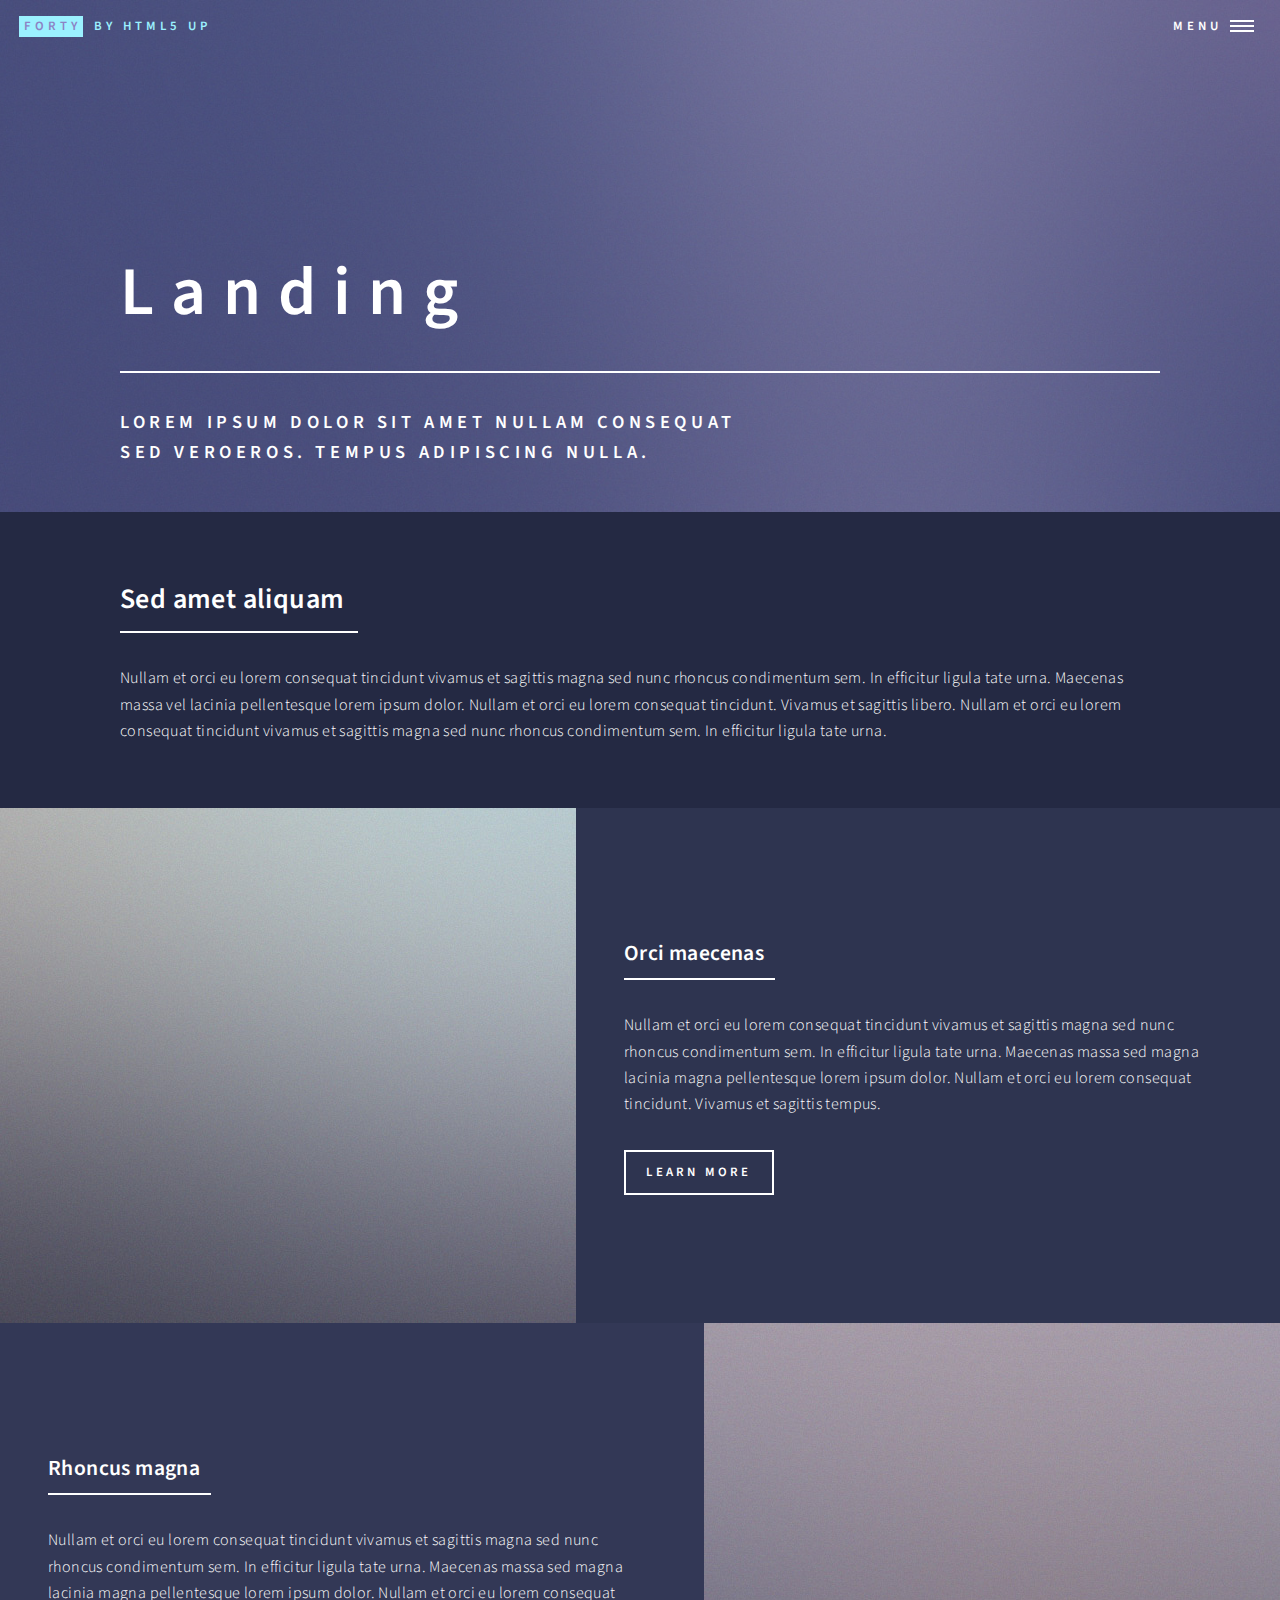
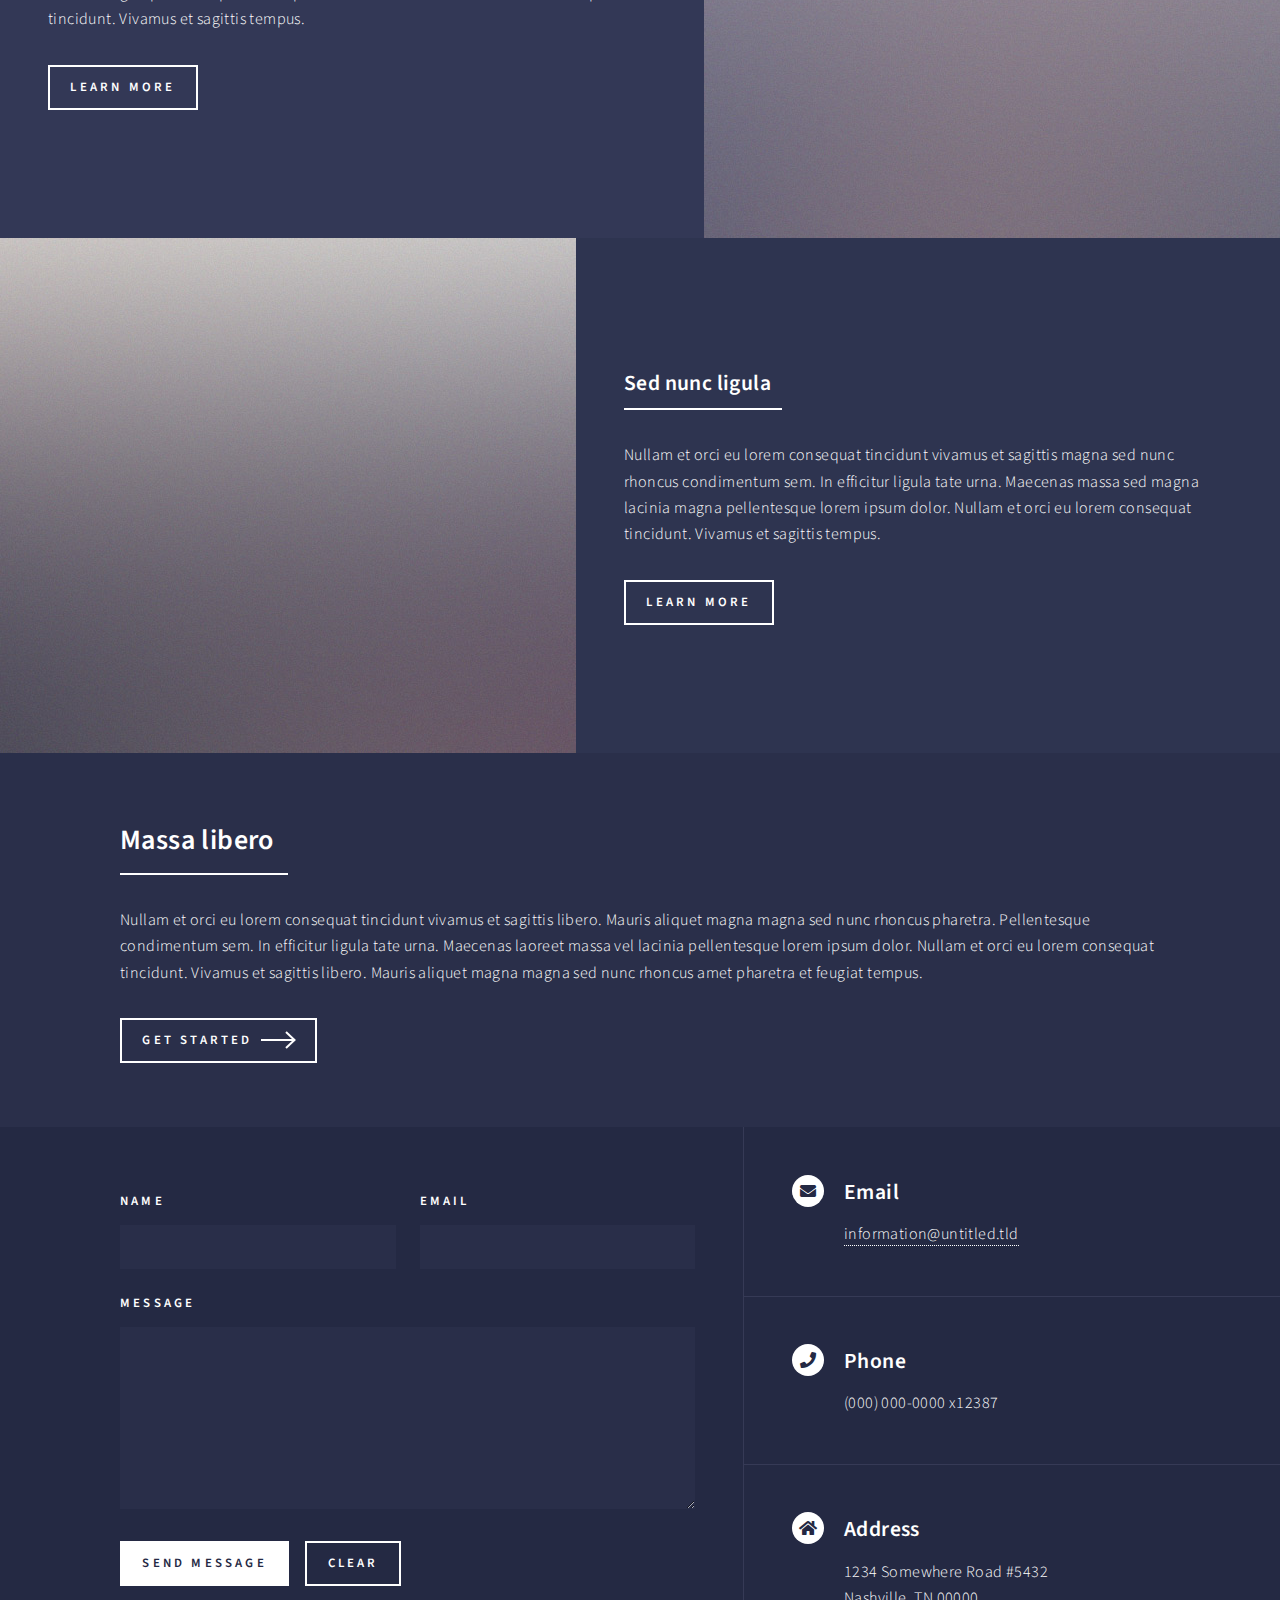
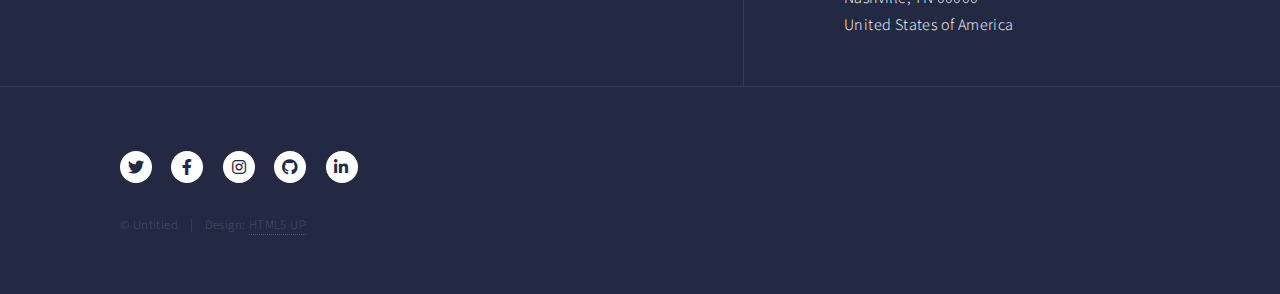
<file: cause copy.html>
<!DOCTYPE HTML>
<!--
	Forty by HTML5 UP
	html5up.net | @ajlkn
	Free for personal and commercial use under the CCA 3.0 license (html5up.net/license)
-->
<html>
	<head>
		<title>Landing - Forty by HTML5 UP</title>
		<meta charset="utf-8" />
		<meta name="viewport" content="width=device-width, initial-scale=1, user-scalable=no" />
		<link rel="stylesheet" href="assets/css/main.css" />
		<noscript><link rel="stylesheet" href="assets/css/noscript.css" /></noscript>
	</head>
	<body class="is-preload">

		<!-- Wrapper -->
			<div id="wrapper">

				<!-- Header -->
				<!-- Note: The "styleN" class below should match that of the banner element. -->
					<header id="header" class="alt style2">
						<a href="index.html" class="logo"><strong>Forty</strong> <span>by HTML5 UP</span></a>
						<nav>
							<a href="#menu">Menu</a>
						</nav>
					</header>

				<!-- Menu -->
					<nav id="menu">
						<ul class="links">
							<li><a href="index.html">Home</a></li>
							<li><a href="landing.html">Landing</a></li>
							<li><a href="generic.html">Generic</a></li>
							<li><a href="elements.html">Elements</a></li>
						</ul>
						<ul class="actions stacked">
							<li><a href="#" class="button primary fit">Get Started</a></li>
							<li><a href="#" class="button fit">Log In</a></li>
						</ul>
					</nav>

				<!-- Banner -->
				<!-- Note: The "styleN" class below should match that of the header element. -->
					<section id="banner" class="style2">
						<div class="inner">
							<span class="image">
								<img src="images/pic07.jpg" alt="" />
							</span>
							<header class="major">
								<h1>Landing</h1>
							</header>
							<div class="content">
								<p>Lorem ipsum dolor sit amet nullam consequat<br />
								sed veroeros. tempus adipiscing nulla.</p>
							</div>
						</div>
					</section>

				<!-- Main -->
					<div id="main">

						<!-- One -->
							<section id="one">
								<div class="inner">
									<header class="major">
										<h2>Sed amet aliquam</h2>
									</header>
									<p>Nullam et orci eu lorem consequat tincidunt vivamus et sagittis magna sed nunc rhoncus condimentum sem. In efficitur ligula tate urna. Maecenas massa vel lacinia pellentesque lorem ipsum dolor. Nullam et orci eu lorem consequat tincidunt. Vivamus et sagittis libero. Nullam et orci eu lorem consequat tincidunt vivamus et sagittis magna sed nunc rhoncus condimentum sem. In efficitur ligula tate urna.</p>
								</div>
							</section>

						<!-- Two -->
							<section id="two" class="spotlights">
								<section>
									<a href="generic.html" class="image">
										<img src="images/pic08.jpg" alt="" data-position="center center" />
									</a>
									<div class="content">
										<div class="inner">
											<header class="major">
												<h3>Orci maecenas</h3>
											</header>
											<p>Nullam et orci eu lorem consequat tincidunt vivamus et sagittis magna sed nunc rhoncus condimentum sem. In efficitur ligula tate urna. Maecenas massa sed magna lacinia magna pellentesque lorem ipsum dolor. Nullam et orci eu lorem consequat tincidunt. Vivamus et sagittis tempus.</p>
											<ul class="actions">
												<li><a href="generic.html" class="button">Learn more</a></li>
											</ul>
										</div>
									</div>
								</section>
								<section>
									<a href="generic.html" class="image">
										<img src="images/pic09.jpg" alt="" data-position="top center" />
									</a>
									<div class="content">
										<div class="inner">
											<header class="major">
												<h3>Rhoncus magna</h3>
											</header>
											<p>Nullam et orci eu lorem consequat tincidunt vivamus et sagittis magna sed nunc rhoncus condimentum sem. In efficitur ligula tate urna. Maecenas massa sed magna lacinia magna pellentesque lorem ipsum dolor. Nullam et orci eu lorem consequat tincidunt. Vivamus et sagittis tempus.</p>
											<ul class="actions">
												<li><a href="generic.html" class="button">Learn more</a></li>
											</ul>
										</div>
									</div>
								</section>
								<section>
									<a href="generic.html" class="image">
										<img src="images/pic10.jpg" alt="" data-position="25% 25%" />
									</a>
									<div class="content">
										<div class="inner">
											<header class="major">
												<h3>Sed nunc ligula</h3>
											</header>
											<p>Nullam et orci eu lorem consequat tincidunt vivamus et sagittis magna sed nunc rhoncus condimentum sem. In efficitur ligula tate urna. Maecenas massa sed magna lacinia magna pellentesque lorem ipsum dolor. Nullam et orci eu lorem consequat tincidunt. Vivamus et sagittis tempus.</p>
											<ul class="actions">
												<li><a href="generic.html" class="button">Learn more</a></li>
											</ul>
										</div>
									</div>
								</section>
							</section>

						<!-- Three -->
							<section id="three">
								<div class="inner">
									<header class="major">
										<h2>Massa libero</h2>
									</header>
									<p>Nullam et orci eu lorem consequat tincidunt vivamus et sagittis libero. Mauris aliquet magna magna sed nunc rhoncus pharetra. Pellentesque condimentum sem. In efficitur ligula tate urna. Maecenas laoreet massa vel lacinia pellentesque lorem ipsum dolor. Nullam et orci eu lorem consequat tincidunt. Vivamus et sagittis libero. Mauris aliquet magna magna sed nunc rhoncus amet pharetra et feugiat tempus.</p>
									<ul class="actions">
										<li><a href="generic.html" class="button next">Get Started</a></li>
									</ul>
								</div>
							</section>

					</div>

				<!-- Contact -->
					<section id="contact">
						<div class="inner">
							<section>
								<form method="post" action="#">
									<div class="fields">
										<div class="field half">
											<label for="name">Name</label>
											<input type="text" name="name" id="name" />
										</div>
										<div class="field half">
											<label for="email">Email</label>
											<input type="text" name="email" id="email" />
										</div>
										<div class="field">
											<label for="message">Message</label>
											<textarea name="message" id="message" rows="6"></textarea>
										</div>
									</div>
									<ul class="actions">
										<li><input type="submit" value="Send Message" class="primary" /></li>
										<li><input type="reset" value="Clear" /></li>
									</ul>
								</form>
							</section>
							<section class="split">
								<section>
									<div class="contact-method">
										<span class="icon solid alt fa-envelope"></span>
										<h3>Email</h3>
										<a href="#">information@untitled.tld</a>
									</div>
								</section>
								<section>
									<div class="contact-method">
										<span class="icon solid alt fa-phone"></span>
										<h3>Phone</h3>
										<span>(000) 000-0000 x12387</span>
									</div>
								</section>
								<section>
									<div class="contact-method">
										<span class="icon solid alt fa-home"></span>
										<h3>Address</h3>
										<span>1234 Somewhere Road #5432<br />
										Nashville, TN 00000<br />
										United States of America</span>
									</div>
								</section>
							</section>
						</div>
					</section>

				<!-- Footer -->
					<footer id="footer">
						<div class="inner">
							<ul class="icons">
								<li><a href="#" class="icon brands alt fa-twitter"><span class="label">Twitter</span></a></li>
								<li><a href="#" class="icon brands alt fa-facebook-f"><span class="label">Facebook</span></a></li>
								<li><a href="#" class="icon brands alt fa-instagram"><span class="label">Instagram</span></a></li>
								<li><a href="#" class="icon brands alt fa-github"><span class="label">GitHub</span></a></li>
								<li><a href="#" class="icon brands alt fa-linkedin-in"><span class="label">LinkedIn</span></a></li>
							</ul>
							<ul class="copyright">
								<li>&copy; Untitled</li><li>Design: <a href="https://html5up.net">HTML5 UP</a></li>
							</ul>
						</div>
					</footer>

			</div>

		<!-- Scripts -->
			<script src="assets/js/jquery.min.js"></script>
			<script src="assets/js/jquery.scrolly.min.js"></script>
			<script src="assets/js/jquery.scrollex.min.js"></script>
			<script src="assets/js/browser.min.js"></script>
			<script src="assets/js/breakpoints.min.js"></script>
			<script src="assets/js/util.js"></script>
			<script src="assets/js/main.js"></script>

	</body>
</html>
</file>
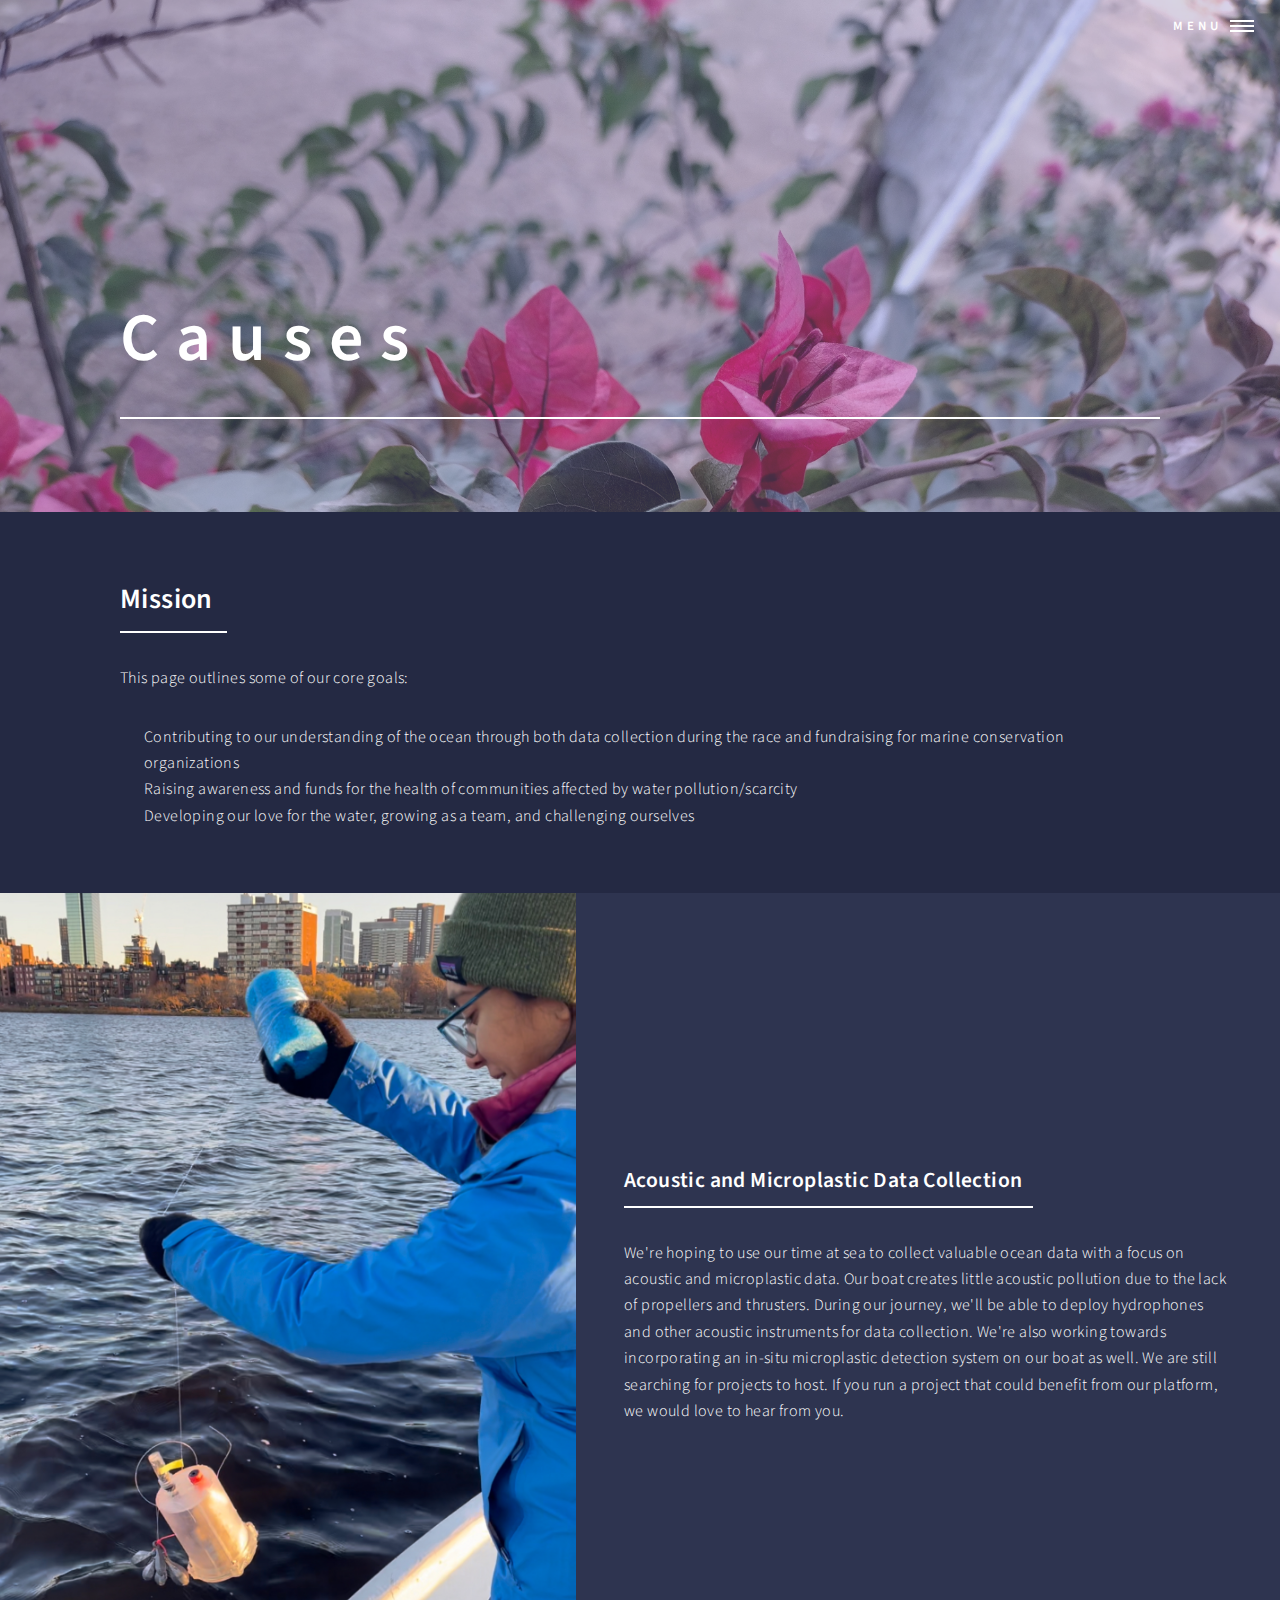
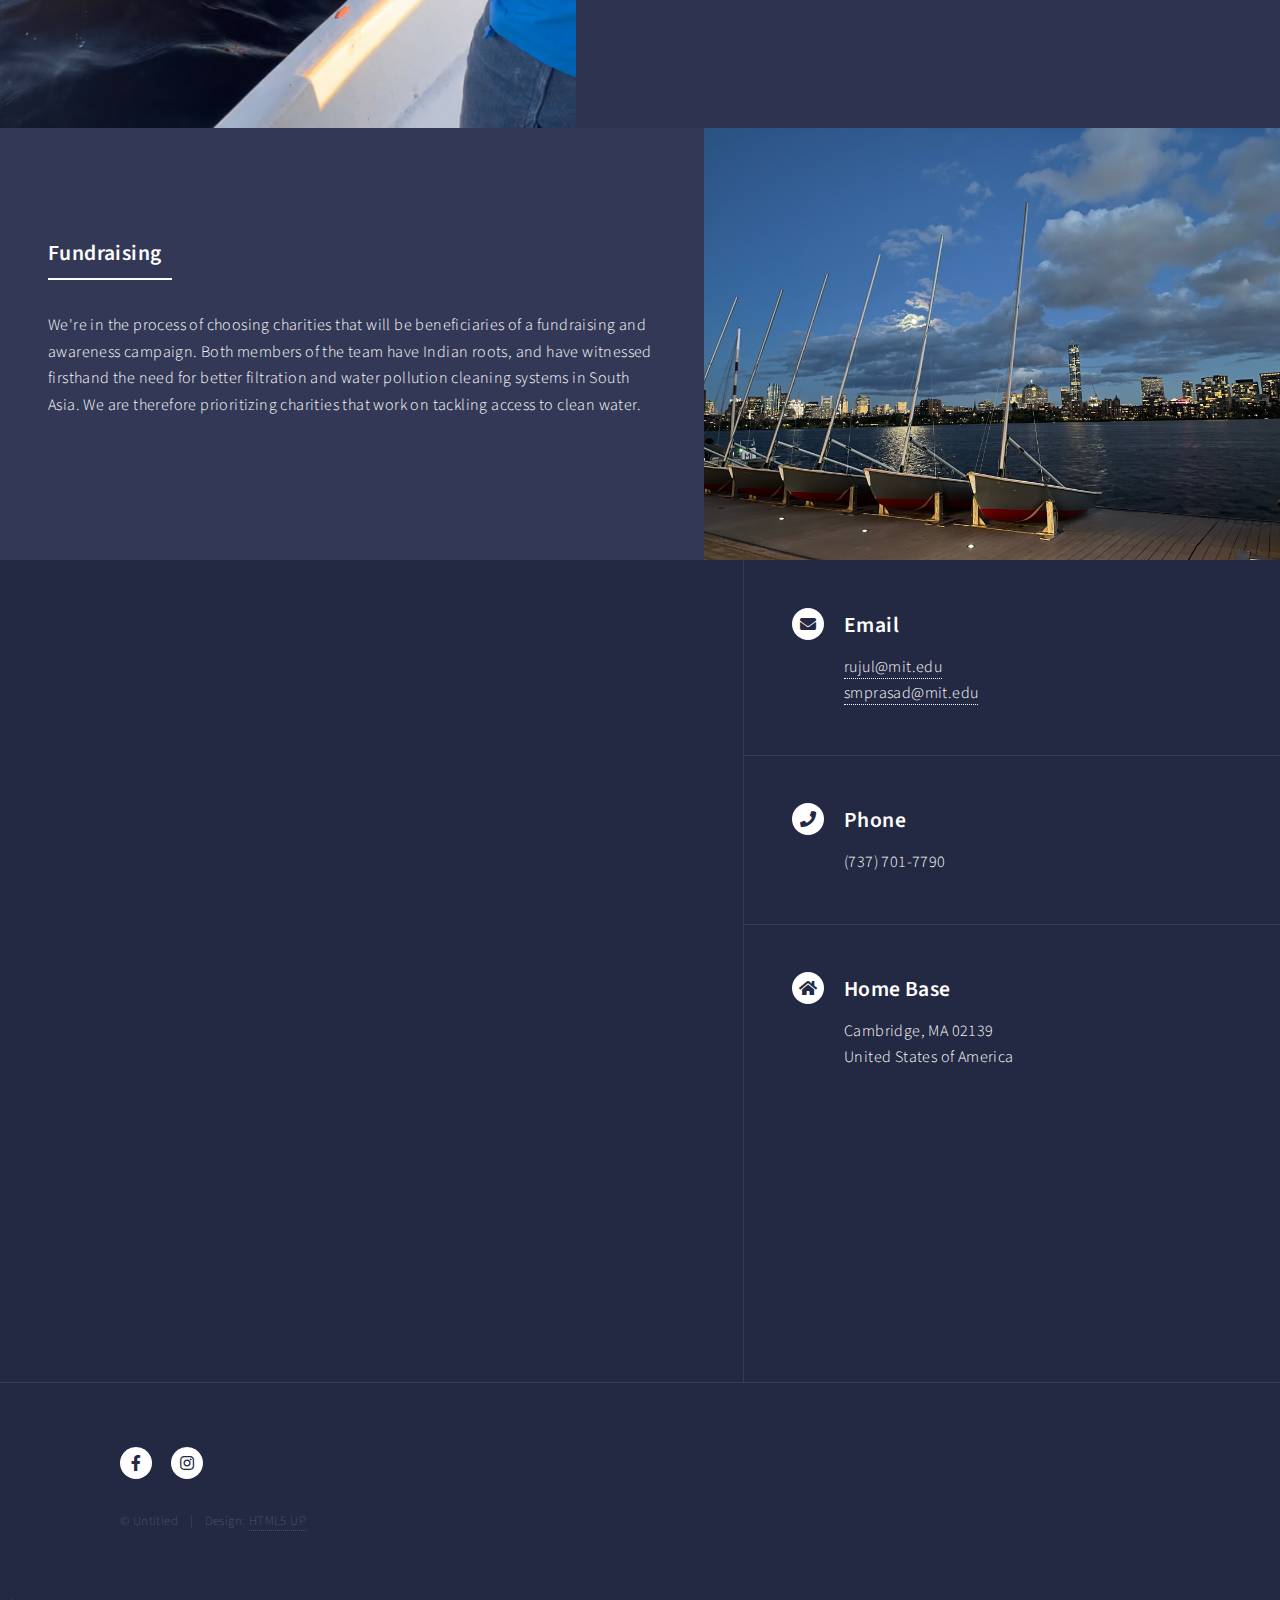
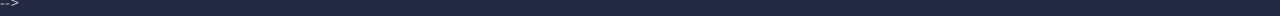
<file: cause.html>
<!DOCTYPE HTML>
<!--
	Forty by HTML5 UP
	html5up.net | @ajlkn
	Free for personal and commercial use under the CCA 3.0 license (html5up.net/license)
-->
<html>
	<head>
		<title>Maaya and Rujul</title>
		<meta charset="utf-8" />
		<meta name="viewport" content="width=device-width, initial-scale=1, user-scalable=no" />
		<link rel="stylesheet" href="assets/css/main.css" />
		<noscript><link rel="stylesheet" href="assets/css/noscript.css" /></noscript>
	</head>
	<body class="is-preload">

		<!-- Wrapper -->
			<div id="wrapper">

				<!-- Header -->
					<header id="header" class="alt">
						<!-- <a href="index.html" class="logo"><strong>Forty</strong> <span>by Rujul and Maya</span></a> -->
						 <nav>
							<a href="#menu">Menu</a>
						</nav>
					</header>

				<!-- Menu-->
					<nav id="menu">
						<ul class="links">
							<li><a href="index.html">Home</a></li>
							<li><a href="route.html">Route</a></li>
							<li><a href="cause.html">Causes</a></li>
							<li><a href="sponsor.html">Sponsor</a></li>
							<li><a href="team.html">Team</a></li>
						</ul>
						<!--<ul class="actions stacked">
							<li><a href="#" class="button primary fit">Get Started</a></li>
							<li><a href="#" class="button fit">Log In</a></li>
						</ul>-->
					</nav>

				<!-- Banner -->
				<!-- Note: The "styleN" class below should match that of the header element. -->
					<section id="banner" class="style2">
						<div class="inner">
							<span class="image">
								<img src="images/header_background4.jpg" alt="" />
							</span>
							<header class="major">
								<h1>Causes</h1>
							</header>
							<!--<div class="content">
								<p>Page under construction.</p>
							</div>-->
						</div>
					</section>

				<!-- Main -->
					<div id="main">

						<!-- One -->
							<section id="one">
								<div class="inner">
									<header class="major">
										<h2>Mission</h2>
									</header>
									<p>This page outlines some of our core goals:
									<ul><li>Contributing to our understanding of the ocean through both data collection during the race and fundraising for marine conservation organizations</li>
										<li>Raising awareness and funds for the health of communities affected by water pollution/scarcity</li>
										<!--<li>Advocating for increased representation and inclusivity in water and adventure sports</li>-->
									<li>Developing our love for the water, growing as a team, and challenging ourselves</li></ul></p>
								</div>
							</section>

						<!-- Two -->
							<section id="two" class="spotlights">
								<section>
									<div class="image">
										<img src="images/deploy.jpg" alt="" data-position="center center" />
									</div>
									<div class="content">
										<div class="inner">
											<header class="major">
												<h3>Acoustic and Microplastic Data Collection</h3>
											</header>
											<p>We're hoping to use our time at sea to collect valuable ocean data with a focus on acoustic and microplastic data. Our boat creates little acoustic pollution due to the
												lack of propellers and thrusters. During our journey, we'll be able to deploy hydrophones and other acoustic instruments for data collection. We're also working towards incorporating an
												in-situ microplastic detection system on our boat as well. We are still searching for projects to host. If you run a project that could benefit from our platform, we would love to hear from you.</p>
											<ul class="actions">
												<!--<li><a href="generic.html" class="button">Learn more</a></li>-->
											</ul>
										</div>
									</div>
								</section>
								<section>
									<div class="image">
										<img src="images/boats.jpeg" alt="" data-position="top center" />
									</div>
									<div class="content">
										<div class="inner">
											<header class="major">
												<h3>Fundraising</h3>
											</header>
											<p>We're in the process of choosing charities that will be beneficiaries of a fundraising and awareness campaign. Both members of the
												team have Indian roots, and have witnessed firsthand the need for better filtration and water pollution cleaning systems in South Asia.
											We are therefore prioritizing charities that work on tackling access to clean water.</p><ul class="actions">
												<!--<li><a href="generic.html" class="button">Learn more</a></li>-->
											</ul>
										</div>
									</div>
								</section>
								<!--<section>
									<div class="image">
										<img src="images/sailing.JPG" alt="" data-position="25% 25%" />
									</div>
									<div class="content">
										<div class="inner">
											<header class="major">
												<h3>Representation</h3>
											</header>
											<p>Our crossing may be the first recorded one by a pair of women of color, and we are on track to be one of the youngest pairs to attempt the crossing.
												Representation is close to our hearts as we hope to assure others like us that the water is a place for them.</p>
											<ul class="actions">
												<!--<li><a href="generic.html" class="button">Learn more</a></li>-->
											<!--</ul>
										</div>
									</div>
								</section>-->
							</section>

						<!-- Three
							<section id="three">
								<div class="inner">
									<header class="major">
										<h2>Massa libero</h2>
									</header>
									<p>Nullam et orci eu lorem consequat tincidunt vivamus et sagittis libero. Mauris aliquet magna magna sed nunc rhoncus pharetra. Pellentesque condimentum sem. In efficitur ligula tate urna. Maecenas laoreet massa vel lacinia pellentesque lorem ipsum dolor. Nullam et orci eu lorem consequat tincidunt. Vivamus et sagittis libero. Mauris aliquet magna magna sed nunc rhoncus amet pharetra et feugiat tempus.</p>
									<ul class="actions">
										<li><a href="generic.html" class="button next">Get Started</a></li>
									</ul>
								</div>
							</section>-->

					</div>

				<!-- Contact -->
				<section id="contact">
					<div class="inner">
						<!--<section>
							<form method="post" action="#">
								<div class="fields">
									<div class="field half">
										<label for="name">Name</label>
										<input type="text" name="name" id="name" />
									</div>
									<div class="field half">
										<label for="email">Email</label>
										<input type="text" name="email" id="email" />
									</div>
									<div class="field">
										<label for="message">Message</label>
										<textarea name="message" id="message" rows="6"></textarea>
									</div>
								</div>
								<ul class="actions">
									<li><input type="submit" value="Send Message" class="primary" /></li>
									<li><input type="reset" value="Clear" /></li>
								</ul>
							</form>
						</section>-->
						<section>
							<iframe src="https://docs.google.com/forms/d/e/1FAIpQLSdHopCLi3pMcyLUY8ANQ5mBGExEsRxUScJ2NeoQ3KgHGTP9DA/viewform?embedded=true" width="640" height="718" frameborder="0" marginheight="0" marginwidth="0">Loading…</iframe>
					</section>
						<section class="split">
							<section>
								<div class="contact-method">
									<span class="icon solid alt fa-envelope"></span>
									<h3>Email</h3>
									<a href="mailto:rujul@mit.edu">rujul@mit.edu</a><br />
									<a href="mailto:smprasad@mit.edu">smprasad@mit.edu</a>
								</div>
							</section>
							<section>
								<div class="contact-method">
									<span class="icon solid alt fa-phone"></span>
									<h3>Phone</h3>
									<span>(737) 701-7790 </span>
								</div>
							</section>
							<section>
								<div class="contact-method">
									<span class="icon solid alt fa-home"></span>
									<h3>Home Base</h3>
									Cambridge, MA 02139<br />
									United States of America</span>
								</div>
							</section>
						</section>
					</div>
				</section>

				<!-- Footer-->
					<footer id="footer">
						<div class="inner">
							<ul class="icons">
								<!--<li><a href="#" class="icon brands alt fa-twitter"><span class="label">Twitter</span></a></li>-->
								<li><a href="#" class="icon brands alt fa-facebook-f"><span class="label">Facebook</span></a></li>
								<li><a href="#" class="icon brands alt fa-instagram"><span class="label">Instagram</span></a></li>
								<!--<li><a href="#" class="icon brands alt fa-github"><span class="label">GitHub</span></a></li>-->
								<!--<li><a href="#" class="icon brands alt fa-linkedin-in"><span class="label">LinkedIn</span></a></li>-->
							</ul>
							<ul class="copyright">
								<li>&copy; Untitled</li><li>Design: <a href="https://html5up.net">HTML5 UP</a></li>
							</ul>
						</div>
					</footer>-->

			</div>

		<!-- Scripts -->
			<script src="assets/js/jquery.min.js"></script>
			<script src="assets/js/jquery.scrolly.min.js"></script>
			<script src="assets/js/jquery.scrollex.min.js"></script>
			<script src="assets/js/browser.min.js"></script>
			<script src="assets/js/breakpoints.min.js"></script>
			<script src="assets/js/util.js"></script>
			<script src="assets/js/main.js"></script>

	</body>
</html>
</file>
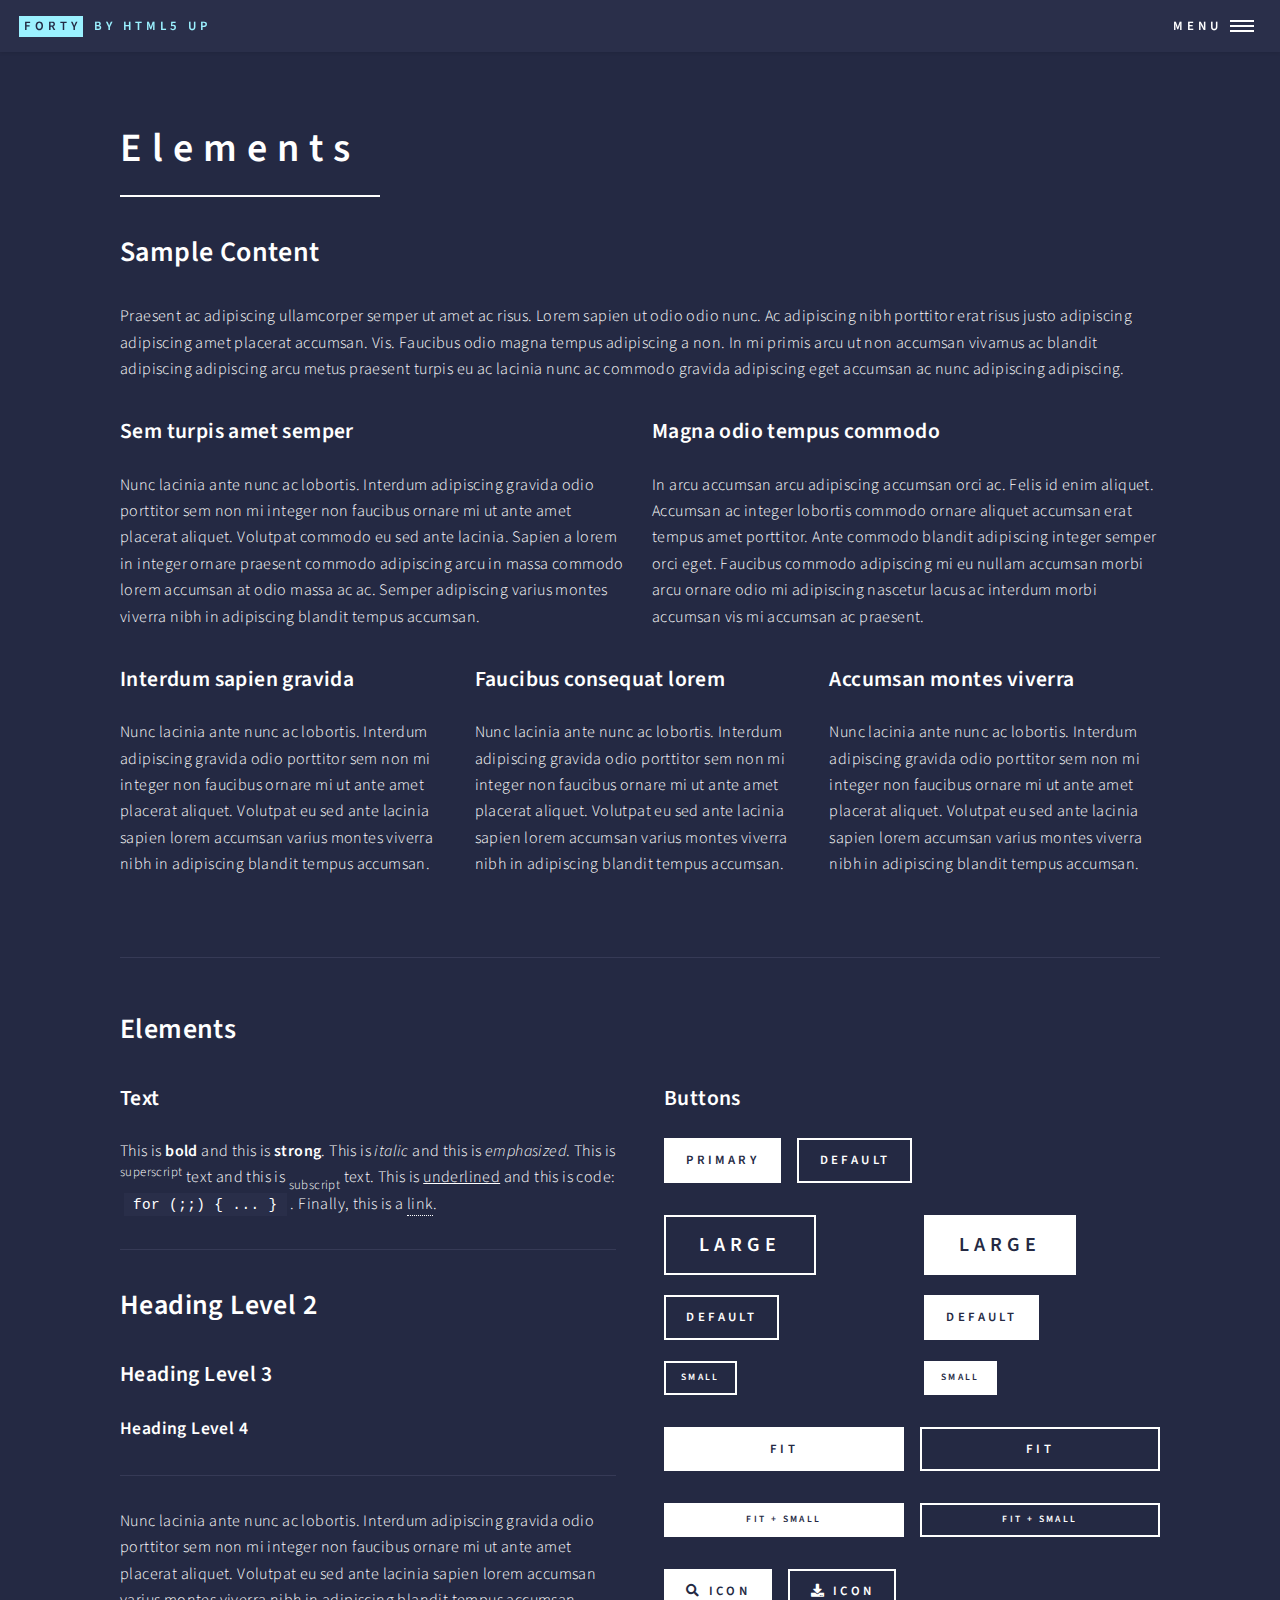
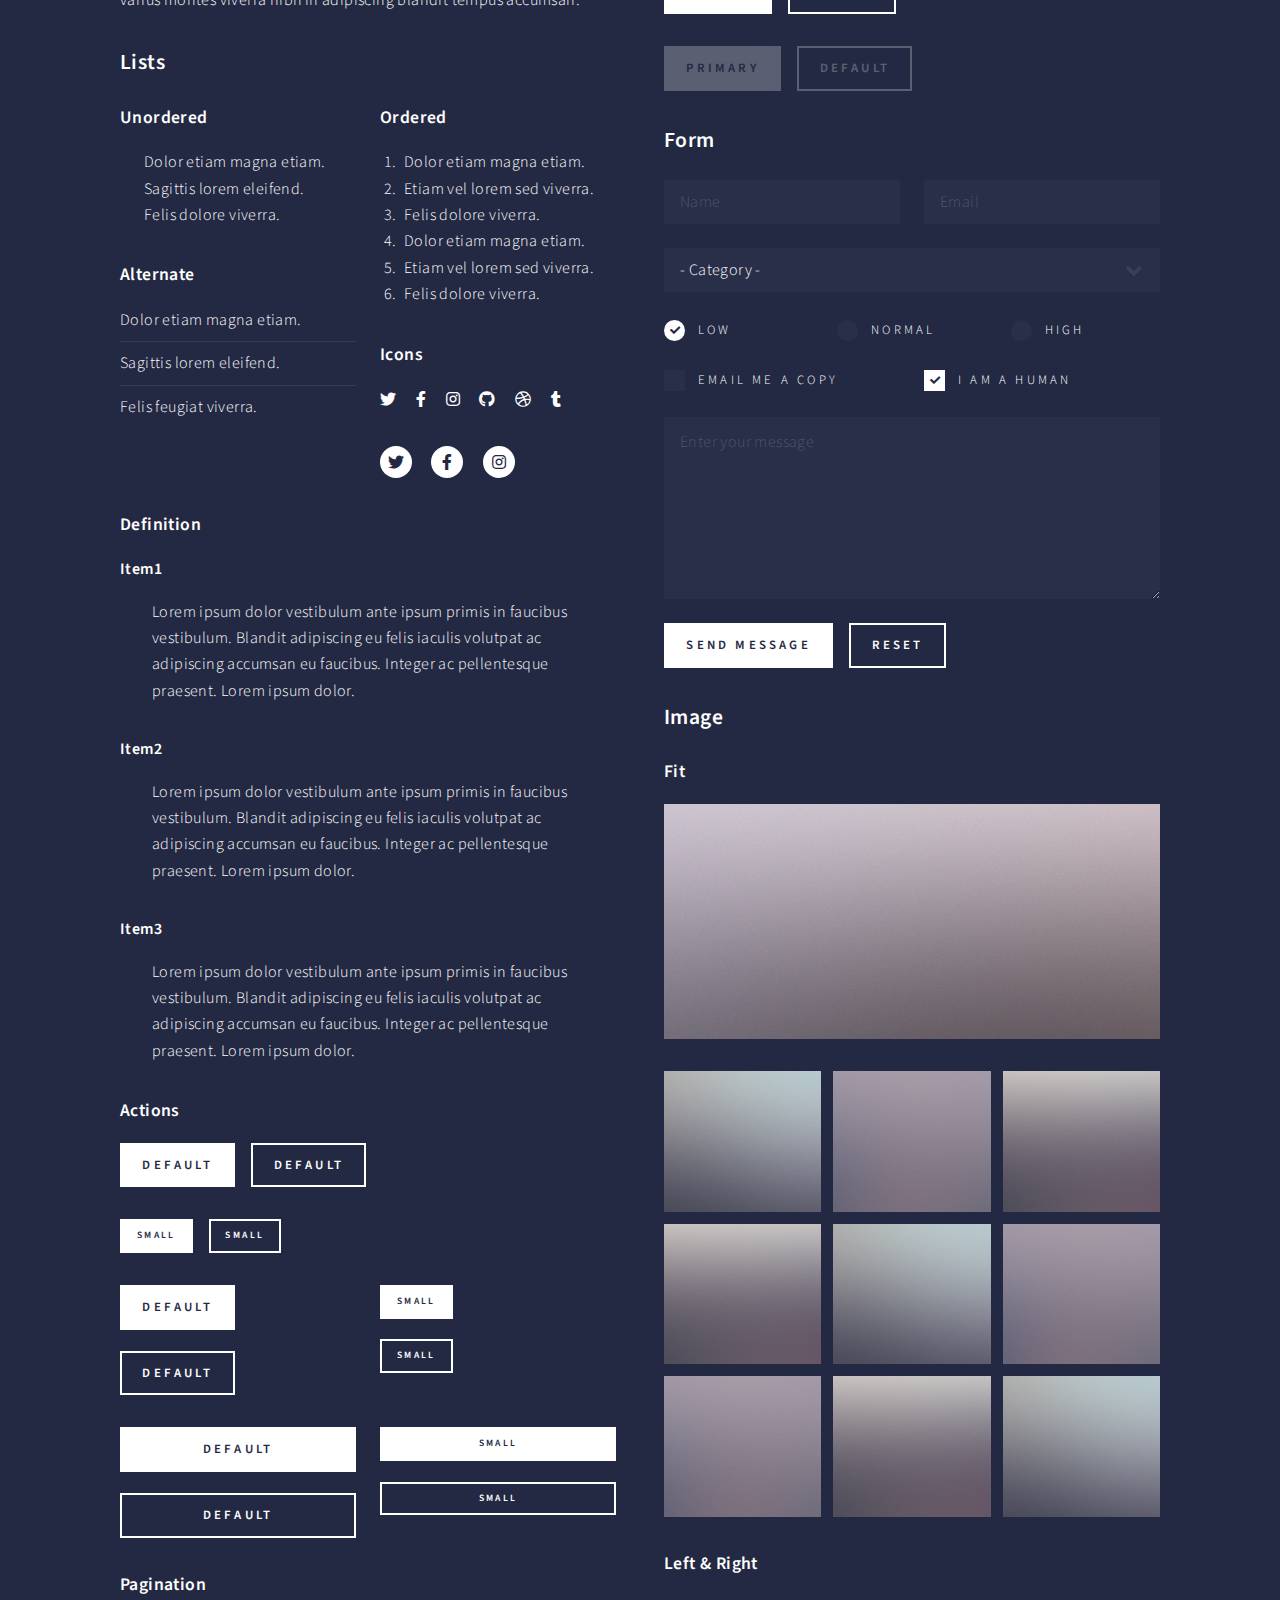
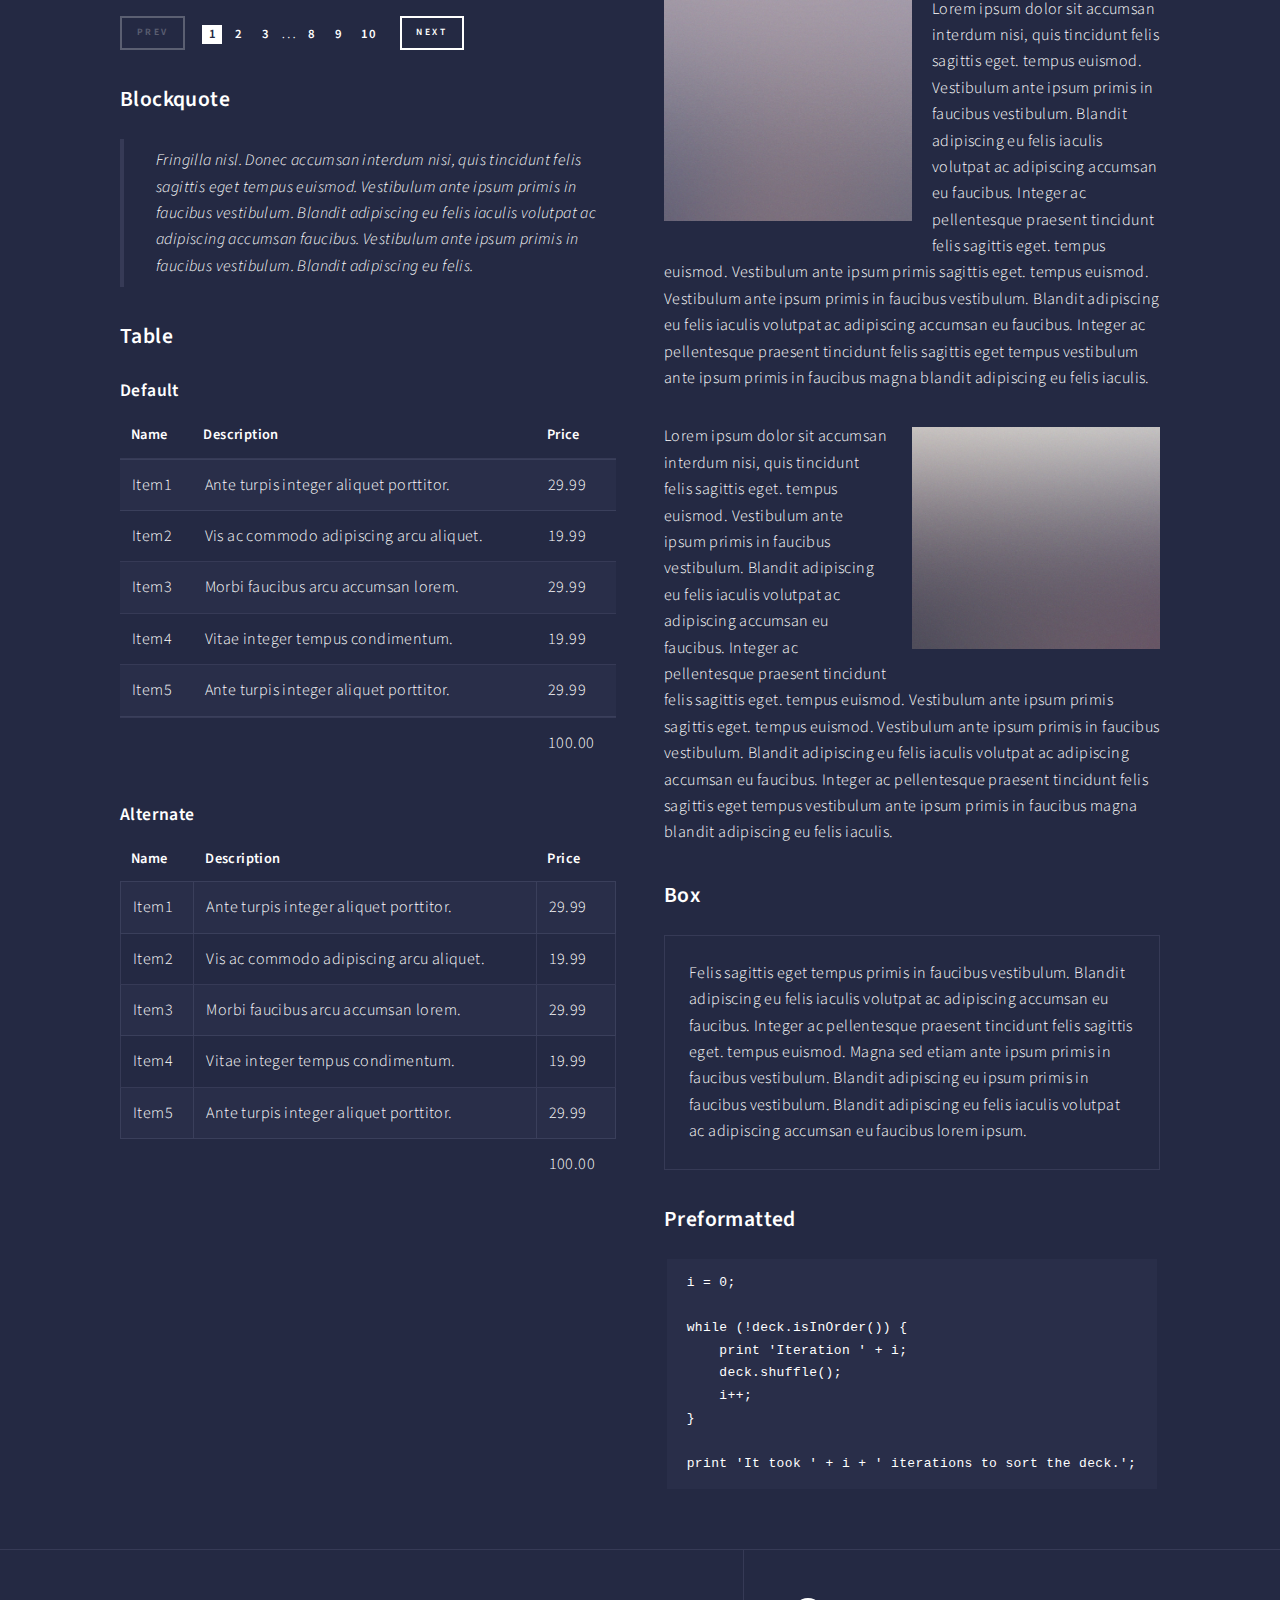
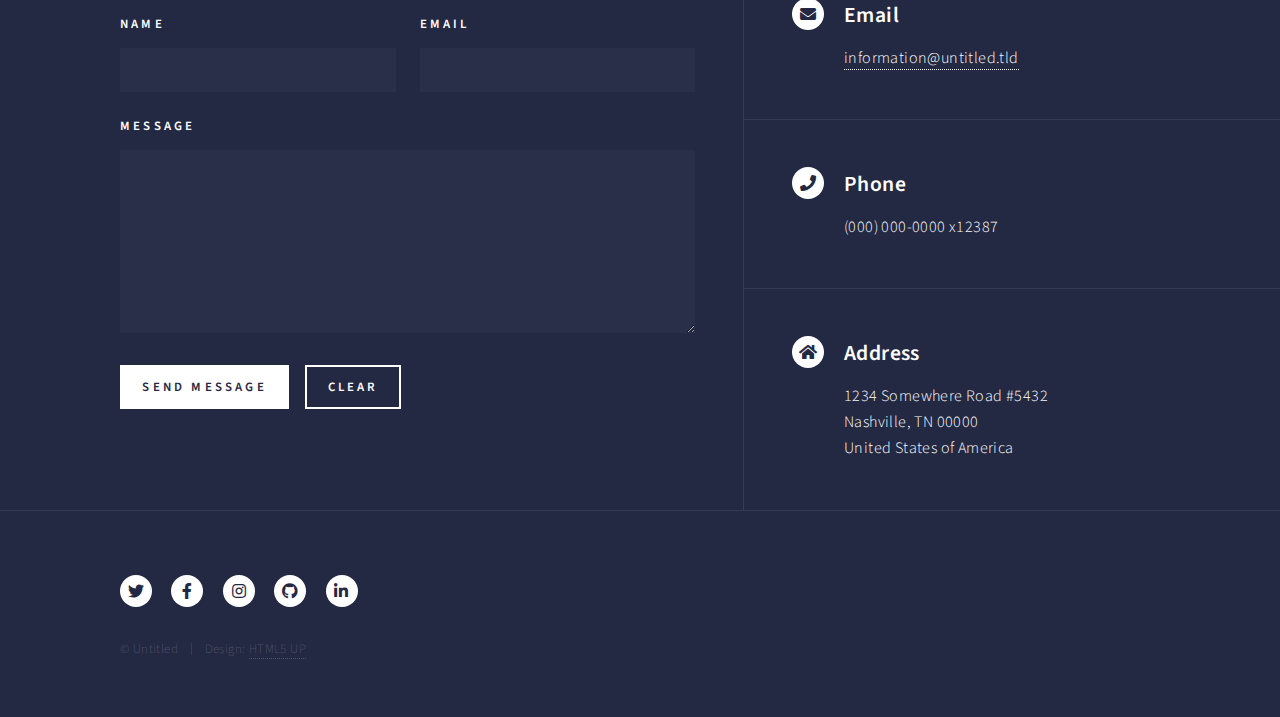
<file: elements.html>
<!DOCTYPE HTML>
<!--
	Forty by HTML5 UP
	html5up.net | @ajlkn
	Free for personal and commercial use under the CCA 3.0 license (html5up.net/license)
-->
<html>
	<head>
		<title>Elements - Forty by HTML5 UP</title>
		<meta charset="utf-8" />
		<meta name="viewport" content="width=device-width, initial-scale=1, user-scalable=no" />
		<link rel="stylesheet" href="assets/css/main.css" />
		<noscript><link rel="stylesheet" href="assets/css/noscript.css" /></noscript>
	</head>
	<body class="is-preload">

		<!-- Wrapper -->
			<div id="wrapper">

				<!-- Header -->
					<header id="header">
						<a href="index.html" class="logo"><strong>Forty</strong> <span>by HTML5 UP</span></a>
						<nav>
							<a href="#menu">Menu</a>
						</nav>
					</header>

				<!-- Menu -->
					<nav id="menu">
						<ul class="links">
							<li><a href="index.html">Home</a></li>
							<li><a href="landing.html">Landing</a></li>
							<li><a href="generic.html">Generic</a></li>
							<li><a href="elements.html">Elements</a></li>
						</ul>
						<ul class="actions stacked">
							<li><a href="#" class="button primary fit">Get Started</a></li>
							<li><a href="#" class="button fit">Log In</a></li>
						</ul>
					</nav>

				<!-- Main -->
					<div id="main" class="alt">

						<!-- One -->
							<section id="one">
								<div class="inner">
									<header class="major">
										<h1>Elements</h1>
									</header>

									<!-- Content -->
										<h2 id="content">Sample Content</h2>
										<p>Praesent ac adipiscing ullamcorper semper ut amet ac risus. Lorem sapien ut odio odio nunc. Ac adipiscing nibh porttitor erat risus justo adipiscing adipiscing amet placerat accumsan. Vis. Faucibus odio magna tempus adipiscing a non. In mi primis arcu ut non accumsan vivamus ac blandit adipiscing adipiscing arcu metus praesent turpis eu ac lacinia nunc ac commodo gravida adipiscing eget accumsan ac nunc adipiscing adipiscing.</p>
										<div class="row">
											<div class="col-6 col-12-small">
												<h3>Sem turpis amet semper</h3>
												<p>Nunc lacinia ante nunc ac lobortis. Interdum adipiscing gravida odio porttitor sem non mi integer non faucibus ornare mi ut ante amet placerat aliquet. Volutpat commodo eu sed ante lacinia. Sapien a lorem in integer ornare praesent commodo adipiscing arcu in massa commodo lorem accumsan at odio massa ac ac. Semper adipiscing varius montes viverra nibh in adipiscing blandit tempus accumsan.</p>
											</div>
											<div class="col-6 col-12-small">
												<h3>Magna odio tempus commodo</h3>
												<p>In arcu accumsan arcu adipiscing accumsan orci ac. Felis id enim aliquet. Accumsan ac integer lobortis commodo ornare aliquet accumsan erat tempus amet porttitor. Ante commodo blandit adipiscing integer semper orci eget. Faucibus commodo adipiscing mi eu nullam accumsan morbi arcu ornare odio mi adipiscing nascetur lacus ac interdum morbi accumsan vis mi accumsan ac praesent.</p>
											</div>
											<!-- Break -->
											<div class="col-4 col-12-medium">
												<h3>Interdum sapien gravida</h3>
												<p>Nunc lacinia ante nunc ac lobortis. Interdum adipiscing gravida odio porttitor sem non mi integer non faucibus ornare mi ut ante amet placerat aliquet. Volutpat eu sed ante lacinia sapien lorem accumsan varius montes viverra nibh in adipiscing blandit tempus accumsan.</p>
											</div>
											<div class="col-4 col-12-medium">
												<h3>Faucibus consequat lorem</h3>
												<p>Nunc lacinia ante nunc ac lobortis. Interdum adipiscing gravida odio porttitor sem non mi integer non faucibus ornare mi ut ante amet placerat aliquet. Volutpat eu sed ante lacinia sapien lorem accumsan varius montes viverra nibh in adipiscing blandit tempus accumsan.</p>
											</div>
											<div class="col-4 col-12-medium">
												<h3>Accumsan montes viverra</h3>
												<p>Nunc lacinia ante nunc ac lobortis. Interdum adipiscing gravida odio porttitor sem non mi integer non faucibus ornare mi ut ante amet placerat aliquet. Volutpat eu sed ante lacinia sapien lorem accumsan varius montes viverra nibh in adipiscing blandit tempus accumsan.</p>
											</div>
										</div>

									<hr class="major" />

									<!-- Elements -->
										<h2 id="elements">Elements</h2>
										<div class="row gtr-200">
											<div class="col-6 col-12-medium">

												<!-- Text stuff -->
													<h3>Text</h3>
													<p>This is <b>bold</b> and this is <strong>strong</strong>. This is <i>italic</i> and this is <em>emphasized</em>.
													This is <sup>superscript</sup> text and this is <sub>subscript</sub> text.
													This is <u>underlined</u> and this is code: <code>for (;;) { ... }</code>.
													Finally, this is a <a href="#">link</a>.</p>
													<hr />
													<h2>Heading Level 2</h2>
													<h3>Heading Level 3</h3>
													<h4>Heading Level 4</h4>
													<hr />
													<p>Nunc lacinia ante nunc ac lobortis. Interdum adipiscing gravida odio porttitor sem non mi integer non faucibus ornare mi ut ante amet placerat aliquet. Volutpat eu sed ante lacinia sapien lorem accumsan varius montes viverra nibh in adipiscing blandit tempus accumsan.</p>

												<!-- Lists -->
													<h3>Lists</h3>
													<div class="row">
														<div class="col-6 col-12-small">

															<h4>Unordered</h4>
															<ul>
																<li>Dolor etiam magna etiam.</li>
																<li>Sagittis lorem eleifend.</li>
																<li>Felis dolore viverra.</li>
															</ul>

															<h4>Alternate</h4>
															<ul class="alt">
																<li>Dolor etiam magna etiam.</li>
																<li>Sagittis lorem eleifend.</li>
																<li>Felis feugiat viverra.</li>
															</ul>

														</div>
														<div class="col-6 col-12-small">

															<h4>Ordered</h4>
															<ol>
																<li>Dolor etiam magna etiam.</li>
																<li>Etiam vel lorem sed viverra.</li>
																<li>Felis dolore viverra.</li>
																<li>Dolor etiam magna etiam.</li>
																<li>Etiam vel lorem sed viverra.</li>
																<li>Felis dolore viverra.</li>
															</ol>

															<h4>Icons</h4>
															<ul class="icons">
																<li><a href="#" class="icon brands fa-twitter"><span class="label">Twitter</span></a></li>
																<li><a href="#" class="icon brands fa-facebook-f"><span class="label">Facebook</span></a></li>
																<li><a href="#" class="icon brands fa-instagram"><span class="label">Instagram</span></a></li>
																<li><a href="#" class="icon brands fa-github"><span class="label">Github</span></a></li>
																<li><a href="#" class="icon brands fa-dribbble"><span class="label">Dribbble</span></a></li>
																<li><a href="#" class="icon brands fa-tumblr"><span class="label">Tumblr</span></a></li>
															</ul>
															<ul class="icons">
																<li><a href="#" class="icon brands alt fa-twitter"><span class="label">Twitter</span></a></li>
																<li><a href="#" class="icon brands alt fa-facebook-f"><span class="label">Facebook</span></a></li>
																<li><a href="#" class="icon brands alt fa-instagram"><span class="label">Instagram</span></a></li>
															</ul>

														</div>
													</div>
													<h4>Definition</h4>
													<dl>
														<dt>Item1</dt>
														<dd>
															<p>Lorem ipsum dolor vestibulum ante ipsum primis in faucibus vestibulum. Blandit adipiscing eu felis iaculis volutpat ac adipiscing accumsan eu faucibus. Integer ac pellentesque praesent. Lorem ipsum dolor.</p>
														</dd>
														<dt>Item2</dt>
														<dd>
															<p>Lorem ipsum dolor vestibulum ante ipsum primis in faucibus vestibulum. Blandit adipiscing eu felis iaculis volutpat ac adipiscing accumsan eu faucibus. Integer ac pellentesque praesent. Lorem ipsum dolor.</p>
														</dd>
														<dt>Item3</dt>
														<dd>
															<p>Lorem ipsum dolor vestibulum ante ipsum primis in faucibus vestibulum. Blandit adipiscing eu felis iaculis volutpat ac adipiscing accumsan eu faucibus. Integer ac pellentesque praesent. Lorem ipsum dolor.</p>
														</dd>
													</dl>

													<h4>Actions</h4>
													<ul class="actions">
														<li><a href="#" class="button primary">Default</a></li>
														<li><a href="#" class="button">Default</a></li>
													</ul>
													<ul class="actions small">
														<li><a href="#" class="button primary small">Small</a></li>
														<li><a href="#" class="button small">Small</a></li>
													</ul>
													<div class="row">
														<div class="col-6 col-12-small">
															<ul class="actions stacked">
																<li><a href="#" class="button primary">Default</a></li>
																<li><a href="#" class="button">Default</a></li>
															</ul>
														</div>
														<div class="col-6 col-12-small">
															<ul class="actions stacked">
																<li><a href="#" class="button primary small">Small</a></li>
																<li><a href="#" class="button small">Small</a></li>
															</ul>
														</div>
														<div class="col-6 col-12-small">
															<ul class="actions stacked">
																<li><a href="#" class="button primary fit">Default</a></li>
																<li><a href="#" class="button fit">Default</a></li>
															</ul>
														</div>
														<div class="col-6 col-12-small">
															<ul class="actions stacked">
																<li><a href="#" class="button primary small fit">Small</a></li>
																<li><a href="#" class="button small fit">Small</a></li>
															</ul>
														</div>
													</div>

													<h4>Pagination</h4>
													<ul class="pagination">
														<li><span class="button small disabled">Prev</span></li>
														<li><a href="#" class="page active">1</a></li>
														<li><a href="#" class="page">2</a></li>
														<li><a href="#" class="page">3</a></li>
														<li><span>&hellip;</span></li>
														<li><a href="#" class="page">8</a></li>
														<li><a href="#" class="page">9</a></li>
														<li><a href="#" class="page">10</a></li>
														<li><a href="#" class="button small">Next</a></li>
													</ul>

												<!-- Blockquote -->
													<h3>Blockquote</h3>
													<blockquote>Fringilla nisl. Donec accumsan interdum nisi, quis tincidunt felis sagittis eget tempus euismod. Vestibulum ante ipsum primis in faucibus vestibulum. Blandit adipiscing eu felis iaculis volutpat ac adipiscing accumsan faucibus. Vestibulum ante ipsum primis in faucibus vestibulum. Blandit adipiscing eu felis.</blockquote>

												<!-- Table -->
													<h3>Table</h3>

													<h4>Default</h4>
													<div class="table-wrapper">
														<table>
															<thead>
																<tr>
																	<th>Name</th>
																	<th>Description</th>
																	<th>Price</th>
																</tr>
															</thead>
															<tbody>
																<tr>
																	<td>Item1</td>
																	<td>Ante turpis integer aliquet porttitor.</td>
																	<td>29.99</td>
																</tr>
																<tr>
																	<td>Item2</td>
																	<td>Vis ac commodo adipiscing arcu aliquet.</td>
																	<td>19.99</td>
																</tr>
																<tr>
																	<td>Item3</td>
																	<td> Morbi faucibus arcu accumsan lorem.</td>
																	<td>29.99</td>
																</tr>
																<tr>
																	<td>Item4</td>
																	<td>Vitae integer tempus condimentum.</td>
																	<td>19.99</td>
																</tr>
																<tr>
																	<td>Item5</td>
																	<td>Ante turpis integer aliquet porttitor.</td>
																	<td>29.99</td>
																</tr>
															</tbody>
															<tfoot>
																<tr>
																	<td colspan="2"></td>
																	<td>100.00</td>
																</tr>
															</tfoot>
														</table>
													</div>

													<h4>Alternate</h4>
													<div class="table-wrapper">
														<table class="alt">
															<thead>
																<tr>
																	<th>Name</th>
																	<th>Description</th>
																	<th>Price</th>
																</tr>
															</thead>
															<tbody>
																<tr>
																	<td>Item1</td>
																	<td>Ante turpis integer aliquet porttitor.</td>
																	<td>29.99</td>
																</tr>
																<tr>
																	<td>Item2</td>
																	<td>Vis ac commodo adipiscing arcu aliquet.</td>
																	<td>19.99</td>
																</tr>
																<tr>
																	<td>Item3</td>
																	<td> Morbi faucibus arcu accumsan lorem.</td>
																	<td>29.99</td>
																</tr>
																<tr>
																	<td>Item4</td>
																	<td>Vitae integer tempus condimentum.</td>
																	<td>19.99</td>
																</tr>
																<tr>
																	<td>Item5</td>
																	<td>Ante turpis integer aliquet porttitor.</td>
																	<td>29.99</td>
																</tr>
															</tbody>
															<tfoot>
																<tr>
																	<td colspan="2"></td>
																	<td>100.00</td>
																</tr>
															</tfoot>
														</table>
													</div>

											</div>
											<div class="col-6 col-12-medium">

												<!-- Buttons -->
													<h3>Buttons</h3>
													<ul class="actions">
														<li><a href="#" class="button primary">Primary</a></li>
														<li><a href="#" class="button">Default</a></li>
													</ul>
													<div class="row">
														<div class="col-6 col-12-xsmall">
															<ul class="actions stacked">
																<li><a href="#" class="button large">Large</a></li>
																<li><a href="#" class="button">Default</a></li>
																<li><a href="#" class="button small">Small</a></li>
															</ul>
														</div>
														<div class="col-6 col-12-xsmall">
															<ul class="actions stacked">
																<li><a href="#" class="button primary large">Large</a></li>
																<li><a href="#" class="button primary">Default</a></li>
																<li><a href="#" class="button primary small">Small</a></li>
															</ul>
														</div>
													</div>
													<ul class="actions fit">
														<li><a href="#" class="button primary fit">Fit</a></li>
														<li><a href="#" class="button fit">Fit</a></li>
													</ul>
													<ul class="actions fit small">
														<li><a href="#" class="button primary fit small">Fit + Small</a></li>
														<li><a href="#" class="button fit small">Fit + Small</a></li>
													</ul>
													<ul class="actions">
														<li><a href="#" class="button primary icon solid fa-search">Icon</a></li>
														<li><a href="#" class="button icon solid fa-download">Icon</a></li>
													</ul>
													<ul class="actions">
														<li><span class="button primary disabled">Primary</span></li>
														<li><span class="button disabled">Default</span></li>
													</ul>

												<!-- Form -->
													<h3>Form</h3>

													<form method="post" action="#">
														<div class="row gtr-uniform">
															<div class="col-6 col-12-xsmall">
																<input type="text" name="demo-name" id="demo-name" value="" placeholder="Name" />
															</div>
															<div class="col-6 col-12-xsmall">
																<input type="email" name="demo-email" id="demo-email" value="" placeholder="Email" />
															</div>
															<!-- Break -->
															<div class="col-12">
																<select name="demo-category" id="demo-category">
																	<option value="">- Category -</option>
																	<option value="1">Manufacturing</option>
																	<option value="1">Shipping</option>
																	<option value="1">Administration</option>
																	<option value="1">Human Resources</option>
																</select>
															</div>
															<!-- Break -->
															<div class="col-4 col-12-small">
																<input type="radio" id="demo-priority-low" name="demo-priority" checked>
																<label for="demo-priority-low">Low</label>
															</div>
															<div class="col-4 col-12-small">
																<input type="radio" id="demo-priority-normal" name="demo-priority">
																<label for="demo-priority-normal">Normal</label>
															</div>
															<div class="col-4 col-12-small">
																<input type="radio" id="demo-priority-high" name="demo-priority">
																<label for="demo-priority-high">High</label>
															</div>
															<!-- Break -->
															<div class="col-6 col-12-small">
																<input type="checkbox" id="demo-copy" name="demo-copy">
																<label for="demo-copy">Email me a copy</label>
															</div>
															<div class="col-6 col-12-small">
																<input type="checkbox" id="demo-human" name="demo-human" checked>
																<label for="demo-human">I am a human</label>
															</div>
															<!-- Break -->
															<div class="col-12">
																<textarea name="demo-message" id="demo-message" placeholder="Enter your message" rows="6"></textarea>
															</div>
															<!-- Break -->
															<div class="col-12">
																<ul class="actions">
																	<li><input type="submit" value="Send Message" class="primary" /></li>
																	<li><input type="reset" value="Reset" /></li>
																</ul>
															</div>
														</div>
													</form>

												<!-- Image -->
													<h3>Image</h3>

													<h4>Fit</h4>
													<span class="image fit"><img src="images/pic03.jpg" alt="" /></span>
													<div class="box alt">
														<div class="row gtr-50 gtr-uniform">
															<div class="col-4"><span class="image fit"><img src="images/pic08.jpg" alt="" /></span></div>
															<div class="col-4"><span class="image fit"><img src="images/pic09.jpg" alt="" /></span></div>
															<div class="col-4"><span class="image fit"><img src="images/pic10.jpg" alt="" /></span></div>
															<!-- Break -->
															<div class="col-4"><span class="image fit"><img src="images/pic10.jpg" alt="" /></span></div>
															<div class="col-4"><span class="image fit"><img src="images/pic08.jpg" alt="" /></span></div>
															<div class="col-4"><span class="image fit"><img src="images/pic09.jpg" alt="" /></span></div>
															<!-- Break -->
															<div class="col-4"><span class="image fit"><img src="images/pic09.jpg" alt="" /></span></div>
															<div class="col-4"><span class="image fit"><img src="images/pic10.jpg" alt="" /></span></div>
															<div class="col-4"><span class="image fit"><img src="images/pic08.jpg" alt="" /></span></div>
														</div>
													</div>

													<h4>Left &amp; Right</h4>
													<p><span class="image left"><img src="images/pic09.jpg" alt="" /></span>Lorem ipsum dolor sit accumsan interdum nisi, quis tincidunt felis sagittis eget. tempus euismod. Vestibulum ante ipsum primis in faucibus vestibulum. Blandit adipiscing eu felis iaculis volutpat ac adipiscing accumsan eu faucibus. Integer ac pellentesque praesent tincidunt felis sagittis eget. tempus euismod. Vestibulum ante ipsum primis sagittis eget. tempus euismod. Vestibulum ante ipsum primis in faucibus vestibulum. Blandit adipiscing eu felis iaculis volutpat ac adipiscing accumsan eu faucibus. Integer ac pellentesque praesent tincidunt felis sagittis eget tempus vestibulum ante ipsum primis in faucibus magna blandit adipiscing eu felis iaculis.</p>
													<p><span class="image right"><img src="images/pic10.jpg" alt="" /></span>Lorem ipsum dolor sit accumsan interdum nisi, quis tincidunt felis sagittis eget. tempus euismod. Vestibulum ante ipsum primis in faucibus vestibulum. Blandit adipiscing eu felis iaculis volutpat ac adipiscing accumsan eu faucibus. Integer ac pellentesque praesent tincidunt felis sagittis eget. tempus euismod. Vestibulum ante ipsum primis sagittis eget. tempus euismod. Vestibulum ante ipsum primis in faucibus vestibulum. Blandit adipiscing eu felis iaculis volutpat ac adipiscing accumsan eu faucibus. Integer ac pellentesque praesent tincidunt felis sagittis eget tempus vestibulum ante ipsum primis in faucibus magna blandit adipiscing eu felis iaculis.</p>

												<!-- Box -->
													<h3>Box</h3>
													<div class="box">
														<p>Felis sagittis eget tempus primis in faucibus vestibulum. Blandit adipiscing eu felis iaculis volutpat ac adipiscing accumsan eu faucibus. Integer ac pellentesque praesent tincidunt felis sagittis eget. tempus euismod. Magna sed etiam ante ipsum primis in faucibus vestibulum. Blandit adipiscing eu ipsum primis in faucibus vestibulum. Blandit adipiscing eu felis iaculis volutpat ac adipiscing accumsan eu faucibus lorem ipsum.</p>
													</div>

												<!-- Preformatted Code -->
													<h3>Preformatted</h3>
													<pre><code>i = 0;

while (!deck.isInOrder()) {
    print 'Iteration ' + i;
    deck.shuffle();
    i++;
}

print 'It took ' + i + ' iterations to sort the deck.';
</code></pre>

											</div>
										</div>

								</div>
							</section>

					</div>

				<!-- Contact -->
					<section id="contact">
						<div class="inner">
							<section>
								<form method="post" action="#">
									<div class="fields">
										<div class="field half">
											<label for="name">Name</label>
											<input type="text" name="name" id="name" />
										</div>
										<div class="field half">
											<label for="email">Email</label>
											<input type="text" name="email" id="email" />
										</div>
										<div class="field">
											<label for="message">Message</label>
											<textarea name="message" id="message" rows="6"></textarea>
										</div>
									</div>
									<ul class="actions">
										<li><input type="submit" value="Send Message" class="primary" /></li>
										<li><input type="reset" value="Clear" /></li>
									</ul>
								</form>
							</section>
							<section class="split">
								<section>
									<div class="contact-method">
										<span class="icon solid alt fa-envelope"></span>
										<h3>Email</h3>
										<a href="#">information@untitled.tld</a>
									</div>
								</section>
								<section>
									<div class="contact-method">
										<span class="icon solid alt fa-phone"></span>
										<h3>Phone</h3>
										<span>(000) 000-0000 x12387</span>
									</div>
								</section>
								<section>
									<div class="contact-method">
										<span class="icon solid alt fa-home"></span>
										<h3>Address</h3>
										<span>1234 Somewhere Road #5432<br />
										Nashville, TN 00000<br />
										United States of America</span>
									</div>
								</section>
							</section>
						</div>
					</section>

				<!-- Footer -->
					<footer id="footer">
						<div class="inner">
							<ul class="icons">
								<li><a href="#" class="icon brands alt fa-twitter"><span class="label">Twitter</span></a></li>
								<li><a href="#" class="icon brands alt fa-facebook-f"><span class="label">Facebook</span></a></li>
								<li><a href="#" class="icon brands alt fa-instagram"><span class="label">Instagram</span></a></li>
								<li><a href="#" class="icon brands alt fa-github"><span class="label">GitHub</span></a></li>
								<li><a href="#" class="icon brands alt fa-linkedin-in"><span class="label">LinkedIn</span></a></li>
							</ul>
							<ul class="copyright">
								<li>&copy; Untitled</li><li>Design: <a href="https://html5up.net">HTML5 UP</a></li>
							</ul>
						</div>
					</footer>

			</div>

		<!-- Scripts -->
			<script src="assets/js/jquery.min.js"></script>
			<script src="assets/js/jquery.scrolly.min.js"></script>
			<script src="assets/js/jquery.scrollex.min.js"></script>
			<script src="assets/js/browser.min.js"></script>
			<script src="assets/js/breakpoints.min.js"></script>
			<script src="assets/js/util.js"></script>
			<script src="assets/js/main.js"></script>

	</body>
</html>
</file>
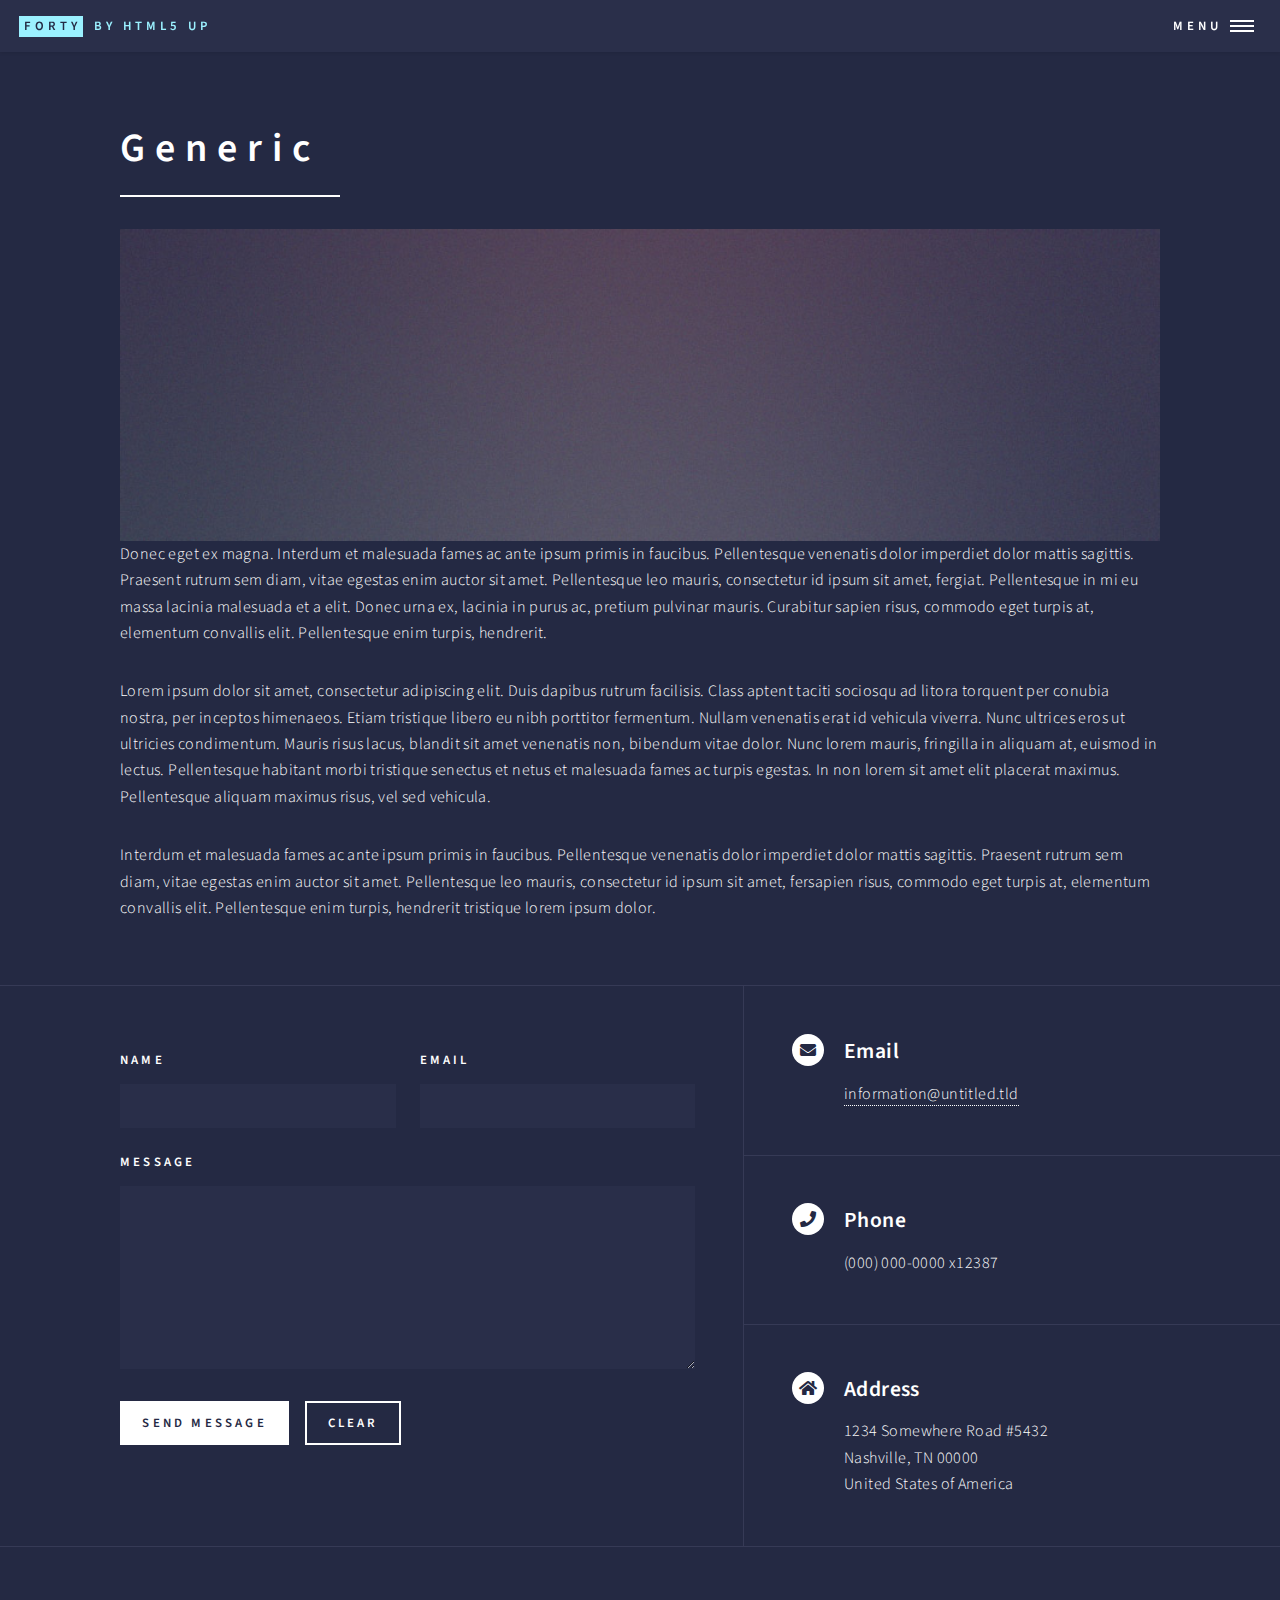
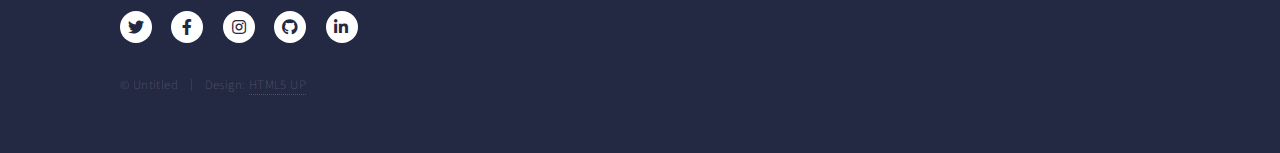
<file: generic.html>
<!DOCTYPE HTML>
<!--
	Forty by HTML5 UP
	html5up.net | @ajlkn
	Free for personal and commercial use under the CCA 3.0 license (html5up.net/license)
-->
<html>
	<head>
		<title>Generic - Forty by HTML5 UP</title>
		<meta charset="utf-8" />
		<meta name="viewport" content="width=device-width, initial-scale=1, user-scalable=no" />
		<link rel="stylesheet" href="assets/css/main.css" />
		<noscript><link rel="stylesheet" href="assets/css/noscript.css" /></noscript>
	</head>
	<body class="is-preload">

		<!-- Wrapper -->
			<div id="wrapper">

				<!-- Header -->
					<header id="header">
						<a href="index.html" class="logo"><strong>Forty</strong> <span>by HTML5 UP</span></a>
						<nav>
							<a href="#menu">Menu</a>
						</nav>
					</header>

				<!-- Menu -->
					<nav id="menu">
						<ul class="links">
							<li><a href="index.html">Home</a></li>
							<li><a href="landing.html">Landing</a></li>
							<li><a href="generic.html">Generic</a></li>
							<li><a href="elements.html">Elements</a></li>
						</ul>
						<ul class="actions stacked">
							<li><a href="#" class="button primary fit">Get Started</a></li>
							<li><a href="#" class="button fit">Log In</a></li>
						</ul>
					</nav>

				<!-- Main -->
					<div id="main" class="alt">

						<!-- One -->
							<section id="one">
								<div class="inner">
									<header class="major">
										<h1>Generic</h1>
									</header>
									<span class="image main"><img src="images/pic11.jpg" alt="" /></span>
									<p>Donec eget ex magna. Interdum et malesuada fames ac ante ipsum primis in faucibus. Pellentesque venenatis dolor imperdiet dolor mattis sagittis. Praesent rutrum sem diam, vitae egestas enim auctor sit amet. Pellentesque leo mauris, consectetur id ipsum sit amet, fergiat. Pellentesque in mi eu massa lacinia malesuada et a elit. Donec urna ex, lacinia in purus ac, pretium pulvinar mauris. Curabitur sapien risus, commodo eget turpis at, elementum convallis elit. Pellentesque enim turpis, hendrerit.</p>
									<p>Lorem ipsum dolor sit amet, consectetur adipiscing elit. Duis dapibus rutrum facilisis. Class aptent taciti sociosqu ad litora torquent per conubia nostra, per inceptos himenaeos. Etiam tristique libero eu nibh porttitor fermentum. Nullam venenatis erat id vehicula viverra. Nunc ultrices eros ut ultricies condimentum. Mauris risus lacus, blandit sit amet venenatis non, bibendum vitae dolor. Nunc lorem mauris, fringilla in aliquam at, euismod in lectus. Pellentesque habitant morbi tristique senectus et netus et malesuada fames ac turpis egestas. In non lorem sit amet elit placerat maximus. Pellentesque aliquam maximus risus, vel sed vehicula.</p>
									<p>Interdum et malesuada fames ac ante ipsum primis in faucibus. Pellentesque venenatis dolor imperdiet dolor mattis sagittis. Praesent rutrum sem diam, vitae egestas enim auctor sit amet. Pellentesque leo mauris, consectetur id ipsum sit amet, fersapien risus, commodo eget turpis at, elementum convallis elit. Pellentesque enim turpis, hendrerit tristique lorem ipsum dolor.</p>
								</div>
							</section>

					</div>

				<!-- Contact -->
					<section id="contact">
						<div class="inner">
							<section>
								<form method="post" action="#">
									<div class="fields">
										<div class="field half">
											<label for="name">Name</label>
											<input type="text" name="name" id="name" />
										</div>
										<div class="field half">
											<label for="email">Email</label>
											<input type="text" name="email" id="email" />
										</div>
										<div class="field">
											<label for="message">Message</label>
											<textarea name="message" id="message" rows="6"></textarea>
										</div>
									</div>
									<ul class="actions">
										<li><input type="submit" value="Send Message" class="primary" /></li>
										<li><input type="reset" value="Clear" /></li>
									</ul>
								</form>
							</section>
							<section class="split">
								<section>
									<div class="contact-method">
										<span class="icon solid alt fa-envelope"></span>
										<h3>Email</h3>
										<a href="#">information@untitled.tld</a>
									</div>
								</section>
								<section>
									<div class="contact-method">
										<span class="icon solid alt fa-phone"></span>
										<h3>Phone</h3>
										<span>(000) 000-0000 x12387</span>
									</div>
								</section>
								<section>
									<div class="contact-method">
										<span class="icon solid alt fa-home"></span>
										<h3>Address</h3>
										<span>1234 Somewhere Road #5432<br />
										Nashville, TN 00000<br />
										United States of America</span>
									</div>
								</section>
							</section>
						</div>
					</section>

				<!-- Footer -->
					<footer id="footer">
						<div class="inner">
							<ul class="icons">
								<li><a href="#" class="icon brands alt fa-twitter"><span class="label">Twitter</span></a></li>
								<li><a href="#" class="icon brands alt fa-facebook-f"><span class="label">Facebook</span></a></li>
								<li><a href="#" class="icon brands alt fa-instagram"><span class="label">Instagram</span></a></li>
								<li><a href="#" class="icon brands alt fa-github"><span class="label">GitHub</span></a></li>
								<li><a href="#" class="icon brands alt fa-linkedin-in"><span class="label">LinkedIn</span></a></li>
							</ul>
							<ul class="copyright">
								<li>&copy; Untitled</li><li>Design: <a href="https://html5up.net">HTML5 UP</a></li>
							</ul>
						</div>
					</footer>

			</div>

		<!-- Scripts -->
			<script src="assets/js/jquery.min.js"></script>
			<script src="assets/js/jquery.scrolly.min.js"></script>
			<script src="assets/js/jquery.scrollex.min.js"></script>
			<script src="assets/js/browser.min.js"></script>
			<script src="assets/js/breakpoints.min.js"></script>
			<script src="assets/js/util.js"></script>
			<script src="assets/js/main.js"></script>

	</body>
</html>
</file>
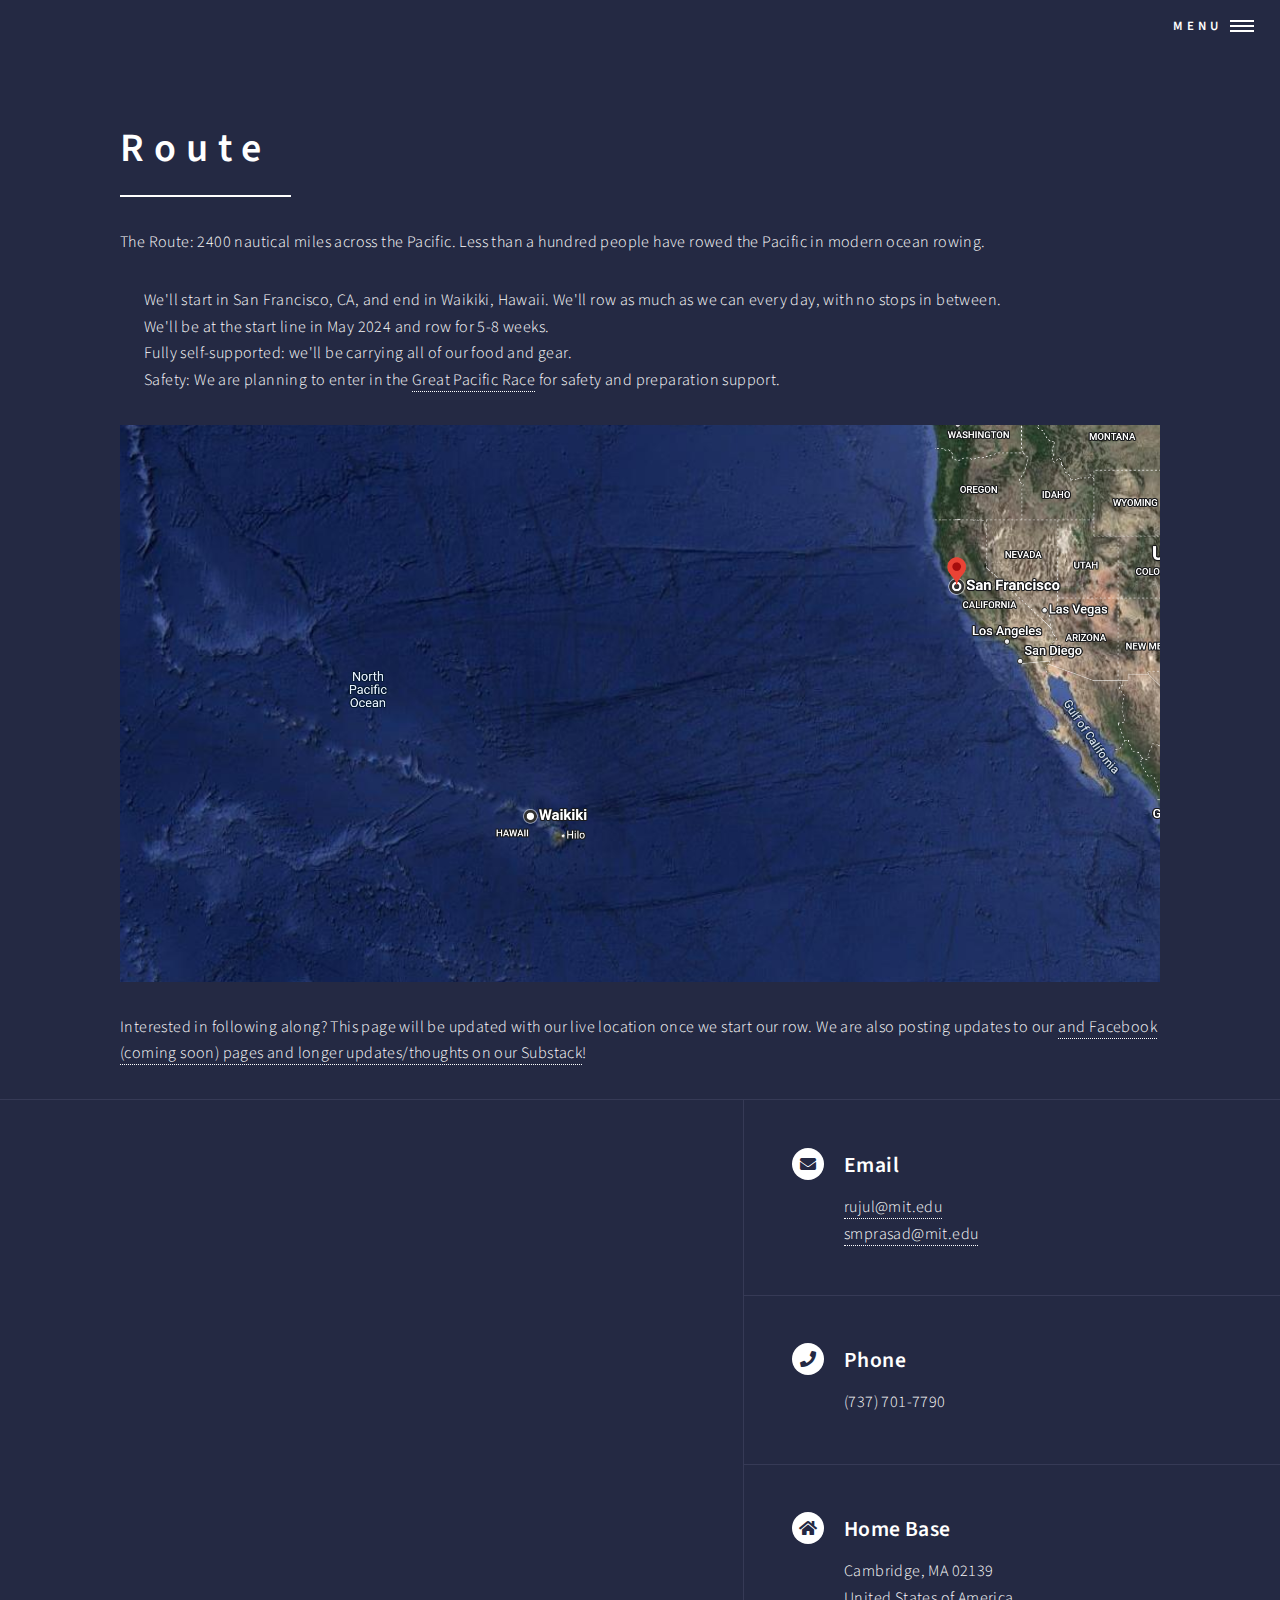
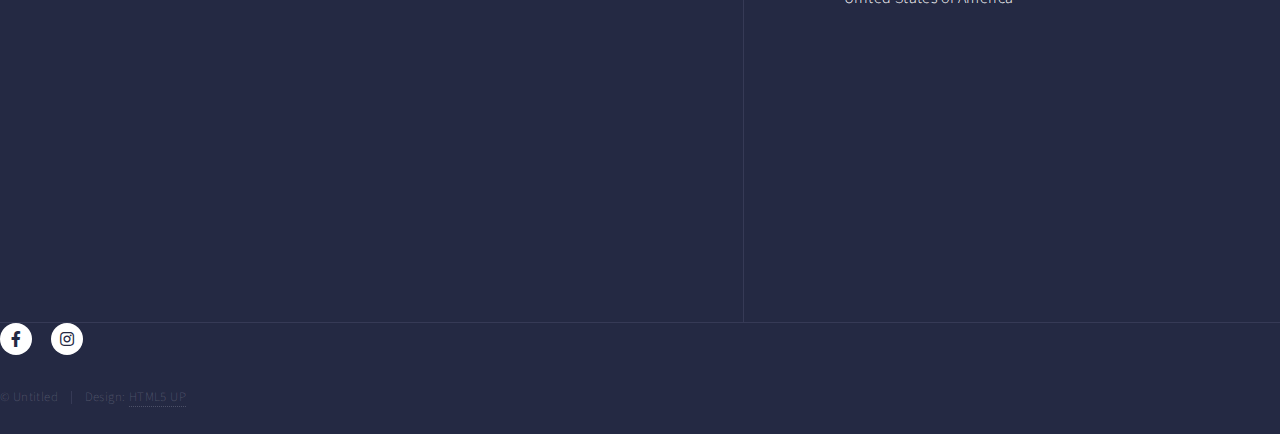
<file: route.html>
<!DOCTYPE HTML>
<!--
	Forty by HTML5 UP
	html5up.net | @ajlkn
	Free for personal and commercial use under the CCA 3.0 license (html5up.net/license)
-->
<html>
	<head>
		<title>Maaya and Rujul</title>
		<meta charset="utf-8" />
		<meta name="viewport" content="width=device-width, initial-scale=1, user-scalable=no" />
		<link rel="stylesheet" href="assets/css/main.css" />
		<noscript><link rel="stylesheet" href="assets/css/noscript.css" /></noscript>
	</head>
	<body class="is-preload">

		<!-- Wrapper -->
			<div id="wrapper">

				<!-- Header -->
					<header id="header" class="alt">
						<!-- <a href="index.html" class="logo"><strong>Forty</strong> <span>by Rujul and Maya</span></a> -->
						 <nav>
							<a href="#menu">Menu</a>
						</nav>
					</header>

				<!-- Menu-->
					<nav id="menu">
						<ul class="links">
							<li><a href="index.html">Home</a></li>
							<li><a href="route.html">Route</a></li>
							<li><a href="cause.html">Causes</a></li>
							<li><a href="sponsor.html">Sponsor</a></li>
							<li><a href="team.html">Team</a></li>
						</ul>
						<!--<ul class="actions stacked">
							<li><a href="#" class="button primary fit">Get Started</a></li>
							<li><a href="#" class="button fit">Log In</a></li>
						</ul>-->
					</nav>


				<!-- Main -->
					<div id="main" class="alt">

						<!-- One -->
							<section id="one">
								<div class="inner">
									<header class="major">
										<h1>Route</h1>
										<h2></h2>
									</header>
									<!--<span class="image main"><img src="images/header_background3.jpg" alt="" /></span>-->
									<p>The Route: 2400 nautical miles across the Pacific. Less than a hundred people have rowed the Pacific in modern ocean rowing.</p>
									<ul>
									<li>We'll start in San Francisco, CA, and end in Waikiki, Hawaii. We'll row as much as we can every day, with no stops in between.</li>
									<li>We'll be at the start line in May 2024 and row for 5-8 weeks.</li>
									<li>Fully self-supported: we'll be carrying all of our food and gear.</li>
									<li>Safety: We are planning to enter in the <a href="https://greatpacificrace.com/">Great Pacific Race</a> for safety and preparation support.</li>
									</ul>

									<span class="image fit"><img src="images/route.png" alt="A map showing markers for San Francisco and Waikiki." /></span>

									Interested in following along? This page will be updated with our live location once we start our row.
									We are also posting updates to our <a href="https://www.instagram.com/projectleela/"<Instagram</a> and Facebook (coming soon) pages and longer updates/thoughts on our <a href="https://projectleela.substack.com/">Substack</a>!
								</div>
							</section>

					</div>

				<!-- Contact -->
				<section id="contact">
					<div class="inner">
						<!--<section>
							<form method="post" action="#">
								<div class="fields">
									<div class="field half">
										<label for="name">Name</label>
										<input type="text" name="name" id="name" />
									</div>
									<div class="field half">
										<label for="email">Email</label>
										<input type="text" name="email" id="email" />
									</div>
									<div class="field">
										<label for="message">Message</label>
										<textarea name="message" id="message" rows="6"></textarea>
									</div>
								</div>
								<ul class="actions">
									<li><input type="submit" value="Send Message" class="primary" /></li>
									<li><input type="reset" value="Clear" /></li>
								</ul>
							</form>
						</section>-->
						<section>
							<iframe src="https://docs.google.com/forms/d/e/1FAIpQLSdHopCLi3pMcyLUY8ANQ5mBGExEsRxUScJ2NeoQ3KgHGTP9DA/viewform?embedded=true" width="640" height="718" frameborder="0" marginheight="0" marginwidth="0">Loading…</iframe>
					</section>
						<section class="split">
							<section>
								<div class="contact-method">
									<span class="icon solid alt fa-envelope"></span>
									<h3>Email</h3>
									<a href="mailto:rujul@mit.edu">rujul@mit.edu</a><br />
									<a href="mailto:smprasad@mit.edu">smprasad@mit.edu</a>
								</div>
							</section>
							<section>
								<div class="contact-method">
									<span class="icon solid alt fa-phone"></span>
									<h3>Phone</h3>
									<span>(737) 701-7790 </span>
								</div>
							</section>
							<section>
								<div class="contact-method">
									<span class="icon solid alt fa-home"></span>
									<h3>Home Base</h3>
									Cambridge, MA 02139<br />
									United States of America</span>
								</div>
							</section>
						</section>
					</div>
				</section>
								</section>
							</section>
						</div>
					</section>

				<!-- Footer -->
					<footer id="footer">
						<div class="inner">
							<ul class="icons">
								<!--<li><a href="#" class="icon brands alt fa-twitter"><span class="label">Twitter</span></a></li>-->
								<li><a href="#" class="icon brands alt fa-facebook-f"><span class="label">Facebook</span></a></li>
								<li><a href="#" class="icon brands alt fa-instagram"><span class="label">Instagram</span></a></li>
								<!--<li><a href="#" class="icon brands alt fa-github"><span class="label">GitHub</span></a></li>-->
								<!--<li><a href="#" class="icon brands alt fa-linkedin-in"><span class="label">LinkedIn</span></a></li>-->
							</ul>
							<ul class="copyright">
								<li>&copy; Untitled</li><li>Design: <a href="https://html5up.net">HTML5 UP</a></li>
							</ul>
						</div>
					</footer>

			</div>

		<!-- Scripts -->
			<script src="assets/js/jquery.min.js"></script>
			<script src="assets/js/jquery.scrolly.min.js"></script>
			<script src="assets/js/jquery.scrollex.min.js"></script>
			<script src="assets/js/browser.min.js"></script>
			<script src="assets/js/breakpoints.min.js"></script>
			<script src="assets/js/util.js"></script>
			<script src="assets/js/main.js"></script>

	</body>
</html>
</file>
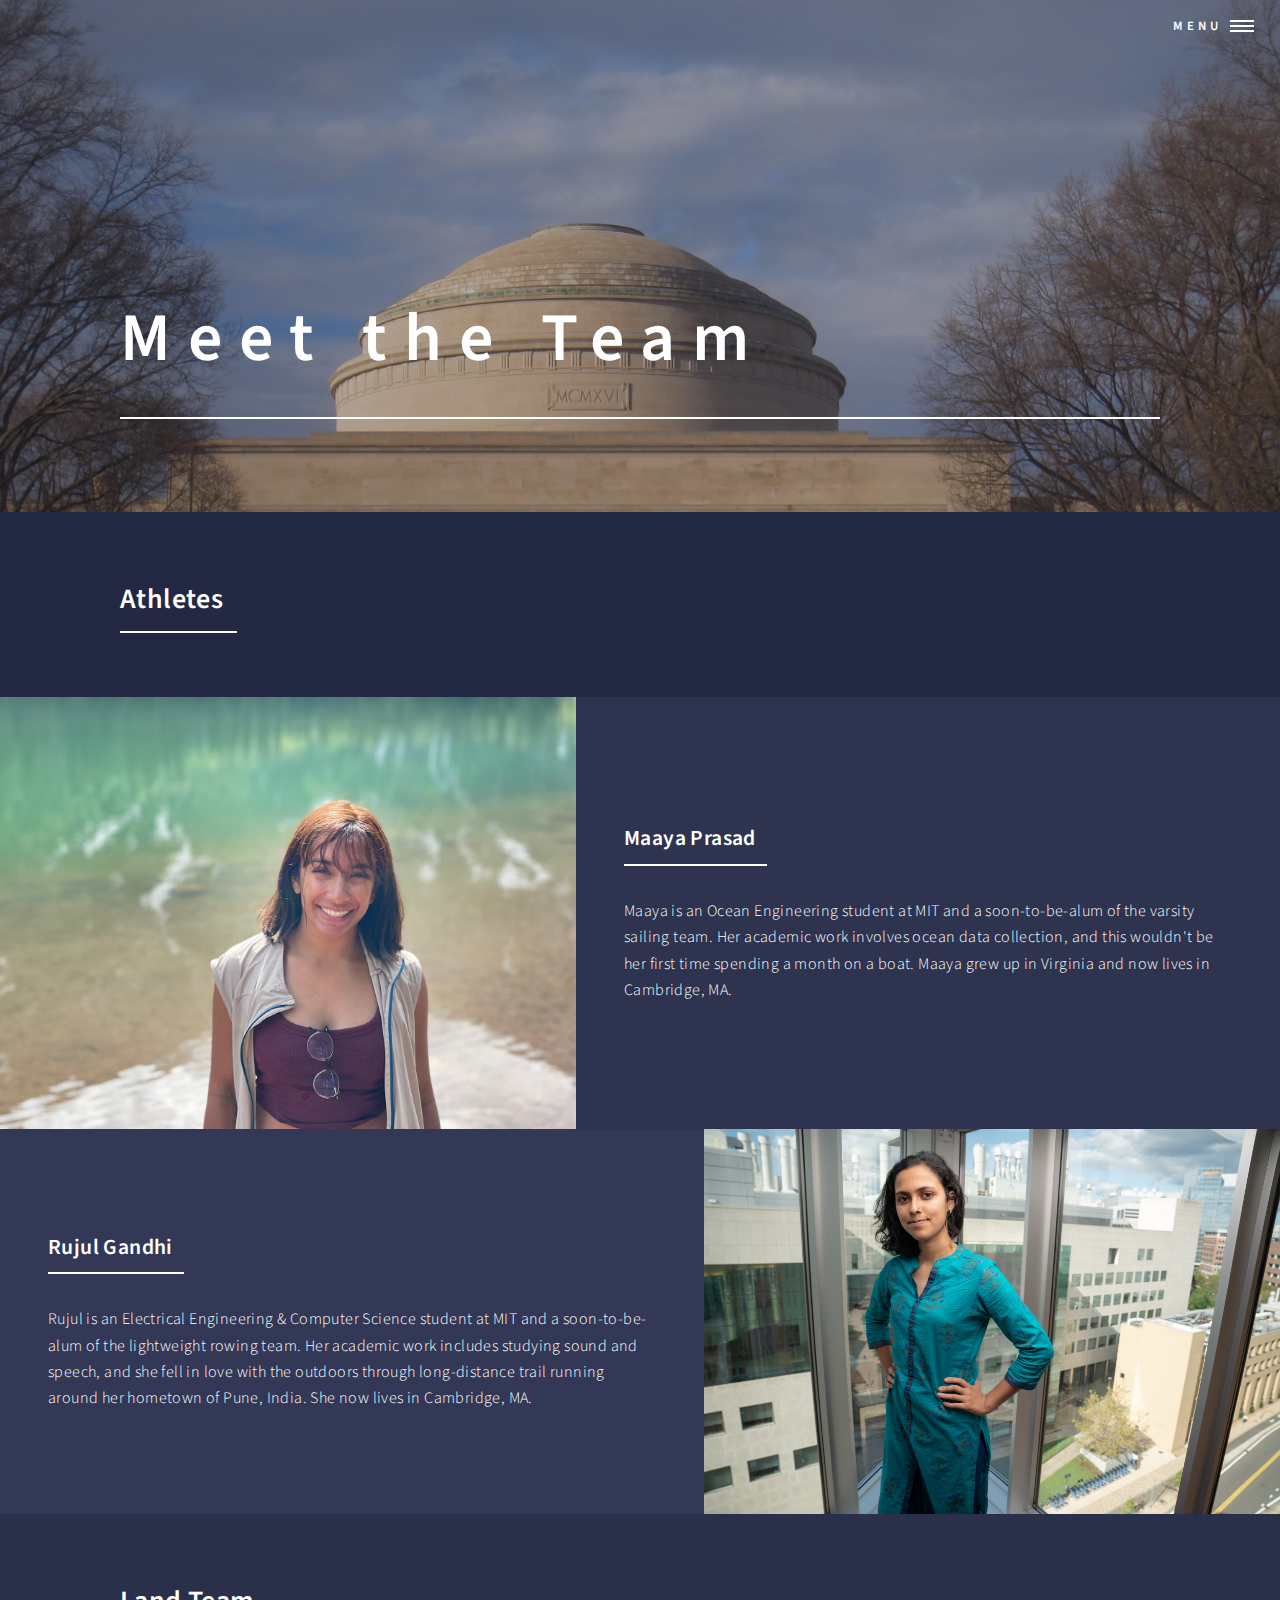
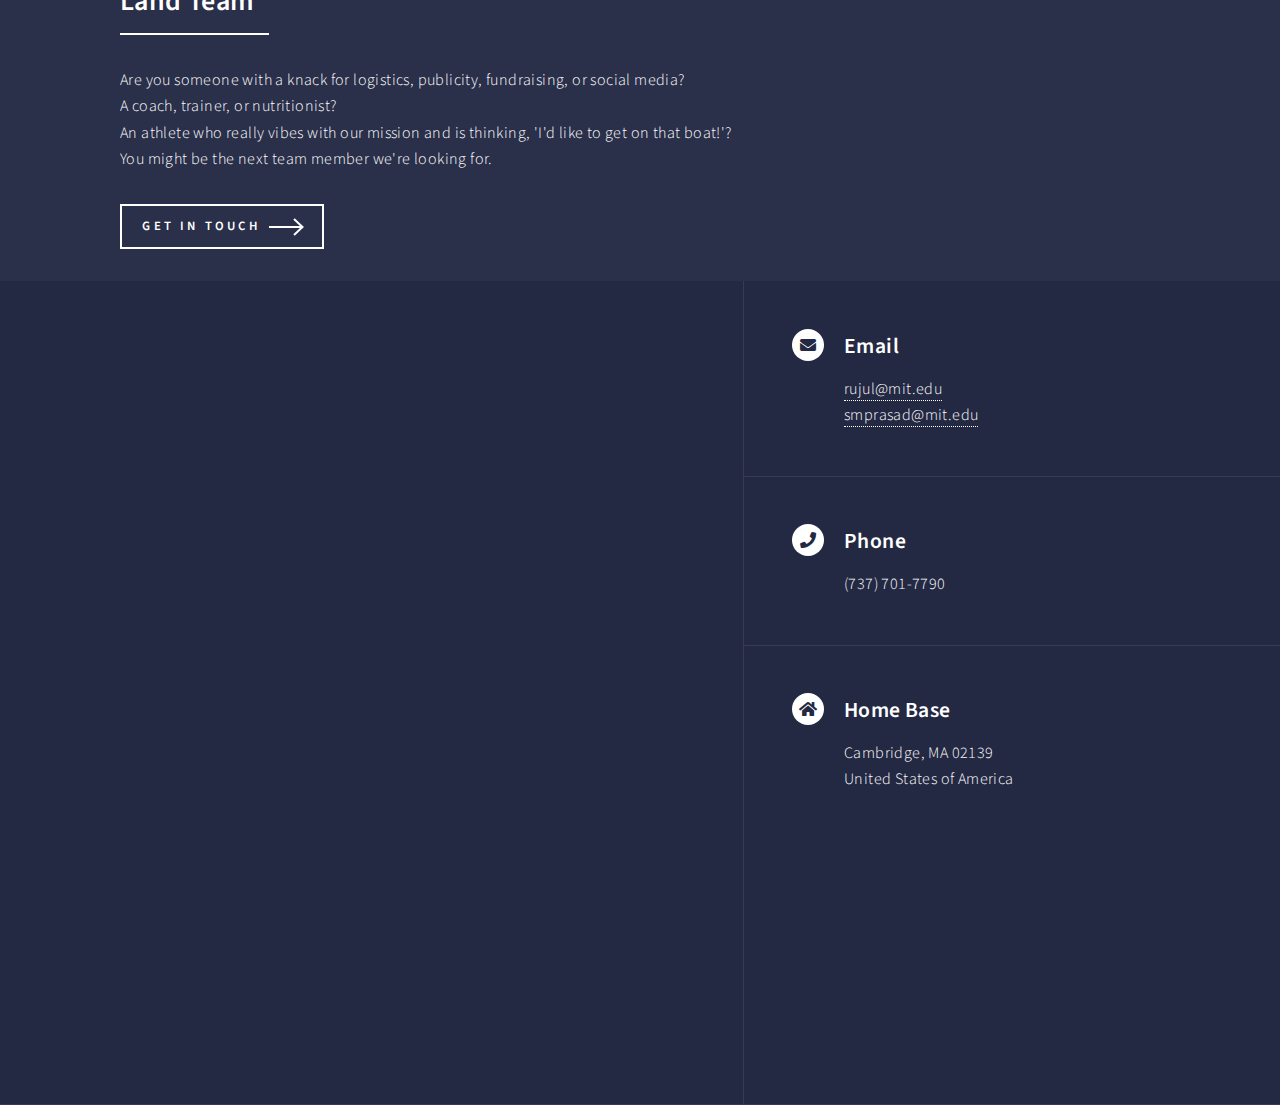
<file: team.html>
<!DOCTYPE HTML>
<!--
	Forty by HTML5 UP
	html5up.net | @ajlkn
	Free for personal and commercial use under the CCA 3.0 license (html5up.net/license)
-->
<html>
	<head>
		<title>Maaya and Rujul</title>
		<meta charset="utf-8" />
		<meta name="viewport" content="width=device-width, initial-scale=1, user-scalable=no" />
		<link rel="stylesheet" href="assets/css/main.css" />
		<noscript><link rel="stylesheet" href="assets/css/noscript.css" /></noscript>
	</head>
	<body class="is-preload">

		<!-- Wrapper -->
			<div id="wrapper">

				<!-- Header -->
					<header id="header" class="alt">
						<!-- <a href="index.html" class="logo"><strong>Forty</strong> <span>by Rujul and Maya</span></a> -->
						 <nav>
							<a href="#menu">Menu</a>
						</nav>
					</header>

				<!-- Menu-->
					<nav id="menu">
						<ul class="links">
							<li><a href="index.html">Home</a></li>
							<li><a href="route.html">Route</a></li>
							<li><a href="cause.html">Causes</a></li>
							<li><a href="sponsor.html">Sponsor</a></li>
							<li><a href="team.html">Team</a></li>
						</ul>
						<!--<ul class="actions stacked">
							<li><a href="#" class="button primary fit">Get Started</a></li>
							<li><a href="#" class="button fit">Log In</a></li>
						</ul>-->
					</nav>
				<!-- Banner -->
				<!-- Note: The "styleN" class below should match that of the header element. -->
					<section id="banner" class="style1">
						<div class="inner">
							<span class="image">
								<img src="images/dome.JPG" alt=""/>
							</span>
							<header class="major">
								<h1>Meet the Team</h1>
							</header>
							<!--<div class="content">
								<p>Lorem ipsum dolor sit amet nullam consequat<br />
								sed veroeros. tempus adipiscing nulla.</p>
							</div>-->
						</div>
					</section>

				<!-- Main -->
					<div id="main">

						<!-- One -->
							<section id="one">
								<div class="inner">
									<header class="major">
										<h2>Athletes</h2>
									</header>
									<!--<p>Nullam et orci eu lorem consequat tincidunt vivamus et sagittis magna sed nunc rhoncus condimentum sem. In efficitur ligula tate urna. Maecenas massa vel lacinia pellentesque lorem ipsum dolor. Nullam et orci eu lorem consequat tincidunt. Vivamus et sagittis libero. Nullam et orci eu lorem consequat tincidunt vivamus et sagittis magna sed nunc rhoncus condimentum sem. In efficitur ligula tate urna.</p>-->
								</div>
							</section>

						<!-- Two -->
							<section id="two" class="spotlights">
								<section>
									<a href="generic.html" class="image">
										<img src="images/maaya2.jpeg" alt="" data-position="center center" />
									</a>
									<div class="content">
										<div class="inner">
											<header class="major">
												<h3>Maaya Prasad</h3>
											</header>
											<p>Maaya is an Ocean Engineering student at MIT and a soon-to-be-alum of the varsity sailing team. Her academic work involves ocean data collection, and this wouldn't be her first time spending a month on a boat. Maaya grew up in Virginia and now lives in Cambridge, MA.</p>
											<!--<ul class="actions">
												<li><a href="generic.html" class="button">Learn more</a></li>
											</ul>-->
										</div>
									</div>
								</section>
								<section>
									<a href="generic.html" class="image">
										<img src="images/rujul_03.jpg" alt="" data-position="top center" />
									</a>
									<div class="content">
										<div class="inner">
											<header class="major">
												<h3>Rujul Gandhi</h3>
											</header>
											<p>Rujul is an Electrical Engineering & Computer Science student at MIT and a soon-to-be-alum of the lightweight rowing team. Her academic work includes studying sound and speech, and she fell in love with the outdoors through long-distance trail running around her hometown of Pune, India. She now lives in Cambridge, MA.</p>
											<!--<ul class="actions">
												<li><a href="generic.html" class="button">Learn more</a></li>
											</ul>-->
										</div>
									</div>
								</section>
								<!--<section>
									<a href="generic.html" class="image">
										<img src="images/pic10.jpg" alt="" data-position="25% 25%" />
									</a>
									<div class="content">
										<div class="inner">
											<header class="major">
												<h3>Sed nunc ligula</h3>
											</header>
											<p>Nullam et orci eu lorem consequat tincidunt vivamus et sagittis magna sed nunc rhoncus condimentum sem. In efficitur ligula tate urna. Maecenas massa sed magna lacinia magna pellentesque lorem ipsum dolor. Nullam et orci eu lorem consequat tincidunt. Vivamus et sagittis tempus.</p>
											<ul class="actions">
												<li><a href="generic.html" class="button">Learn more</a></li>
											</ul>
										</div>
									</div>
								</section>-->
							</section>

						<!-- Three -->
							<section id="three">
								<div class="inner">
									<header class="major">
										<h2>Land Team</h2>
									</header>
									<p>Are you someone with a knack for logistics, publicity, fundraising, or social media? <br />
										A coach, trainer, or nutritionist?<br />
										An athlete who really vibes with our mission and is thinking, 'I'd like to get on that boat!'?<br />
										You might be the next team member we're looking for.</p>
									<a href="#contact" class="button next">Get in Touch</a>
									</ul>
								</div>
							</section>

					</div>

				<!-- Contact -->
				<section id="contact">
					<div class="inner">
						<!--<section>
							<form method="post" action="#">
								<div class="fields">
									<div class="field half">
										<label for="name">Name</label>
										<input type="text" name="name" id="name" />
									</div>
									<div class="field half">
										<label for="email">Email</label>
										<input type="text" name="email" id="email" />
									</div>
									<div class="field">
										<label for="message">Message</label>
										<textarea name="message" id="message" rows="6"></textarea>
									</div>
								</div>
								<ul class="actions">
									<li><input type="submit" value="Send Message" class="primary" /></li>
									<li><input type="reset" value="Clear" /></li>
								</ul>
							</form>
						</section>-->
						<section>
							<iframe src="https://docs.google.com/forms/d/e/1FAIpQLSdHopCLi3pMcyLUY8ANQ5mBGExEsRxUScJ2NeoQ3KgHGTP9DA/viewform?embedded=true" width="640" height="718" frameborder="0" marginheight="0" marginwidth="0">Loading…</iframe>
					</section>
						<section class="split">
							<section>
								<div class="contact-method">
									<span class="icon solid alt fa-envelope"></span>
									<h3>Email</h3>
									<a href="mailto:rujul@mit.edu">rujul@mit.edu</a><br />
									<a href="mailto:smprasad@mit.edu">smprasad@mit.edu</a>
								</div>
							</section>
							<section>
								<div class="contact-method">
									<span class="icon solid alt fa-phone"></span>
									<h3>Phone</h3>
									<span>(737) 701-7790 </span>
								</div>
							</section>
							<section>
								<div class="contact-method">
									<span class="icon solid alt fa-home"></span>
									<h3>Home Base</h3>
									Cambridge, MA 02139<br />
									United States of America</span>
								</div>
							</section>
						</section>
					</div>
				</section>

				<!-- Footer
					<footer id="footer">
						<div class="inner">
							<ul class="icons">
								<li><a href="#" class="icon brands alt fa-twitter"><span class="label">Twitter</span></a></li>
								<li><a href="#" class="icon brands alt fa-facebook-f"><span class="label">Facebook</span></a></li>
								<li><a href="#" class="icon brands alt fa-instagram"><span class="label">Instagram</span></a></li>
								<li><a href="#" class="icon brands alt fa-github"><span class="label">GitHub</span></a></li>
								<li><a href="#" class="icon brands alt fa-linkedin-in"><span class="label">LinkedIn</span></a></li>
							</ul>
							<ul class="copyright">
								<li>&copy; Untitled</li><li>Design: <a href="https://html5up.net">HTML5 UP</a></li>
							</ul>
						</div>
					</footer>

			</div>-->

		<!-- Scripts -->
			<script src="assets/js/jquery.min.js"></script>
			<script src="assets/js/jquery.scrolly.min.js"></script>
			<script src="assets/js/jquery.scrollex.min.js"></script>
			<script src="assets/js/browser.min.js"></script>
			<script src="assets/js/breakpoints.min.js"></script>
			<script src="assets/js/util.js"></script>
			<script src="assets/js/main.js"></script>

	</body>
</html>
</file>
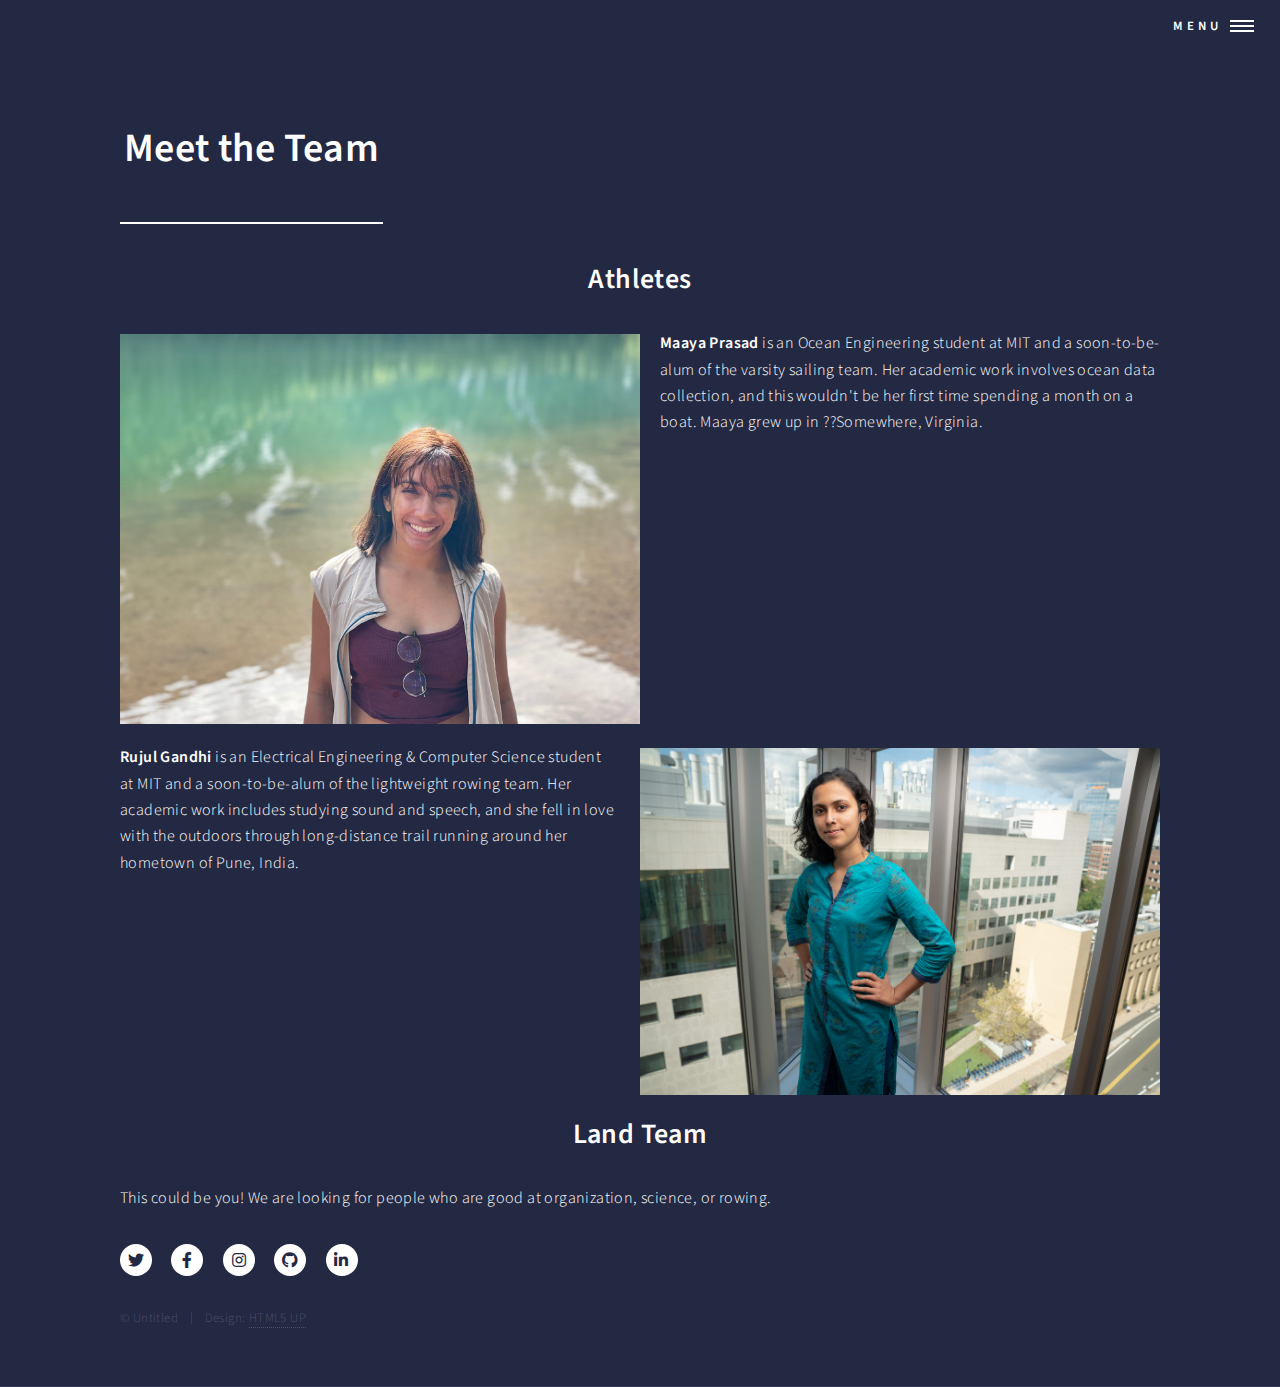
<file: team_old.html>
<!DOCTYPE HTML>
<!--
	Forty by HTML5 UP
	html5up.net | @ajlkn
	Free for personal and commercial use under the CCA 3.0 license (html5up.net/license)
-->
<html>
	<head>
		<title>Maaya and Rujul</title>
		<meta charset="utf-8" />
		<meta name="viewport" content="width=device-width, initial-scale=1, user-scalable=no" />
		<link rel="stylesheet" href="assets/css/main.css" />
		<noscript><link rel="stylesheet" href="assets/css/noscript.css" /></noscript>
	</head>
	<body class="is-preload">

		<!-- Wrapper -->
			<div id="wrapper">

				<!-- Header -->
					<header id="header" class="alt">
						<!-- <a href="index.html" class="logo"><strong>Forty</strong> <span>by Rujul and Maya</span></a> -->
						 <nav>
							<a href="#menu">Menu</a>
						</nav>
					</header>

				<!-- Menu-->
					<nav id="menu">
						<ul class="links">
							<li><a href="rowingproject.html">Home</a></li>
							<li><a href="route.html">Route</a></li>
							<li><a href="cause.html">Causes</a></li>
							<li><a href="sponsor.html">Sponsor</a></li>
							<li><a href="team.html">Team</a></li>
						</ul>
						<!--<ul class="actions stacked">
							<li><a href="#" class="button primary fit">Get Started</a></li>
							<li><a href="#" class="button fit">Log In</a></li>
						</ul>-->
					</nav>

				<!-- Main -->
					<div id="main" class="alt">

						<!-- One -->
							<section id="one">
								<div class="inner">
									<header class="major">
										<center><h1>Meet the Team</h1></center>
									</header>

									<!-- Content -->

										<center><h2 id="content">Athletes</h2></center>
										<div class=image>
										<span class="image left"><img src="images/maaya2.jpeg" alt="" /></span><b>Maaya Prasad</b> is an Ocean Engineering student at MIT and a soon-to-be-alum of the varsity sailing team. Her academic work involves ocean data collection, and this wouldn't be her first time spending a month on a boat. Maaya grew up in ??Somewhere, Virginia.</p></div>
											<br />
										<div class=image>
											<p><span class="image right"><img src="images/rujul_03.jpg" alt="" /></span><b>Rujul Gandhi</b> is an Electrical Engineering & Computer Science student at MIT and a soon-to-be-alum of the lightweight rowing team. Her academic work includes studying sound and speech, and she fell in love with the outdoors through long-distance trail running around her hometown of Pune, India. </p>
										</div>

										<center><h2 id="content">Land Team</h2></center>
										<p> This could be you! We are looking for people who are good at organization, science, or rowing.</p>

				<!-- Footer -->
					<footer id="footer">
						<div class="inner">
							<ul class="icons">
								<li><a href="#" class="icon brands alt fa-twitter"><span class="label">Twitter</span></a></li>
								<li><a href="#" class="icon brands alt fa-facebook-f"><span class="label">Facebook</span></a></li>
								<li><a href="#" class="icon brands alt fa-instagram"><span class="label">Instagram</span></a></li>
								<li><a href="#" class="icon brands alt fa-github"><span class="label">GitHub</span></a></li>
								<li><a href="#" class="icon brands alt fa-linkedin-in"><span class="label">LinkedIn</span></a></li>
							</ul>
							<ul class="copyright">
								<li>&copy; Untitled</li><li>Design: <a href="https://html5up.net">HTML5 UP</a></li>
							</ul>
						</div>
					</footer>

			</div>

		<!-- Scripts -->
			<script src="assets/js/jquery.min.js"></script>
			<script src="assets/js/jquery.scrolly.min.js"></script>
			<script src="assets/js/jquery.scrollex.min.js"></script>
			<script src="assets/js/browser.min.js"></script>
			<script src="assets/js/breakpoints.min.js"></script>
			<script src="assets/js/util.js"></script>
			<script src="assets/js/main.js"></script>

	</body>
</html>
</file>
<file: assets/css/noscript.css>
/*
	Forty by HTML5 UP
	html5up.net | @ajlkn
	Free for personal and commercial use under the CCA 3.0 license (html5up.net/license)
*/

/* Banner */

	body.is-preload #banner:after {
		opacity: 0.85;
	}

	body.is-preload #banner > .inner {
		-moz-filter: none;
		-webkit-filter: none;
		-ms-filter: none;
		filter: none;
		-moz-transform: none;
		-webkit-transform: none;
		-ms-transform: none;
		transform: none;
		opacity: 1;
	}
</file>
<file: assets/css/main.css>
@import url(fontawesome-all.min.css);
@import url("https://fonts.googleapis.com/css?family=Source+Sans+Pro:300,300italic,600,600italic");

/*
	Forty by HTML5 UP
	html5up.net | @ajlkn
	Free for personal and commercial use under the CCA 3.0 license (html5up.net/license)
*/

html, body, div, span, applet, object,
iframe, h1, h2, h3, h4, h5, h6, p, blockquote,
pre, a, abbr, acronym, address, big, cite,
code, del, dfn, em, img, ins, kbd, q, s, samp,
small, strike, strong, sub, sup, tt, var, b,
u, i, center, dl, dt, dd, ol, ul, li, fieldset,
form, label, legend, table, caption, tbody,
tfoot, thead, tr, th, td, article, aside,
canvas, details, embed, figure, figcaption,
footer, header, hgroup, menu, nav, output, ruby,
section, summary, time, mark, audio, video {
	margin: 0;
	padding: 0;
	border: 0;
	font-size: 100%;
	font: inherit;
	vertical-align: baseline;}

article, aside, details, figcaption, figure,
footer, header, hgroup, menu, nav, section {
	display: block;}

body {
	line-height: 1;
}

ol, ul {
	list-style: none;
}

blockquote, q {
	quotes: none;
}

	blockquote:before, blockquote:after, q:before, q:after {
		content: '';
		content: none;
	}

table {
	border-collapse: collapse;
	border-spacing: 0;
}

body {
	-webkit-text-size-adjust: none;
}

mark {
	background-color: transparent;
	color: inherit;
}

input::-moz-focus-inner {
	border: 0;
	padding: 0;
}

input, select, textarea {
	-moz-appearance: none;
	-webkit-appearance: none;
	-ms-appearance: none;
	appearance: none;
}

/* Basic */

	@-ms-viewport {
		width: device-width;
	}

	body {
		-ms-overflow-style: scrollbar;
	}

	@media screen and (max-width: 480px) {

		html, body {
			min-width: 320px;
		}

	}

	html {
		box-sizing: border-box;
	}

	*, *:before, *:after {
		box-sizing: inherit;
	}

	body {
		background: #242943;
	}

		body.is-preload *, body.is-preload *:before, body.is-preload *:after {
			-moz-animation: none !important;
			-webkit-animation: none !important;
			-ms-animation: none !important;
			animation: none !important;
			-moz-transition: none !important;
			-webkit-transition: none !important;
			-ms-transition: none !important;
			transition: none !important;
		}

/* Type */

	body, input, select, textarea {
		color: #ffffff;
		font-family: "Source Sans Pro", Helvetica, sans-serif;
		font-size: 17pt;
		font-weight: 300;
		letter-spacing: 0.025em;
		line-height: 1.65;
	}

		@media screen and (max-width: 1680px) {

			body, input, select, textarea {
				font-size: 14pt;
			}

		}

		@media screen and (max-width: 1280px) {

			body, input, select, textarea {
				font-size: 12pt;
			}

		}

		@media screen and (max-width: 360px) {

			body, input, select, textarea {
				font-size: 11pt;
			}

		}

	a {
		-moz-transition: color 0.2s ease-in-out, border-bottom-color 0.2s ease-in-out;
		-webkit-transition: color 0.2s ease-in-out, border-bottom-color 0.2s ease-in-out;
		-ms-transition: color 0.2s ease-in-out, border-bottom-color 0.2s ease-in-out;
		transition: color 0.2s ease-in-out, border-bottom-color 0.2s ease-in-out;
		border-bottom: dotted 1px;
		color: inherit;
		text-decoration: none;
	}

		a:hover {
			border-bottom-color: transparent;
			color: #9bf1ff !important;
		}

		a:active {
			color: #53e3fb !important;
		}

	strong, b {
		color: #ffffff;
		font-weight: 600;
	}

	em, i {
		font-style: italic;
	}

	p {
		margin: 0 0 2em 0;
	}

	h1, h2, h3, h4, h5, h6 {
		color: #ffffff;
		font-weight: 600;
		line-height: 1.65;
		margin: 0 0 1em 0;
	}

		h1 a, h2 a, h3 a, h4 a, h5 a, h6 a {
			color: inherit;
			border-bottom: 0;
		}

	h1 {
		font-size: 2.5em;
	}

	h2 {
		font-size: 1.75em;
	}

	h3 {
		font-size: 1.35em;
	}

	h4 {
		font-size: 1.1em;
	}

	h5 {
		font-size: 0.9em;
	}

	h6 {
		font-size: 0.7em;
	}

	@media screen and (max-width: 736px) {

		h1 {
			font-size: 2em;
		}

		h2 {
			font-size: 1.5em;
		}

		h3 {
			font-size: 1.25em;
		}

	}

	sub {
		font-size: 0.8em;
		position: relative;
		top: 0.5em;
	}

	sup {
		font-size: 0.8em;
		position: relative;
		top: -0.5em;
	}

	blockquote {
		border-left: solid 4px rgba(212, 212, 255, 0.1);
		font-style: italic;
		margin: 0 0 2em 0;
		padding: 0.5em 0 0.5em 2em;
	}

	code {
		background: rgba(212, 212, 255, 0.035);
		font-family: "Courier New", monospace;
		font-size: 0.9em;
		margin: 0 0.25em;
		padding: 0.25em 0.65em;
	}

	pre {
		-webkit-overflow-scrolling: touch;
		font-family: "Courier New", monospace;
		font-size: 0.9em;
		margin: 0 0 2em 0;
	}

		pre code {
			display: block;
			line-height: 1.75;
			padding: 1em 1.5em;
			overflow-x: auto;
		}

	hr {
		border: 0;
		border-bottom: solid 1px rgba(212, 212, 255, 0.1);
		margin: 2em 0;
	}

		hr.major {
			margin: 3em 0;
		}

	.align-left {
		text-align: left;
	}

	.align-center {
		text-align: center;
	}

	.align-right {
		text-align: right;
	}

/* Row */

	.row {
		display: flex;
		flex-wrap: wrap;
		box-sizing: border-box;
		align-items: stretch;
	}

		.row > * {
			box-sizing: border-box;
		}

		.row.gtr-uniform > * > :last-child {
			margin-bottom: 0;
		}

		.row.aln-left {
			justify-content: flex-start;
		}

		.row.aln-center {
			justify-content: center;
		}

		.row.aln-right {
			justify-content: flex-end;
		}

		.row.aln-top {
			align-items: flex-start;
		}

		.row.aln-middle {
			align-items: center;
		}

		.row.aln-bottom {
			align-items: flex-end;
		}

		.row > .imp {
			order: -1;
		}

		.row > .col-1 {
			width: 8.33333%;
		}

		.row > .off-1 {
			margin-left: 8.33333%;
		}

		.row > .col-2 {
			width: 16.66667%;
		}

		.row > .off-2 {
			margin-left: 16.66667%;
		}

		.row > .col-3 {
			width: 25%;
		}

		.row > .off-3 {
			margin-left: 25%;
		}

		.row > .col-4 {
			width: 33.33333%;
		}

		.row > .off-4 {
			margin-left: 33.33333%;
		}

		.row > .col-5 {
			width: 41.66667%;
		}

		.row > .off-5 {
			margin-left: 41.66667%;
		}

		.row > .col-6 {
			width: 50%;
		}

		.row > .off-6 {
			margin-left: 50%;
		}

		.row > .col-7 {
			width: 58.33333%;
		}

		.row > .off-7 {
			margin-left: 58.33333%;
		}

		.row > .col-8 {
			width: 66.66667%;
		}

		.row > .off-8 {
			margin-left: 66.66667%;
		}

		.row > .col-9 {
			width: 75%;
		}

		.row > .off-9 {
			margin-left: 75%;
		}

		.row > .col-10 {
			width: 83.33333%;
		}

		.row > .off-10 {
			margin-left: 83.33333%;
		}

		.row > .col-11 {
			width: 91.66667%;
		}

		.row > .off-11 {
			margin-left: 91.66667%;
		}

		.row > .col-12 {
			width: 100%;
		}

		.row > .off-12 {
			margin-left: 100%;
		}

		.row.gtr-0 {
			margin-top: 0;
			margin-left: 0em;
		}

			.row.gtr-0 > * {
				padding: 0 0 0 0em;
			}

			.row.gtr-0.gtr-uniform {
				margin-top: 0em;
			}

				.row.gtr-0.gtr-uniform > * {
					padding-top: 0em;
				}

		.row.gtr-25 {
			margin-top: 0;
			margin-left: -0.5em;
		}

			.row.gtr-25 > * {
				padding: 0 0 0 0.5em;
			}

			.row.gtr-25.gtr-uniform {
				margin-top: -0.5em;
			}

				.row.gtr-25.gtr-uniform > * {
					padding-top: 0.5em;
				}

		.row.gtr-50 {
			margin-top: 0;
			margin-left: -1em;
		}

			.row.gtr-50 > * {
				padding: 0 0 0 1em;
			}

			.row.gtr-50.gtr-uniform {
				margin-top: -1em;
			}

				.row.gtr-50.gtr-uniform > * {
					padding-top: 1em;
				}

		.row {
			margin-top: 0;
			margin-left: -2em;
		}

			.row > * {
				padding: 0 0 0 2em;
			}

			.row.gtr-uniform {
				margin-top: -2em;
			}

				.row.gtr-uniform > * {
					padding-top: 2em;
				}

		.row.gtr-150 {
			margin-top: 0;
			margin-left: -3em;
		}

			.row.gtr-150 > * {
				padding: 0 0 0 3em;
			}

			.row.gtr-150.gtr-uniform {
				margin-top: -3em;
			}

				.row.gtr-150.gtr-uniform > * {
					padding-top: 3em;
				}

		.row.gtr-200 {
			margin-top: 0;
			margin-left: -4em;
		}

			.row.gtr-200 > * {
				padding: 0 0 0 4em;
			}

			.row.gtr-200.gtr-uniform {
				margin-top: -4em;
			}

				.row.gtr-200.gtr-uniform > * {
					padding-top: 4em;
				}

		@media screen and (max-width: 1680px) {

			.row {
				display: flex;
				flex-wrap: wrap;
				box-sizing: border-box;
				align-items: stretch;
			}

				.row > * {
					box-sizing: border-box;
				}

				.row.gtr-uniform > * > :last-child {
					margin-bottom: 0;
				}

				.row.aln-left {
					justify-content: flex-start;
				}

				.row.aln-center {
					justify-content: center;
				}

				.row.aln-right {
					justify-content: flex-end;
				}

				.row.aln-top {
					align-items: flex-start;
				}

				.row.aln-middle {
					align-items: center;
				}

				.row.aln-bottom {
					align-items: flex-end;
				}

				.row > .imp-xlarge {
					order: -1;
				}

				.row > .col-1-xlarge {
					width: 8.33333%;
				}

				.row > .off-1-xlarge {
					margin-left: 8.33333%;
				}

				.row > .col-2-xlarge {
					width: 16.66667%;
				}

				.row > .off-2-xlarge {
					margin-left: 16.66667%;
				}

				.row > .col-3-xlarge {
					width: 25%;
				}

				.row > .off-3-xlarge {
					margin-left: 25%;
				}

				.row > .col-4-xlarge {
					width: 33.33333%;
				}

				.row > .off-4-xlarge {
					margin-left: 33.33333%;
				}

				.row > .col-5-xlarge {
					width: 41.66667%;
				}

				.row > .off-5-xlarge {
					margin-left: 41.66667%;
				}

				.row > .col-6-xlarge {
					width: 50%;
				}

				.row > .off-6-xlarge {
					margin-left: 50%;
				}

				.row > .col-7-xlarge {
					width: 58.33333%;
				}

				.row > .off-7-xlarge {
					margin-left: 58.33333%;
				}

				.row > .col-8-xlarge {
					width: 66.66667%;
				}

				.row > .off-8-xlarge {
					margin-left: 66.66667%;
				}

				.row > .col-9-xlarge {
					width: 75%;
				}

				.row > .off-9-xlarge {
					margin-left: 75%;
				}

				.row > .col-10-xlarge {
					width: 83.33333%;
				}

				.row > .off-10-xlarge {
					margin-left: 83.33333%;
				}

				.row > .col-11-xlarge {
					width: 91.66667%;
				}

				.row > .off-11-xlarge {
					margin-left: 91.66667%;
				}

				.row > .col-12-xlarge {
					width: 100%;
				}

				.row > .off-12-xlarge {
					margin-left: 100%;
				}

				.row.gtr-0 {
					margin-top: 0;
					margin-left: 0em;
				}

					.row.gtr-0 > * {
						padding: 0 0 0 0em;
					}

					.row.gtr-0.gtr-uniform {
						margin-top: 0em;
					}

						.row.gtr-0.gtr-uniform > * {
							padding-top: 0em;
						}

				.row.gtr-25 {
					margin-top: 0;
					margin-left: -0.5em;
				}

					.row.gtr-25 > * {
						padding: 0 0 0 0.5em;
					}

					.row.gtr-25.gtr-uniform {
						margin-top: -0.5em;
					}

						.row.gtr-25.gtr-uniform > * {
							padding-top: 0.5em;
						}

				.row.gtr-50 {
					margin-top: 0;
					margin-left: -1em;
				}

					.row.gtr-50 > * {
						padding: 0 0 0 1em;
					}

					.row.gtr-50.gtr-uniform {
						margin-top: -1em;
					}

						.row.gtr-50.gtr-uniform > * {
							padding-top: 1em;
						}

				.row {
					margin-top: 0;
					margin-left: -2em;
				}

					.row > * {
						padding: 0 0 0 2em;
					}

					.row.gtr-uniform {
						margin-top: -2em;
					}

						.row.gtr-uniform > * {
							padding-top: 2em;
						}

				.row.gtr-150 {
					margin-top: 0;
					margin-left: -3em;
				}

					.row.gtr-150 > * {
						padding: 0 0 0 3em;
					}

					.row.gtr-150.gtr-uniform {
						margin-top: -3em;
					}

						.row.gtr-150.gtr-uniform > * {
							padding-top: 3em;
						}

				.row.gtr-200 {
					margin-top: 0;
					margin-left: -4em;
				}

					.row.gtr-200 > * {
						padding: 0 0 0 4em;
					}

					.row.gtr-200.gtr-uniform {
						margin-top: -4em;
					}

						.row.gtr-200.gtr-uniform > * {
							padding-top: 4em;
						}

		}

		@media screen and (max-width: 1280px) {

			.row {
				display: flex;
				flex-wrap: wrap;
				box-sizing: border-box;
				align-items: stretch;
			}

				.row > * {
					box-sizing: border-box;
				}

				.row.gtr-uniform > * > :last-child {
					margin-bottom: 0;
				}

				.row.aln-left {
					justify-content: flex-start;
				}

				.row.aln-center {
					justify-content: center;
				}

				.row.aln-right {
					justify-content: flex-end;
				}

				.row.aln-top {
					align-items: flex-start;
				}

				.row.aln-middle {
					align-items: center;
				}

				.row.aln-bottom {
					align-items: flex-end;
				}

				.row > .imp-large {
					order: -1;
				}

				.row > .col-1-large {
					width: 8.33333%;
				}

				.row > .off-1-large {
					margin-left: 8.33333%;
				}

				.row > .col-2-large {
					width: 16.66667%;
				}

				.row > .off-2-large {
					margin-left: 16.66667%;
				}

				.row > .col-3-large {
					width: 25%;
				}

				.row > .off-3-large {
					margin-left: 25%;
				}

				.row > .col-4-large {
					width: 33.33333%;
				}

				.row > .off-4-large {
					margin-left: 33.33333%;
				}

				.row > .col-5-large {
					width: 41.66667%;
				}

				.row > .off-5-large {
					margin-left: 41.66667%;
				}

				.row > .col-6-large {
					width: 50%;
				}

				.row > .off-6-large {
					margin-left: 50%;
				}

				.row > .col-7-large {
					width: 58.33333%;
				}

				.row > .off-7-large {
					margin-left: 58.33333%;
				}

				.row > .col-8-large {
					width: 66.66667%;
				}

				.row > .off-8-large {
					margin-left: 66.66667%;
				}

				.row > .col-9-large {
					width: 75%;
				}

				.row > .off-9-large {
					margin-left: 75%;
				}

				.row > .col-10-large {
					width: 83.33333%;
				}

				.row > .off-10-large {
					margin-left: 83.33333%;
				}

				.row > .col-11-large {
					width: 91.66667%;
				}

				.row > .off-11-large {
					margin-left: 91.66667%;
				}

				.row > .col-12-large {
					width: 100%;
				}

				.row > .off-12-large {
					margin-left: 100%;
				}

				.row.gtr-0 {
					margin-top: 0;
					margin-left: 0em;
				}

					.row.gtr-0 > * {
						padding: 0 0 0 0em;
					}

					.row.gtr-0.gtr-uniform {
						margin-top: 0em;
					}

						.row.gtr-0.gtr-uniform > * {
							padding-top: 0em;
						}

				.row.gtr-25 {
					margin-top: 0;
					margin-left: -0.375em;
				}

					.row.gtr-25 > * {
						padding: 0 0 0 0.375em;
					}

					.row.gtr-25.gtr-uniform {
						margin-top: -0.375em;
					}

						.row.gtr-25.gtr-uniform > * {
							padding-top: 0.375em;
						}

				.row.gtr-50 {
					margin-top: 0;
					margin-left: -0.75em;
				}

					.row.gtr-50 > * {
						padding: 0 0 0 0.75em;
					}

					.row.gtr-50.gtr-uniform {
						margin-top: -0.75em;
					}

						.row.gtr-50.gtr-uniform > * {
							padding-top: 0.75em;
						}

				.row {
					margin-top: 0;
					margin-left: -1.5em;
				}

					.row > * {
						padding: 0 0 0 1.5em;
					}

					.row.gtr-uniform {
						margin-top: -1.5em;
					}

						.row.gtr-uniform > * {
							padding-top: 1.5em;
						}

				.row.gtr-150 {
					margin-top: 0;
					margin-left: -2.25em;
				}

					.row.gtr-150 > * {
						padding: 0 0 0 2.25em;
					}

					.row.gtr-150.gtr-uniform {
						margin-top: -2.25em;
					}

						.row.gtr-150.gtr-uniform > * {
							padding-top: 2.25em;
						}

				.row.gtr-200 {
					margin-top: 0;
					margin-left: -3em;
				}

					.row.gtr-200 > * {
						padding: 0 0 0 3em;
					}

					.row.gtr-200.gtr-uniform {
						margin-top: -3em;
					}

						.row.gtr-200.gtr-uniform > * {
							padding-top: 3em;
						}

		}

		@media screen and (max-width: 980px) {

			.row {
				display: flex;
				flex-wrap: wrap;
				box-sizing: border-box;
				align-items: stretch;
			}

				.row > * {
					box-sizing: border-box;
				}

				.row.gtr-uniform > * > :last-child {
					margin-bottom: 0;
				}

				.row.aln-left {
					justify-content: flex-start;
				}

				.row.aln-center {
					justify-content: center;
				}

				.row.aln-right {
					justify-content: flex-end;
				}

				.row.aln-top {
					align-items: flex-start;
				}

				.row.aln-middle {
					align-items: center;
				}

				.row.aln-bottom {
					align-items: flex-end;
				}

				.row > .imp-medium {
					order: -1;
				}

				.row > .col-1-medium {
					width: 8.33333%;
				}

				.row > .off-1-medium {
					margin-left: 8.33333%;
				}

				.row > .col-2-medium {
					width: 16.66667%;
				}

				.row > .off-2-medium {
					margin-left: 16.66667%;
				}

				.row > .col-3-medium {
					width: 25%;
				}

				.row > .off-3-medium {
					margin-left: 25%;
				}

				.row > .col-4-medium {
					width: 33.33333%;
				}

				.row > .off-4-medium {
					margin-left: 33.33333%;
				}

				.row > .col-5-medium {
					width: 41.66667%;
				}

				.row > .off-5-medium {
					margin-left: 41.66667%;
				}

				.row > .col-6-medium {
					width: 50%;
				}

				.row > .off-6-medium {
					margin-left: 50%;
				}

				.row > .col-7-medium {
					width: 58.33333%;
				}

				.row > .off-7-medium {
					margin-left: 58.33333%;
				}

				.row > .col-8-medium {
					width: 66.66667%;
				}

				.row > .off-8-medium {
					margin-left: 66.66667%;
				}

				.row > .col-9-medium {
					width: 75%;
				}

				.row > .off-9-medium {
					margin-left: 75%;
				}

				.row > .col-10-medium {
					width: 83.33333%;
				}

				.row > .off-10-medium {
					margin-left: 83.33333%;
				}

				.row > .col-11-medium {
					width: 91.66667%;
				}

				.row > .off-11-medium {
					margin-left: 91.66667%;
				}

				.row > .col-12-medium {
					width: 100%;
				}

				.row > .off-12-medium {
					margin-left: 100%;
				}

				.row.gtr-0 {
					margin-top: 0;
					margin-left: 0em;
				}

					.row.gtr-0 > * {
						padding: 0 0 0 0em;
					}

					.row.gtr-0.gtr-uniform {
						margin-top: 0em;
					}

						.row.gtr-0.gtr-uniform > * {
							padding-top: 0em;
						}

				.row.gtr-25 {
					margin-top: 0;
					margin-left: -0.375em;
				}

					.row.gtr-25 > * {
						padding: 0 0 0 0.375em;
					}

					.row.gtr-25.gtr-uniform {
						margin-top: -0.375em;
					}

						.row.gtr-25.gtr-uniform > * {
							padding-top: 0.375em;
						}

				.row.gtr-50 {
					margin-top: 0;
					margin-left: -0.75em;
				}

					.row.gtr-50 > * {
						padding: 0 0 0 0.75em;
					}

					.row.gtr-50.gtr-uniform {
						margin-top: -0.75em;
					}

						.row.gtr-50.gtr-uniform > * {
							padding-top: 0.75em;
						}

				.row {
					margin-top: 0;
					margin-left: -1.5em;
				}

					.row > * {
						padding: 0 0 0 1.5em;
					}

					.row.gtr-uniform {
						margin-top: -1.5em;
					}

						.row.gtr-uniform > * {
							padding-top: 1.5em;
						}

				.row.gtr-150 {
					margin-top: 0;
					margin-left: -2.25em;
				}

					.row.gtr-150 > * {
						padding: 0 0 0 2.25em;
					}

					.row.gtr-150.gtr-uniform {
						margin-top: -2.25em;
					}

						.row.gtr-150.gtr-uniform > * {
							padding-top: 2.25em;
						}

				.row.gtr-200 {
					margin-top: 0;
					margin-left: -3em;
				}

					.row.gtr-200 > * {
						padding: 0 0 0 3em;
					}

					.row.gtr-200.gtr-uniform {
						margin-top: -3em;
					}

						.row.gtr-200.gtr-uniform > * {
							padding-top: 3em;
						}

		}

		@media screen and (max-width: 736px) {

			.row {
				display: flex;
				flex-wrap: wrap;
				box-sizing: border-box;
				align-items: stretch;
			}

				.row > * {
					box-sizing: border-box;
				}

				.row.gtr-uniform > * > :last-child {
					margin-bottom: 0;
				}

				.row.aln-left {
					justify-content: flex-start;
				}

				.row.aln-center {
					justify-content: center;
				}

				.row.aln-right {
					justify-content: flex-end;
				}

				.row.aln-top {
					align-items: flex-start;
				}

				.row.aln-middle {
					align-items: center;
				}

				.row.aln-bottom {
					align-items: flex-end;
				}

				.row > .imp-small {
					order: -1;
				}

				.row > .col-1-small {
					width: 8.33333%;
				}

				.row > .off-1-small {
					margin-left: 8.33333%;
				}

				.row > .col-2-small {
					width: 16.66667%;
				}

				.row > .off-2-small {
					margin-left: 16.66667%;
				}

				.row > .col-3-small {
					width: 25%;
				}

				.row > .off-3-small {
					margin-left: 25%;
				}

				.row > .col-4-small {
					width: 33.33333%;
				}

				.row > .off-4-small {
					margin-left: 33.33333%;
				}

				.row > .col-5-small {
					width: 41.66667%;
				}

				.row > .off-5-small {
					margin-left: 41.66667%;
				}

				.row > .col-6-small {
					width: 50%;
				}

				.row > .off-6-small {
					margin-left: 50%;
				}

				.row > .col-7-small {
					width: 58.33333%;
				}

				.row > .off-7-small {
					margin-left: 58.33333%;
				}

				.row > .col-8-small {
					width: 66.66667%;
				}

				.row > .off-8-small {
					margin-left: 66.66667%;
				}

				.row > .col-9-small {
					width: 75%;
				}

				.row > .off-9-small {
					margin-left: 75%;
				}

				.row > .col-10-small {
					width: 83.33333%;
				}

				.row > .off-10-small {
					margin-left: 83.33333%;
				}

				.row > .col-11-small {
					width: 91.66667%;
				}

				.row > .off-11-small {
					margin-left: 91.66667%;
				}

				.row > .col-12-small {
					width: 100%;
				}

				.row > .off-12-small {
					margin-left: 100%;
				}

				.row.gtr-0 {
					margin-top: 0;
					margin-left: 0em;
				}

					.row.gtr-0 > * {
						padding: 0 0 0 0em;
					}

					.row.gtr-0.gtr-uniform {
						margin-top: 0em;
					}

						.row.gtr-0.gtr-uniform > * {
							padding-top: 0em;
						}

				.row.gtr-25 {
					margin-top: 0;
					margin-left: -0.3125em;
				}

					.row.gtr-25 > * {
						padding: 0 0 0 0.3125em;
					}

					.row.gtr-25.gtr-uniform {
						margin-top: -0.3125em;
					}

						.row.gtr-25.gtr-uniform > * {
							padding-top: 0.3125em;
						}

				.row.gtr-50 {
					margin-top: 0;
					margin-left: -0.625em;
				}

					.row.gtr-50 > * {
						padding: 0 0 0 0.625em;
					}

					.row.gtr-50.gtr-uniform {
						margin-top: -0.625em;
					}

						.row.gtr-50.gtr-uniform > * {
							padding-top: 0.625em;
						}

				.row {
					margin-top: 0;
					margin-left: -1.25em;
				}

					.row > * {
						padding: 0 0 0 1.25em;
					}

					.row.gtr-uniform {
						margin-top: -1.25em;
					}

						.row.gtr-uniform > * {
							padding-top: 1.25em;
						}

				.row.gtr-150 {
					margin-top: 0;
					margin-left: -1.875em;
				}

					.row.gtr-150 > * {
						padding: 0 0 0 1.875em;
					}

					.row.gtr-150.gtr-uniform {
						margin-top: -1.875em;
					}

						.row.gtr-150.gtr-uniform > * {
							padding-top: 1.875em;
						}

				.row.gtr-200 {
					margin-top: 0;
					margin-left: -2.5em;
				}

					.row.gtr-200 > * {
						padding: 0 0 0 2.5em;
					}

					.row.gtr-200.gtr-uniform {
						margin-top: -2.5em;
					}

						.row.gtr-200.gtr-uniform > * {
							padding-top: 2.5em;
						}

		}

		@media screen and (max-width: 480px) {

			.row {
				display: flex;
				flex-wrap: wrap;
				box-sizing: border-box;
				align-items: stretch;
			}

				.row > * {
					box-sizing: border-box;
				}

				.row.gtr-uniform > * > :last-child {
					margin-bottom: 0;
				}

				.row.aln-left {
					justify-content: flex-start;
				}

				.row.aln-center {
					justify-content: center;
				}

				.row.aln-right {
					justify-content: flex-end;
				}

				.row.aln-top {
					align-items: flex-start;
				}

				.row.aln-middle {
					align-items: center;
				}

				.row.aln-bottom {
					align-items: flex-end;
				}

				.row > .imp-xsmall {
					order: -1;
				}

				.row > .col-1-xsmall {
					width: 8.33333%;
				}

				.row > .off-1-xsmall {
					margin-left: 8.33333%;
				}

				.row > .col-2-xsmall {
					width: 16.66667%;
				}

				.row > .off-2-xsmall {
					margin-left: 16.66667%;
				}

				.row > .col-3-xsmall {
					width: 25%;
				}

				.row > .off-3-xsmall {
					margin-left: 25%;
				}

				.row > .col-4-xsmall {
					width: 33.33333%;
				}

				.row > .off-4-xsmall {
					margin-left: 33.33333%;
				}

				.row > .col-5-xsmall {
					width: 41.66667%;
				}

				.row > .off-5-xsmall {
					margin-left: 41.66667%;
				}

				.row > .col-6-xsmall {
					width: 50%;
				}

				.row > .off-6-xsmall {
					margin-left: 50%;
				}

				.row > .col-7-xsmall {
					width: 58.33333%;
				}

				.row > .off-7-xsmall {
					margin-left: 58.33333%;
				}

				.row > .col-8-xsmall {
					width: 66.66667%;
				}

				.row > .off-8-xsmall {
					margin-left: 66.66667%;
				}

				.row > .col-9-xsmall {
					width: 75%;
				}

				.row > .off-9-xsmall {
					margin-left: 75%;
				}

				.row > .col-10-xsmall {
					width: 83.33333%;
				}

				.row > .off-10-xsmall {
					margin-left: 83.33333%;
				}

				.row > .col-11-xsmall {
					width: 91.66667%;
				}

				.row > .off-11-xsmall {
					margin-left: 91.66667%;
				}

				.row > .col-12-xsmall {
					width: 100%;
				}

				.row > .off-12-xsmall {
					margin-left: 100%;
				}

				.row.gtr-0 {
					margin-top: 0;
					margin-left: 0em;
				}

					.row.gtr-0 > * {
						padding: 0 0 0 0em;
					}

					.row.gtr-0.gtr-uniform {
						margin-top: 0em;
					}

						.row.gtr-0.gtr-uniform > * {
							padding-top: 0em;
						}

				.row.gtr-25 {
					margin-top: 0;
					margin-left: -0.3125em;
				}

					.row.gtr-25 > * {
						padding: 0 0 0 0.3125em;
					}

					.row.gtr-25.gtr-uniform {
						margin-top: -0.3125em;
					}

						.row.gtr-25.gtr-uniform > * {
							padding-top: 0.3125em;
						}

				.row.gtr-50 {
					margin-top: 0;
					margin-left: -0.625em;
				}

					.row.gtr-50 > * {
						padding: 0 0 0 0.625em;
					}

					.row.gtr-50.gtr-uniform {
						margin-top: -0.625em;
					}

						.row.gtr-50.gtr-uniform > * {
							padding-top: 0.625em;
						}

				.row {
					margin-top: 0;
					margin-left: -1.25em;
				}

					.row > * {
						padding: 0 0 0 1.25em;
					}

					.row.gtr-uniform {
						margin-top: -1.25em;
					}

						.row.gtr-uniform > * {
							padding-top: 1.25em;
						}

				.row.gtr-150 {
					margin-top: 0;
					margin-left: -1.875em;
				}

					.row.gtr-150 > * {
						padding: 0 0 0 1.875em;
					}

					.row.gtr-150.gtr-uniform {
						margin-top: -1.875em;
					}

						.row.gtr-150.gtr-uniform > * {
							padding-top: 1.875em;
						}

				.row.gtr-200 {
					margin-top: 0;
					margin-left: -2.5em;
				}

					.row.gtr-200 > * {
						padding: 0 0 0 2.5em;
					}

					.row.gtr-200.gtr-uniform {
						margin-top: -2.5em;
					}

						.row.gtr-200.gtr-uniform > * {
							padding-top: 2.5em;
						}

		}

/* Section/Article */

	section.special, article.special {
		text-align: center;
	}

	section.style1{
		padding: 2.5em 2.5em 2.5em 2.5em;
		/*background-color: #3E73AE;*/
		background-color: #071530;
		/*color: #0D2A59;*/
	}

	/*section.style1 > :first-child{
		color: #0D2A59;
	}*/

	section.style2{
		padding: 2.5em 2.5em 2.5em 2.5em;
		background-color: #283443;
	}

	header.major {
		width: -moz-max-content;
		width: -webkit-max-content;
		width: -ms-max-content;
		width: max-content;
		margin-bottom: 2em;
	}

		header.major > :first-child {
			margin-bottom: 0;
			width: calc(100% + 0.5em);
		}

			header.major > :first-child:after {
				content: '';
				background-color: #ffffff;
				display: block;
				height: 2px;
				margin: 0.325em 0 0.5em 0;
				width: 100%;
			}

		header.major > p {
			font-size: 0.7em;
			font-weight: 600;
			letter-spacing: 0.25em;
			margin-bottom: 0;
			text-transform: uppercase;
		}

		header.major > h1 {
			font-weight: 600;
			letter-spacing: 0.25em;
			margin-bottom: 0;
		}

		body.is-ie header.major > :first-child:after {
			max-width: 9em;
		}

		body.is-ie header.major > h1:after {
			max-width: 100% !important;
		}

	@media screen and (max-width: 736px) {

		header.major > p br {
			display: none;
		}

	}

/* Form */

	form {
		margin: 0 0 2em 0;
	}

		form > :last-child {
			margin-bottom: 0;
		}

		form > .fields {
			display: -moz-flex;
			display: -webkit-flex;
			display: -ms-flex;
			display: flex;
			-moz-flex-wrap: wrap;
			-webkit-flex-wrap: wrap;
			-ms-flex-wrap: wrap;
			flex-wrap: wrap;
			width: calc(100% + 3em);
			margin: -1.5em 0 2em -1.5em;
		}

			form > .fields > .field {
				-moz-flex-grow: 0;
				-webkit-flex-grow: 0;
				-ms-flex-grow: 0;
				flex-grow: 0;
				-moz-flex-shrink: 0;
				-webkit-flex-shrink: 0;
				-ms-flex-shrink: 0;
				flex-shrink: 0;
				padding: 1.5em 0 0 1.5em;
				width: calc(100% - 1.5em);
			}

				form > .fields > .field.half {
					width: calc(50% - 0.75em);
				}

				form > .fields > .field.third {
					width: calc(100%/3 - 0.5em);
				}

				form > .fields > .field.quarter {
					width: calc(25% - 0.375em);
				}

		@media screen and (max-width: 480px) {

			form > .fields {
				width: calc(100% + 3em);
				margin: -1.5em 0 2em -1.5em;
			}

				form > .fields > .field {
					padding: 1.5em 0 0 1.5em;
					width: calc(100% - 1.5em);
				}

					form > .fields > .field.half {
						width: calc(100% - 1.5em);
					}

					form > .fields > .field.third {
						width: calc(100% - 1.5em);
					}

					form > .fields > .field.quarter {
						width: calc(100% - 1.5em);
					}

		}

	label {
		color: #ffffff;
		display: block;
		font-size: 0.8em;
		font-weight: 600;
		letter-spacing: 0.25em;
		margin: 0 0 1em 0;
		text-transform: uppercase;
	}

	input[type="text"],
	input[type="password"],
	input[type="email"],
	input[type="tel"],
	input[type="search"],
	input[type="url"],
	select,
	textarea {
		-moz-appearance: none;
		-webkit-appearance: none;
		-ms-appearance: none;
		appearance: none;
		background: rgba(212, 212, 255, 0.035);
		border: none;
		border-radius: 0;
		color: inherit;
		display: block;
		outline: 0;
		padding: 0 1em;
		text-decoration: none;
		width: 100%;
	}

		input[type="text"]:invalid,
		input[type="password"]:invalid,
		input[type="email"]:invalid,
		input[type="tel"]:invalid,
		input[type="search"]:invalid,
		input[type="url"]:invalid,
		select:invalid,
		textarea:invalid {
			box-shadow: none;
		}

		input[type="text"]:focus,
		input[type="password"]:focus,
		input[type="email"]:focus,
		input[type="tel"]:focus,
		input[type="search"]:focus,
		input[type="url"]:focus,
		select:focus,
		textarea:focus {
			border-color: #9bf1ff;
			box-shadow: 0 0 0 2px #9bf1ff;
		}

	select {
		background-image: url("data:image/svg+xml;charset=utf8,%3Csvg xmlns='http://www.w3.org/2000/svg' width='40' height='40' preserveAspectRatio='none' viewBox='0 0 40 40'%3E%3Cpath d='M9.4,12.3l10.4,10.4l10.4-10.4c0.2-0.2,0.5-0.4,0.9-0.4c0.3,0,0.6,0.1,0.9,0.4l3.3,3.3c0.2,0.2,0.4,0.5,0.4,0.9 c0,0.4-0.1,0.6-0.4,0.9L20.7,31.9c-0.2,0.2-0.5,0.4-0.9,0.4c-0.3,0-0.6-0.1-0.9-0.4L4.3,17.3c-0.2-0.2-0.4-0.5-0.4-0.9 c0-0.4,0.1-0.6,0.4-0.9l3.3-3.3c0.2-0.2,0.5-0.4,0.9-0.4S9.1,12.1,9.4,12.3z' fill='rgba(212, 212, 255, 0.1)' /%3E%3C/svg%3E");
		background-size: 1.25rem;
		background-repeat: no-repeat;
		background-position: calc(100% - 1rem) center;
		height: 2.75em;
		padding-right: 2.75em;
		text-overflow: ellipsis;
	}

		select option {
			color: #ffffff;
			background: #242943;
		}

		select:focus::-ms-value {
			background-color: transparent;
		}

		select::-ms-expand {
			display: none;
		}

	input[type="text"],
	input[type="password"],
	input[type="email"],
	input[type="tel"],
	input[type="search"],
	input[type="url"],
	select {
		height: 2.75em;
	}

	textarea {
		padding: 0.75em 1em;
	}

	input[type="checkbox"],
	input[type="radio"] {
		-moz-appearance: none;
		-webkit-appearance: none;
		-ms-appearance: none;
		appearance: none;
		display: block;
		float: left;
		margin-right: -2em;
		opacity: 0;
		width: 1em;
		z-index: -1;
	}

		input[type="checkbox"] + label,
		input[type="radio"] + label {
			text-decoration: none;
			color: #ffffff;
			cursor: pointer;
			display: inline-block;
			font-weight: 300;
			padding-left: 2.65em;
			padding-right: 0.75em;
			position: relative;
		}

			input[type="checkbox"] + label:before,
			input[type="radio"] + label:before {
				-moz-osx-font-smoothing: grayscale;
				-webkit-font-smoothing: antialiased;
				display: inline-block;
				font-style: normal;
				font-variant: normal;
				text-rendering: auto;
				line-height: 1;
				text-transform: none !important;
				font-family: 'Font Awesome 5 Free';
				font-weight: 900;
			}

			input[type="checkbox"] + label:before,
			input[type="radio"] + label:before {
				background: rgba(212, 212, 255, 0.035);
				content: '';
				display: inline-block;
				font-size: 0.8em;
				height: 2.0625em;
				left: 0;
				letter-spacing: 0;
				line-height: 2.0625em;
				position: absolute;
				text-align: center;
				top: 0;
				width: 2.0625em;
			}

		input[type="checkbox"]:checked + label:before,
		input[type="radio"]:checked + label:before {
			background: #ffffff;
			border-color: #9bf1ff;
			content: '\f00c';
			color: #242943;
		}

		input[type="checkbox"]:focus + label:before,
		input[type="radio"]:focus + label:before {
			box-shadow: 0 0 0 2px #9bf1ff;
		}

	input[type="radio"] + label:before {
		border-radius: 100%;
	}

	::-webkit-input-placeholder {
		color: rgba(244, 244, 255, 0.2) !important;
		opacity: 1.0;
	}

	:-moz-placeholder {
		color: rgba(244, 244, 255, 0.2) !important;
		opacity: 1.0;
	}

	::-moz-placeholder {
		color: rgba(244, 244, 255, 0.2) !important;
		opacity: 1.0;
	}

	:-ms-input-placeholder {
		color: rgba(244, 244, 255, 0.2) !important;
		opacity: 1.0;
	}

/* Box */

	.box {
		border: solid 1px rgba(212, 212, 255, 0.1);
		margin-bottom: 2em;
		padding: 1.5em;
	}

		.box > :last-child,
		.box > :last-child > :last-child,
		.box > :last-child > :last-child > :last-child {
			margin-bottom: 0;
		}

		.box.alt {
			border: 0;
			border-radius: 0;
			padding: 0;
		}

/* Icon */

	.icon {
		text-decoration: none;
		border-bottom: none;
		position: relative;
	}

		.icon:before {
			-moz-osx-font-smoothing: grayscale;
			-webkit-font-smoothing: antialiased;
			display: inline-block;
			font-style: normal;
			font-variant: normal;
			text-rendering: auto;
			line-height: 1;
			text-transform: none !important;
			font-family: 'Font Awesome 5 Free';
			font-weight: 400;
		}

		.icon > .label {
			display: none;
		}

		.icon:before {
			line-height: inherit;
		}

		.icon.solid:before {
			font-weight: 900;
		}

		.icon.brands:before {
			font-family: 'Font Awesome 5 Brands';
		}

		.icon.alt:before {
			background-color: #ffffff;
			border-radius: 100%;
			color: #242943;
			display: inline-block;
			height: 2em;
			line-height: 2em;
			text-align: center;
			width: 2em;
		}

	a.icon.alt:before {
		-moz-transition: background-color 0.2s ease-in-out;
		-webkit-transition: background-color 0.2s ease-in-out;
		-ms-transition: background-color 0.2s ease-in-out;
		transition: background-color 0.2s ease-in-out;
	}

	a.icon.alt:hover:before {
		background-color: #6fc3df;
	}

	a.icon.alt:active:before {
		background-color: #37a6cb;
	}

/* Image */

	.image {
		border: 0;
		display: inline-block;
		position: relative;
	}

		.image img {
			display: block;
		}

		.image.left, .image.right {
			max-width: 50%;
		}

			.image.left img, .image.right img {
				width: 100%;
			}

		.image.left {
			float: left;
			margin: 0 1.25em 1.5em 0;
			top: 0.25em;
		}

		.image.right {
			float: right;
			margin: 0 0 1.25em 1.5em;
			top: 0.25em;
		}

		.image.fit {
			display: block;
			margin: 0 0 2em 0;
			width: 100%;
		}

			.image.fit img {
				width: 100%;
			}

		.image.main {
			display: block;
			margin: 0 0;
			width: 100%;
		}

			.image.main img {
				width: 100%;
			}

			@media screen and (max-width: 736px) {

				.image.main {
					margin: 1.5em 0;
				}

			}

/* List */

	ol {
		list-style: decimal;
		margin: 0 0 2em 0;
		padding-left: 1.25em;
	}

		ol li {
			padding-left: 0.25em;
		}

	ul {
		list-style-type: none;
		/*list-style: disc;*/
		margin: 0 0 2em 0;
		padding-left: 1em;
	}

		ul li {
			padding-left: 0.5em;
		}

		ul.alt {
			list-style: none;
			padding-left: 0;
		}

			ul.alt li {
				border-top: solid 1px rgba(212, 212, 255, 0.1);
				padding: 0.5em 0;
			}

				ul.alt li:first-child {
					border-top: 0;
					padding-top: 0;
				}

	dl {
		margin: 0 0 2em 0;
	}

		dl dt {
			display: block;
			font-weight: 600;
			margin: 0 0 1em 0;
		}

		dl dd {
			margin-left: 2em;
		}

/* Actions */

	ul.actions {
		display: -moz-flex;
		display: -webkit-flex;
		display: -ms-flex;
		display: flex;
		cursor: default;
		list-style: none;
		margin-left: -1em;
		padding-left: 0;
	}

		ul.actions li {
			padding: 0 0 0 1em;
			vertical-align: middle;
		}

		ul.actions.special {
			-moz-justify-content: center;
			-webkit-justify-content: center;
			-ms-justify-content: center;
			justify-content: center;
			width: 100%;
			margin-left: 0;
		}

			ul.actions.special li:first-child {
				padding-left: 0;
			}

		ul.actions.stacked {
			-moz-flex-direction: column;
			-webkit-flex-direction: column;
			-ms-flex-direction: column;
			flex-direction: column;
			margin-left: 0;
		}

			ul.actions.stacked li {
				padding: 1.3em 0 0 0;
			}

				ul.actions.stacked li:first-child {
					padding-top: 0;
				}

		ul.actions.fit {
			width: calc(100% + 1em);
		}

			ul.actions.fit li {
				-moz-flex-grow: 1;
				-webkit-flex-grow: 1;
				-ms-flex-grow: 1;
				flex-grow: 1;
				-moz-flex-shrink: 1;
				-webkit-flex-shrink: 1;
				-ms-flex-shrink: 1;
				flex-shrink: 1;
				width: 100%;
			}

				ul.actions.fit li > * {
					width: 100%;
				}

			ul.actions.fit.stacked {
				width: 100%;
			}

/* Icons */

	ul.icons {
		cursor: default;
		list-style: none;
		padding-left: 0;
	}

		ul.icons li {
			display: inline-block;
			padding: 0 1em 0 0;
		}

			ul.icons li:last-child {
				padding-right: 0;
			}

		@media screen and (max-width: 736px) {

			ul.icons li {
				padding: 0 0.75em 0 0;
			}

		}

/* Pagination */

	ul.pagination {
		cursor: default;
		list-style: none;
		padding-left: 0;
	}

		ul.pagination li {
			display: inline-block;
			padding-left: 0;
			vertical-align: middle;
		}

			ul.pagination li > .page {
				-moz-transition: background-color 0.2s ease-in-out, color 0.2s ease-in-out;
				-webkit-transition: background-color 0.2s ease-in-out, color 0.2s ease-in-out;
				-ms-transition: background-color 0.2s ease-in-out, color 0.2s ease-in-out;
				transition: background-color 0.2s ease-in-out, color 0.2s ease-in-out;
				border-bottom: 0;
				display: inline-block;
				font-size: 0.8em;
				font-weight: 600;
				height: 1.5em;
				line-height: 1.5em;
				margin: 0 0.125em;
				min-width: 1.5em;
				padding: 0 0.5em;
				text-align: center;
			}

				ul.pagination li > .page.active {
					background-color: #ffffff;
					color: #242943;
				}

					ul.pagination li > .page.active:hover {
						background-color: #9bf1ff;
						color: #242943 !important;
					}

					ul.pagination li > .page.active:active {
						background-color: #53e3fb;
					}

			ul.pagination li:first-child {
				padding-right: 0.75em;
			}

			ul.pagination li:last-child {
				padding-left: 0.75em;
			}

		@media screen and (max-width: 480px) {

			ul.pagination li:nth-child(n+2):nth-last-child(n+2) {
				display: none;
			}

			ul.pagination li:first-child {
				padding-right: 0;
			}

		}

/* Table */

	.table-wrapper {
		-webkit-overflow-scrolling: touch;
		overflow-x: auto;
	}

	table {
		margin: 0 0 2em 0;
		width: 100%;
	}

		table tbody tr {
			border: solid 1px rgba(212, 212, 255, 0.1);
			border-left: 0;
			border-right: 0;
		}

			table tbody tr:nth-child(2n + 1) {
				background-color: rgba(212, 212, 255, 0.035);
			}

		table td {
			padding: 0.75em 0.75em;
		}

		table th {
			color: #ffffff;
			font-size: 0.9em;
			font-weight: 600;
			padding: 0 0.75em 0.75em 0.75em;
			text-align: left;
		}

		table thead {
			border-bottom: solid 2px rgba(212, 212, 255, 0.1);
		}

		table tfoot {
			border-top: solid 2px rgba(212, 212, 255, 0.1);
		}

		table.alt {
			border-collapse: separate;
		}

			table.alt tbody tr td {
				border: solid 1px rgba(212, 212, 255, 0.1);
				border-left-width: 0;
				border-top-width: 0;
			}

				table.alt tbody tr td:first-child {
					border-left-width: 1px;
				}

			table.alt tbody tr:first-child td {
				border-top-width: 1px;
			}

			table.alt thead {
				border-bottom: 0;
			}

			table.alt tfoot {
				border-top: 0;
			}

/* Button */

	input[type="submit"],
	input[type="reset"],
	input[type="button"],
	button,
	.button {
		-moz-appearance: none;
		-webkit-appearance: none;
		-ms-appearance: none;
		appearance: none;
		-moz-transition: background-color 0.2s ease-in-out, box-shadow 0.2s ease-in-out, color 0.2s ease-in-out;
		-webkit-transition: background-color 0.2s ease-in-out, box-shadow 0.2s ease-in-out, color 0.2s ease-in-out;
		-ms-transition: background-color 0.2s ease-in-out, box-shadow 0.2s ease-in-out, color 0.2s ease-in-out;
		transition: background-color 0.2s ease-in-out, box-shadow 0.2s ease-in-out, color 0.2s ease-in-out;
		background-color: transparent;
		border: 0;
		border-radius: 0;
		box-shadow: inset 0 0 0 2px #ffffff;
		color: #ffffff;
		cursor: pointer;
		display: inline-block;
		font-size: 0.8em;
		font-weight: 600;
		height: 3.5em;
		letter-spacing: 0.25em;
		line-height: 3.5em;
		padding: 0 1.75em;
		text-align: center;
		text-decoration: none;
		text-transform: uppercase;
		white-space: nowrap;
	}

		input[type="submit"]:hover, input[type="submit"]:active,
		input[type="reset"]:hover,
		input[type="reset"]:active,
		input[type="button"]:hover,
		input[type="button"]:active,
		button:hover,
		button:active,
		.button:hover,
		.button:active {
			box-shadow: inset 0 0 0 2px #9bf1ff;
			color: #9bf1ff;
		}

		input[type="submit"]:active,
		input[type="reset"]:active,
		input[type="button"]:active,
		button:active,
		.button:active {
			background-color: rgba(155, 241, 255, 0.1);
			box-shadow: inset 0 0 0 2px #53e3fb;
			color: #53e3fb;
		}

		input[type="submit"].icon:before,
		input[type="reset"].icon:before,
		input[type="button"].icon:before,
		button.icon:before,
		.button.icon:before {
			margin-right: 0.5em;
		}

		input[type="submit"].fit,
		input[type="reset"].fit,
		input[type="button"].fit,
		button.fit,
		.button.fit {
			width: 100%;
		}

		input[type="submit"].small,
		input[type="reset"].small,
		input[type="button"].small,
		button.small,
		.button.small {
			font-size: 0.6em;
		}

		input[type="submit"].large,
		input[type="reset"].large,
		input[type="button"].large,
		button.large,
		.button.large {
			font-size: 1.25em;
			height: 3em;
			line-height: 3em;
		}

		input[type="submit"].next,
		input[type="reset"].next,
		input[type="button"].next,
		button.next,
		.button.next {
			padding-right: 4.5em;
			position: relative;
		}

			input[type="submit"].next:before, input[type="submit"].next:after,
			input[type="reset"].next:before,
			input[type="reset"].next:after,
			input[type="button"].next:before,
			input[type="button"].next:after,
			button.next:before,
			button.next:after,
			.button.next:before,
			.button.next:after {
				-moz-transition: opacity 0.2s ease-in-out;
				-webkit-transition: opacity 0.2s ease-in-out;
				-ms-transition: opacity 0.2s ease-in-out;
				transition: opacity 0.2s ease-in-out;
				background-position: center right;
				background-repeat: no-repeat;
				background-size: 36px 24px;
				content: '';
				display: block;
				height: 100%;
				position: absolute;
				right: 1.5em;
				top: 0;
				vertical-align: middle;
				width: 36px;
			}

			input[type="submit"].next:before,
			input[type="reset"].next:before,
			input[type="button"].next:before,
			button.next:before,
			.button.next:before {
				background-image: url("data:image/svg+xml;charset=utf8,%3Csvg xmlns='http://www.w3.org/2000/svg' xmlns:xlink='http://www.w3.org/1999/xlink' width='36px' height='24px' viewBox='0 0 36 24' zoomAndPan='disable'%3E%3Cstyle%3Eline %7B stroke: %23ffffff%3B stroke-width: 2px%3B %7D%3C/style%3E%3Cline x1='0' y1='12' x2='34' y2='12' /%3E%3Cline x1='25' y1='4' x2='34' y2='12.5' /%3E%3Cline x1='25' y1='20' x2='34' y2='11.5' /%3E%3C/svg%3E");
			}

			input[type="submit"].next:after,
			input[type="reset"].next:after,
			input[type="button"].next:after,
			button.next:after,
			.button.next:after {
				background-image: url("data:image/svg+xml;charset=utf8,%3Csvg xmlns='http://www.w3.org/2000/svg' xmlns:xlink='http://www.w3.org/1999/xlink' width='36px' height='24px' viewBox='0 0 36 24' zoomAndPan='disable'%3E%3Cstyle%3Eline %7B stroke: %239bf1ff%3B stroke-width: 2px%3B %7D%3C/style%3E%3Cline x1='0' y1='12' x2='34' y2='12' /%3E%3Cline x1='25' y1='4' x2='34' y2='12.5' /%3E%3Cline x1='25' y1='20' x2='34' y2='11.5' /%3E%3C/svg%3E");
				opacity: 0;
				z-index: 1;
			}

			input[type="submit"].next:hover:after, input[type="submit"].next:active:after,
			input[type="reset"].next:hover:after,
			input[type="reset"].next:active:after,
			input[type="button"].next:hover:after,
			input[type="button"].next:active:after,
			button.next:hover:after,
			button.next:active:after,
			.button.next:hover:after,
			.button.next:active:after {
				opacity: 1;
			}

			@media screen and (max-width: 1280px) {

				input[type="submit"].next,
				input[type="reset"].next,
				input[type="button"].next,
				button.next,
				.button.next {
					padding-right: 5em;
				}

			}

		input[type="submit"].primary,
		input[type="reset"].primary,
		input[type="button"].primary,
		button.primary,
		.button.primary {
			background-color: #ffffff;
			box-shadow: none;
			color: #242943;
		}

			input[type="submit"].primary:hover, input[type="submit"].primary:active,
			input[type="reset"].primary:hover,
			input[type="reset"].primary:active,
			input[type="button"].primary:hover,
			input[type="button"].primary:active,
			button.primary:hover,
			button.primary:active,
			.button.primary:hover,
			.button.primary:active {
				background-color: #9bf1ff;
				color: #242943 !important;
			}

			input[type="submit"].primary:active,
			input[type="reset"].primary:active,
			input[type="button"].primary:active,
			button.primary:active,
			.button.primary:active {
				background-color: #53e3fb;
			}

		input[type="submit"].disabled, input[type="submit"]:disabled,
		input[type="reset"].disabled,
		input[type="reset"]:disabled,
		input[type="button"].disabled,
		input[type="button"]:disabled,
		button.disabled,
		button:disabled,
		.button.disabled,
		.button:disabled {
			pointer-events: none;
			cursor: default;
			opacity: 0.25;
		}

/* Tiles */

	.tiles {
		display: -moz-flex;
		display: -webkit-flex;
		display: -ms-flex;
		display: flex;
		-moz-flex-wrap: wrap;
		-webkit-flex-wrap: wrap;
		-ms-flex-wrap: wrap;
		flex-wrap: wrap;
		border-top: 0 !important;
	}

		.tiles + * {
			border-top: 0 !important;
		}

		.tiles article {
			-moz-align-items: center;
			-webkit-align-items: center;
			-ms-align-items: center;
			align-items: center;
			display: -moz-flex;
			display: -webkit-flex;
			display: -ms-flex;
			display: flex;
			-moz-transition: -moz-transform 0.25s ease, opacity 0.25s ease, -moz-filter 1s ease, -webkit-filter 1s ease;
			-webkit-transition: -webkit-transform 0.25s ease, opacity 0.25s ease, -webkit-filter 1s ease, -webkit-filter 1s ease;
			-ms-transition: -ms-transform 0.25s ease, opacity 0.25s ease, -ms-filter 1s ease, -webkit-filter 1s ease;
			transition: transform 0.25s ease, opacity 0.25s ease, filter 1s ease, -webkit-filter 1s ease;
			padding: 4em 4em 2em 4em ;
			background-position: center;
			background-repeat: no-repeat;
			background-size: cover;
			cursor: default;
			height: 40vh;
			max-height: 40em;
			min-height: 23em;
			overflow: hidden;
			position: relative;
			width: 40%;
		}

			.tiles article .image {
				display: none;
			}

			.tiles article header {
				position: relative;
				z-index: 3;
			}

			.tiles article h3 {
				font-size: 1.75em;
			}

				.tiles article h3 a:hover {
					color: inherit !important;
				}

			.tiles article .link.primary {
				border: 0;
				height: 100%;
				left: 0;
				position: absolute;
				top: 0;
				width: 100%;
				z-index: 4;
			}

			.tiles article:before {
				-moz-transition: opacity 0.5s ease;
				-webkit-transition: opacity 0.5s ease;
				-ms-transition: opacity 0.5s ease;
				transition: opacity 0.5s ease;
				bottom: 0;
				content: '';
				display: block;
				height: 100%;
				left: 0;
				opacity: 0.45;
				position: absolute;
				width: 100%;
				z-index: 2;
			}

			.tiles article:after {
				background-color: rgba(36, 41, 67, 0.25);
				content: '';
				display: block;
				height: 100%;
				left: 0;
				position: absolute;
				top: 0;
				width: 100%;
				z-index: 1;
			}

			.tiles article:hover:before {
				opacity: 0;
			}

			.tiles article.is-transitioning {
				-moz-transform: scale(0.95);
				-webkit-transform: scale(0.95);
				-ms-transform: scale(0.95);
				transform: scale(0.95);
				-moz-filter: blur(0.5em);
				-webkit-filter: blur(0.5em);
				-ms-filter: blur(0.5em);
				filter: blur(0.5em);
				opacity: 0;
			}

			.tiles article:nth-child(4n - 1), .tiles article:nth-child(4n - 2) {
				width: 60%;
			}

			.tiles article:nth-child(6n - 5):before {
				background-color: #002b80;
			}

			.tiles article:nth-child(6n - 4):before {
				background-color: #283443;
			}

			.tiles article:nth-child(6n - 3):before {
				background-color: #283443;
			}

			.tiles article:nth-child(6n - 2):before {
				background-color: #002b80; /*#e7b788;*/
			}

			.tiles article:nth-child(6n - 1):before {
				background-color: #8ea9e8;
			}

			.tiles article:nth-child(6n):before {
				background-color: #87c5a4;
			}

		@media screen and (max-width: 1280px) {

			.tiles article {
				padding: 4em 3em 2em 3em ;
				height: 30vh;
				max-height: 30em;
				min-height: 20em;
			}

		}

		@media screen and (max-width: 980px) {

			.tiles article {
				width: 50% !important;
			}

		}

		@media screen and (max-width: 736px) {

			.tiles article {
				padding: 3em 1.5em 1em 1.5em ;
				height: 16em;
				max-height: none;
				min-height: 0;
			}

				.tiles article h3 {
					font-size: 1.5em;
				}

		}

		@media screen and (max-width: 480px) {

			.tiles {
				display: block;
			}

				.tiles article {
					height: 20em;
					width: 100% !important;
				}

		}

/* Contact Method */

	.contact-method {
		margin: 0 0 2em 0;
		padding-left: 3.25em;
		position: relative;
	}

		.contact-method .icon {
			left: 0;
			position: absolute;
			top: 0;
		}

		.contact-method h3 {
			margin: 0 0 0.5em 0;
		}

/* Spotlights */

	.spotlights {
		border-top: 0 !important;
	}

		.spotlights + * {
			border-top: 0 !important;
		}

		.spotlights > section {
			display: -moz-flex;
			display: -webkit-flex;
			display: -ms-flex;
			display: flex;
			-moz-flex-direction: row;
			-webkit-flex-direction: row;
			-ms-flex-direction: row;
			flex-direction: row;
			background-color: #2e3450;
		}

			.spotlights > section > .image {
				background-position: center center;
				background-size: cover;
				border-radius: 0;
				display: block;
				position: relative;
				width: 30%;
			}

				.spotlights > section > .image img {
					border-radius: 0;
					display: block;
					width: 100%;
				}

				.spotlights > section > .image:before {
					background: rgba(36, 41, 67, 0.9);
					content: '';
					display: block;
					height: 100%;
					left: 0;
					opacity: 0;
					position: absolute;
					top: 0;
					width: 100%;
				}

			.spotlights > section > .content {
				display: -moz-flex;
				display: -webkit-flex;
				display: -ms-flex;
				display: flex;
				-moz-flex-direction: column;
				-webkit-flex-direction: column;
				-ms-flex-direction: column;
				flex-direction: column;
				-moz-justify-content: center;
				-webkit-justify-content: center;
				-ms-justify-content: center;
				justify-content: center;
				-moz-align-items: center;
				-webkit-align-items: center;
				-ms-align-items: center;
				align-items: center;
				padding: 2em 3em 0.1em 3em ;
				width: 70%;
			}

				.spotlights > section > .content > .inner {
					margin: 0 auto;
					max-width: 100%;
					width: 65em;
				}

			.spotlights > section:nth-child(2n) {
				-moz-flex-direction: row-reverse;
				-webkit-flex-direction: row-reverse;
				-ms-flex-direction: row-reverse;
				flex-direction: row-reverse;
				background-color: #333856;
			}

				.spotlights > section:nth-child(2n) > .content {
					-moz-align-items: -moz-flex-end;
					-webkit-align-items: -webkit-flex-end;
					-ms-align-items: -ms-flex-end;
					align-items: flex-end;
				}

		@media screen and (max-width: 1680px) {

			.spotlights > section > .image {
				width: 40%;
			}

			.spotlights > section > .content {
				width: 60%;
			}

		}

		@media screen and (max-width: 1280px) {

			.spotlights > section > .image {
				width: 45%;
			}

			.spotlights > section > .content {
				width: 55%;
			}

		}

		@media screen and (max-width: 980px) {

			.spotlights > section {
				display: block;
			}

				.spotlights > section > .image {
					width: 100%;
				}

				.spotlights > section > .content {
					padding: 4em 3em 2em 3em ;
					width: 100%;
				}

		}

		@media screen and (max-width: 736px) {

			.spotlights > section > .content {
				padding: 3em 1.5em 1em 1.5em ;
			}

		}

/* Header */

	@-moz-keyframes reveal-header {
		0% {
			top: -4em;
			opacity: 0;
		}

		100% {
			top: 0;
			opacity: 1;
		}
	}

	@-webkit-keyframes reveal-header {
		0% {
			top: -4em;
			opacity: 0;
		}

		100% {
			top: 0;
			opacity: 1;
		}
	}

	@-ms-keyframes reveal-header {
		0% {
			top: -4em;
			opacity: 0;
		}

		100% {
			top: 0;
			opacity: 1;
		}
	}

	@keyframes reveal-header {
		0% {
			top: -4em;
			opacity: 0;
		}

		100% {
			top: 0;
			opacity: 1;
		}
	}

	#header {
		display: -moz-flex;
		display: -webkit-flex;
		display: -ms-flex;
		display: flex;
		background-color: #2a2f4a;
		box-shadow: 0 0 0.25em 0 rgba(0, 0, 0, 0.15);
		cursor: default;
		font-weight: 600;
		height: 3.25em;
		left: 0;
		letter-spacing: 0.25em;
		line-height: 3.25em;
		margin: 0;
		position: fixed;
		text-transform: uppercase;
		top: 0;
		width: 100%;
		z-index: 10000;
	}

		#header .logo {
			border: 0;
			display: inline-block;
			font-size: 0.8em;
			height: inherit;
			line-height: inherit;
			padding: 0 1.5em;
		}

			#header .logo strong {
				-moz-transition: background-color 0.2s ease-in-out, color 0.2s ease-in-out;
				-webkit-transition: background-color 0.2s ease-in-out, color 0.2s ease-in-out;
				-ms-transition: background-color 0.2s ease-in-out, color 0.2s ease-in-out;
				transition: background-color 0.2s ease-in-out, color 0.2s ease-in-out;
				background-color: #ffffff;
				color: #242943;
				display: inline-block;
				line-height: 1.65em;
				margin-right: 0.325em;
				padding: 0 0.125em 0 0.375em;
			}

			#header .logo:hover strong {
				background-color: #9bf1ff;
			}

			#header .logo:active strong {
				background-color: #53e3fb;
			}

		#header nav {
			display: -moz-flex;
			display: -webkit-flex;
			display: -ms-flex;
			display: flex;
			-moz-justify-content: -moz-flex-end;
			-webkit-justify-content: -webkit-flex-end;
			-ms-justify-content: -ms-flex-end;
			justify-content: flex-end;
			-moz-flex-grow: 1;
			-webkit-flex-grow: 1;
			-ms-flex-grow: 1;
			flex-grow: 1;
			height: inherit;
			line-height: inherit;
		}

			#header nav a {
				border: 0;
				display: block;
				font-size: 0.8em;
				height: inherit;
				line-height: inherit;
				padding: 0 0.75em;
				position: relative;
				vertical-align: middle;
			}

				#header nav a:last-child {
					padding-right: 1.5em;
				}

				#header nav a[href="#menu"] {
					padding-right: 3.325em !important;
				}

					#header nav a[href="#menu"]:before, #header nav a[href="#menu"]:after {
						background-image: url("data:image/svg+xml;charset=utf8,%3Csvg xmlns='http://www.w3.org/2000/svg' width='24' height='32' viewBox='0 0 24 32' preserveAspectRatio='none'%3E%3Cstyle%3Eline %7B stroke-width: 2px%3B stroke: %23ffffff%3B %7D%3C/style%3E%3Cline x1='0' y1='11' x2='24' y2='11' /%3E%3Cline x1='0' y1='21' x2='24' y2='21' /%3E%3Cline x1='0' y1='16' x2='24' y2='16' /%3E%3C/svg%3E");
						background-position: center;
						background-repeat: no-repeat;
						background-size: 24px 32px;
						content: '';
						display: block;
						height: 100%;
						position: absolute;
						right: 1.5em;
						top: 0;
						vertical-align: middle;
						width: 24px;
					}

					#header nav a[href="#menu"]:after {
						-moz-transition: opacity 0.2s ease-in-out;
						-webkit-transition: opacity 0.2s ease-in-out;
						-ms-transition: opacity 0.2s ease-in-out;
						transition: opacity 0.2s ease-in-out;
						background-image: url("data:image/svg+xml;charset=utf8,%3Csvg xmlns='http://www.w3.org/2000/svg' width='24' height='32' viewBox='0 0 24 32' preserveAspectRatio='none'%3E%3Cstyle%3Eline %7B stroke-width: 2px%3B stroke: %239bf1ff%3B %7D%3C/style%3E%3Cline x1='0' y1='11' x2='24' y2='11' /%3E%3Cline x1='0' y1='21' x2='24' y2='21' /%3E%3Cline x1='0' y1='16' x2='24' y2='16' /%3E%3C/svg%3E");
						opacity: 0;
						z-index: 1;
					}

					#header nav a[href="#menu"]:hover:after, #header nav a[href="#menu"]:active:after {
						opacity: 1;
					}

					#header nav a[href="#menu"]:last-child {
						padding-right: 3.875em !important;
					}

						#header nav a[href="#menu"]:last-child:before, #header nav a[href="#menu"]:last-child:after {
							right: 2em;
						}

		#header.reveal {
			-moz-animation: reveal-header 0.35s ease;
			-webkit-animation: reveal-header 0.35s ease;
			-ms-animation: reveal-header 0.35s ease;
			animation: reveal-header 0.35s ease;
		}

		#header.alt {
			-moz-transition: opacity 2.5s ease;
			-webkit-transition: opacity 2.5s ease;
			-ms-transition: opacity 2.5s ease;
			transition: opacity 2.5s ease;
			-moz-transition-delay: 0.75s;
			-webkit-transition-delay: 0.75s;
			-ms-transition-delay: 0.75s;
			transition-delay: 0.75s;
			-moz-animation: none;
			-webkit-animation: none;
			-ms-animation: none;
			animation: none;
			background-color: transparent;
			box-shadow: none;
			position: absolute;
		}

			#header.alt.style1 .logo strong {
				color: #6fc3df;
			}

			#header.alt.style2 .logo strong {
				color: #8d82c4;
			}

			#header.alt.style3 .logo strong {
				color: #ec8d81;
			}

			#header.alt.style4 .logo strong {
				color: #e7b788;
			}

			#header.alt.style5 .logo strong {
				color: #8ea9e8;
			}

			#header.alt.style6 .logo strong {
				color: #87c5a4;
			}

		body.is-preload #header.alt {
			opacity: 0;
		}

		@media screen and (max-width: 1680px) {

			#header nav a[href="#menu"] {
				padding-right: 3.75em !important;
			}

				#header nav a[href="#menu"]:last-child {
					padding-right: 4.25em !important;
				}

		}

		@media screen and (max-width: 1280px) {

			#header nav a[href="#menu"] {
				padding-right: 4em !important;
			}

				#header nav a[href="#menu"]:last-child {
					padding-right: 4.5em !important;
				}

		}

		@media screen and (max-width: 736px) {

			#header {
				height: 2.75em;
				line-height: 2.75em;
			}

				#header .logo {
					padding: 0 1em;
				}

				#header nav a {
					padding: 0 0.5em;
				}

					#header nav a:last-child {
						padding-right: 1em;
					}

					#header nav a[href="#menu"] {
						padding-right: 3.25em !important;
					}

						#header nav a[href="#menu"]:before, #header nav a[href="#menu"]:after {
							right: 0.75em;
						}

						#header nav a[href="#menu"]:last-child {
							padding-right: 4em !important;
						}

							#header nav a[href="#menu"]:last-child:before, #header nav a[href="#menu"]:last-child:after {
								right: 1.5em;
							}

		}

		@media screen and (max-width: 480px) {

			#header .logo span {
				display: none;
			}

			#header nav a[href="#menu"] {
				overflow: hidden;
				padding-right: 0 !important;
				text-indent: 5em;
				white-space: nowrap;
				width: 5em;
			}

				#header nav a[href="#menu"]:before, #header nav a[href="#menu"]:after {
					right: 0;
					width: inherit;
				}

				#header nav a[href="#menu"]:last-child:before, #header nav a[href="#menu"]:last-child:after {
					width: 4em;
					right: 0;
				}

		}

/* Banner */

	#banner {
		-moz-align-items: center;
		-webkit-align-items: center;
		-ms-align-items: center;
		align-items: center;
		/*background-image: url("../../images/header_background1.jpg");*/
		display: -moz-flex;
		display: -webkit-flex;
		display: -ms-flex;
		display: flex;
		padding: 16em 0 2em 0 ;
		background-attachment: fixed;
		background-position: 100px 500px;
		background-repeat: no-repeat;
		background-size: cover;
		border-bottom: 0 !important;
		cursor: default;
		height: 60vh;
		margin-bottom: -3.25em;
		max-height: 32em;
		min-height: 22em;
		position: relative;
		top: -3.25em;
	}

		#banner:after {
			-moz-transition: opacity 2.5s ease;
			-webkit-transition: opacity 2.5s ease;
			-ms-transition: opacity 2.5s ease;
			transition: opacity 2.5s ease;
			-moz-transition-delay: 0.75s;
			-webkit-transition-delay: 0.75s;
			-ms-transition-delay: 0.75s;
			transition-delay: 0.75s;
			pointer-events: none;
			background-color: #242943;
			content: '';
			display: block;
			height: 100%;
			left: 0;
			opacity: 0.35;
			position: absolute;
			top: 0;
			width: 100%;
			z-index: 1;
		}

		#banner h1 {
			font-size: 4.25em; /*Toggled*/
		}

		#banner > .inner {
			-moz-transition: opacity 1.5s ease, -moz-transform 0.5s ease-out, -moz-filter 0.5s ease, -webkit-filter 0.5s ease;
			-webkit-transition: opacity 1.5s ease, -webkit-transform 0.5s ease-out, -webkit-filter 0.5s ease, -webkit-filter 0.5s ease;
			-ms-transition: opacity 1.5s ease, -ms-transform 0.5s ease-out, -ms-filter 0.5s ease, -webkit-filter 0.5s ease;
			transition: opacity 1.5s ease, transform 0.5s ease-out, filter 0.5s ease, -webkit-filter 0.5s ease;
			padding: 0 !important;
			position: relative;
			z-index: 2;
		}

			#banner > .inner .image {
				display: none;
			}

			#banner > .inner header {
				width: auto;
			}

				#banner > .inner header > :first-child {
					width: auto;
				}

					#banner > .inner header > :first-child:after {
						max-width: 100%;
					}

			#banner > .inner .content {
				display: -moz-flex;
				display: -webkit-flex;
				display: -ms-flex;
				display: flex;
				-moz-align-items: center;
				-webkit-align-items: center;
				-ms-align-items: center;
				align-items: center;
				margin: 0 0 2em 0;
			}

				#banner > .inner .content > * {
					margin-right: 1.5em;
					margin-bottom: 0;
				}

				#banner > .inner .content > :last-child {
					margin-right: 0;
				}

				#banner > .inner .content p {
					font-size: 1.15em;
					font-weight: 600;
					letter-spacing: 0.25em;
					text-transform: uppercase;
				}

		#banner.major {
			height: 75vh;
			min-height: 30em;
			max-height: 50em;
			background-image: url("../../images/header_background1.jpg");
		}

			#banner.major.alt {
				opacity: 0.75;
			}

		#banner.minor{
			height: 75vh;
			min-height: 10em;
			max-height: 30em;
		}

		#banner.style1:after {
			background-color: #26202A;
		}

		#banner.style2:after {
			background-color: #8d82c4;
		}

		#banner.style3:after {
			background-color: #ec8d81;
		}

		#banner.style4:after {
			background-color: #e7b788;
		}

		#banner.style5:after {
			background-color: #8ea9e8;
		}

		#banner.style6:after {
			background-color: #87c5a4;
		}

		body.is-preload #banner:after {
			opacity: 1.0;
		}

		body.is-preload #banner > .inner {
			-moz-filter: blur(0.125em);
			-webkit-filter: blur(0.125em);
			-ms-filter: blur(0.125em);
			filter: blur(0.125em);
			-moz-transform: translateX(-0.5em);
			-webkit-transform: translateX(-0.5em);
			-ms-transform: translateX(-0.5em);
			transform: translateX(-0.5em);
			opacity: 0;
		}

		@media screen and (max-width: 1280px) {

			#banner {
				background-attachment: scroll;
			}

		}

		@media screen and (max-width: 736px) {

			#banner {
				padding: 5em 0 1em 0 ;
				height: auto;
				margin-bottom: -2.75em;
				max-height: none;
				min-height: 0;
				top: -2.75em;
			}

				#banner h1 {
					font-size: 2em;
				}

				#banner > .inner .content {
					display: block;
				}

					#banner > .inner .content > * {
						margin-right: 0;
						margin-bottom: 2em;
					}

				#banner.major {
					height: auto;
					min-height: 0;
					max-height: none;
				}

		}

		@media screen and (max-width: 480px) {

			#banner {
				padding: 6em 0 2em 0 ;
			}

				#banner > .inner .content p br {
					display: none;
				}

				#banner.major {
					padding: 8em 0 4em 0 ;
				}

		}

		#one{
			background-color: #242943;
		}
/* Main */

	#main {
		background-color: #2a2f4a;
	}

		#main > * {
			border-top: solid 1px rgba(212, 212, 255, 0.1);
		}

			#main > *:first-child {
				border-top: 0;
			}

			#main > * > .inner {
				padding: 4em 0 2em 0 ;
				margin: 0 auto;
				max-width: 65em;
				width: calc(100% - 6em);
			}

				@media screen and (max-width: 736px) {

					#main > * > .inner {
						padding: 3em 0 1em 0 ;
						width: calc(100% - 3em);
					}

				}

		#main.alt {
			background-color: transparent;
			border-bottom: solid 1px rgba(212, 212, 255, 0.1);
		}

/* Contact */

	#contact {
		border-bottom: solid 1px rgba(212, 212, 255, 0.1);
		overflow-x: hidden;
	}

		#contact > .inner {
			display: -moz-flex;
			display: -webkit-flex;
			display: -ms-flex;
			display: flex;
			padding: 0 !important;
		}

			#contact > .inner > :nth-child(2n - 1) {
				padding: 4em 3em 2em 0 ;
				border-right: solid 1px rgba(212, 212, 255, 0.1);
				width: 60%;
			}

			#contact > .inner > :nth-child(2n) {
				padding-left: 3em;
				width: 40%;
			}

			#contact > .inner > .split {
				padding: 0;
			}

				#contact > .inner > .split > * {
					padding: 3em 0 1em 3em ;
					position: relative;
				}

					#contact > .inner > .split > *:before {
						border-top: solid 1px rgba(212, 212, 255, 0.1);
						content: '';
						display: block;
						margin-left: -3em;
						position: absolute;
						top: 0;
						width: calc(100vw + 3em);
					}

				#contact > .inner > .split > :first-child:before {
					display: none;
				}

		@media screen and (max-width: 980px) {

			#contact > .inner {
				display: block;
			}

				#contact > .inner > :nth-child(2n - 1) {
					padding: 4em 0 2em 0 ;
					border-right: 0;
					width: 100%;
				}

				#contact > .inner > :nth-child(2n) {
					padding-left: 0;
					width: 100%;
				}

				#contact > .inner > .split > * {
					padding: 3em 0 1em 0 ;
				}

				#contact > .inner > .split > :first-child:before {
					display: block;
				}

		}

		@media screen and (max-width: 736px) {

			#contact > .inner > :nth-child(2n - 1) {
				padding: 3em 0 1em 0 ;
			}

		}

/* Footer */

	#footer .copyright {
		font-size: 0.8em;
		list-style: none;
		padding-left: 0;
	}

		#footer .copyright li {
			border-left: solid 1px rgba(212, 212, 255, 0.1);
			color: rgba(244, 244, 255, 0.2);
			display: inline-block;
			line-height: 1;
			margin-left: 1em;
			padding-left: 1em;
		}

			#footer .copyright li:first-child {
				border-left: 0;
				margin-left: 0;
				padding-left: 0;
			}

	@media screen and (max-width: 480px) {

		#footer .copyright li {
			display: block;
			border-left: 0;
			margin-left: 0;
			padding-left: 0;
			line-height: inherit;
		}

	}

/* Wrapper */

	#wrapper {
		-moz-transition: -moz-filter 0.35s ease, -webkit-filter 0.35s ease, opacity 0.375s ease-out;
		-webkit-transition: -webkit-filter 0.35s ease, -webkit-filter 0.35s ease, opacity 0.375s ease-out;
		-ms-transition: -ms-filter 0.35s ease, -webkit-filter 0.35s ease, opacity 0.375s ease-out;
		transition: filter 0.35s ease, -webkit-filter 0.35s ease, opacity 0.375s ease-out;
		padding-top: 3.25em;
	}

		#wrapper.is-transitioning {
			opacity: 0;
		}

		#wrapper > * > .inner {
			padding: 4em 0 2em 0 ;
			margin: 0 auto;
			max-width: 65em;
			width: calc(100% - 6em);
		}

			@media screen and (max-width: 736px) {

				#wrapper > * > .inner {
					padding: 3em 0 1em 0 ;
					width: calc(100% - 3em);
				}

			}

		@media screen and (max-width: 736px) {

			#wrapper {
				padding-top: 2.75em;
			}

		}

/* Menu */

	#menu {
		-moz-transition: -moz-transform 0.35s ease, opacity 0.35s ease, visibility 0.35s;
		-webkit-transition: -webkit-transform 0.35s ease, opacity 0.35s ease, visibility 0.35s;
		-ms-transition: -ms-transform 0.35s ease, opacity 0.35s ease, visibility 0.35s;
		transition: transform 0.35s ease, opacity 0.35s ease, visibility 0.35s;
		-moz-align-items: center;
		-webkit-align-items: center;
		-ms-align-items: center;
		align-items: center;
		display: -moz-flex;
		display: -webkit-flex;
		display: -ms-flex;
		display: flex;
		-moz-justify-content: center;
		-webkit-justify-content: center;
		-ms-justify-content: center;
		justify-content: center;
		pointer-events: none;
		background: rgba(36, 41, 67, 0.9);
		box-shadow: none;
		height: 100%;
		left: 0;
		opacity: 0;
		overflow: hidden;
		padding: 3em 2em;
		position: fixed;
		top: 0;
		visibility: hidden;
		width: 100%;
		z-index: 10002;
	}

		#menu .inner {
			-moz-transition: -moz-transform 0.35s ease-out, opacity 0.35s ease, visibility 0.35s;
			-webkit-transition: -webkit-transform 0.35s ease-out, opacity 0.35s ease, visibility 0.35s;
			-ms-transition: -ms-transform 0.35s ease-out, opacity 0.35s ease, visibility 0.35s;
			transition: transform 0.35s ease-out, opacity 0.35s ease, visibility 0.35s;
			-moz-transform: rotateX(20deg);
			-webkit-transform: rotateX(20deg);
			-ms-transform: rotateX(20deg);
			transform: rotateX(20deg);
			-webkit-overflow-scrolling: touch;
			max-width: 100%;
			max-height: 100vh;
			opacity: 0;
			overflow: auto;
			text-align: center;
			visibility: hidden;
			width: 18em;
		}

			#menu .inner > :first-child {
				margin-top: 2em;
			}

			#menu .inner > :last-child {
				margin-bottom: 3em;
			}

		#menu ul {
			margin: 0 0 1em 0;
		}

			#menu ul.links {
				list-style: none;
				padding: 0;
			}

				#menu ul.links > li {
					padding: 0;
				}

					#menu ul.links > li > a:not(.button) {
						border: 0;
						border-top: solid 1px rgba(212, 212, 255, 0.1);
						display: block;
						font-size: 0.8em;
						font-weight: 600;
						letter-spacing: 0.25em;
						line-height: 4em;
						text-decoration: none;
						text-transform: uppercase;
					}

					#menu ul.links > li > .button {
						display: block;
						margin: 0.5em 0 0 0;
					}

					#menu ul.links > li:first-child > a:not(.button) {
						border-top: 0 !important;
					}

		#menu .close {
			-moz-transition: color 0.2s ease-in-out;
			-webkit-transition: color 0.2s ease-in-out;
			-ms-transition: color 0.2s ease-in-out;
			transition: color 0.2s ease-in-out;
			-webkit-tap-highlight-color: rgba(0, 0, 0, 0);
			border: 0;
			cursor: pointer;
			display: block;
			height: 4em;
			line-height: 4em;
			overflow: hidden;
			padding-right: 1.25em;
			position: absolute;
			right: 0;
			text-align: right;
			text-indent: 8em;
			top: 0;
			vertical-align: middle;
			white-space: nowrap;
			width: 8em;
		}

			#menu .close:before, #menu .close:after {
				-moz-transition: opacity 0.2s ease-in-out;
				-webkit-transition: opacity 0.2s ease-in-out;
				-ms-transition: opacity 0.2s ease-in-out;
				transition: opacity 0.2s ease-in-out;
				background-position: center;
				background-repeat: no-repeat;
				content: '';
				display: block;
				height: 4em;
				position: absolute;
				right: 0;
				top: 0;
				width: 4em;
			}

			#menu .close:before {
				background-image: url("data:image/svg+xml;charset=utf8,%3Csvg xmlns='http://www.w3.org/2000/svg' xmlns:xlink='http://www.w3.org/1999/xlink' width='20px' height='20px' viewBox='0 0 20 20' zoomAndPan='disable'%3E%3Cstyle%3Eline %7B stroke: %23ffffff%3B stroke-width: 2%3B %7D%3C/style%3E%3Cline x1='0' y1='0' x2='20' y2='20' /%3E%3Cline x1='20' y1='0' x2='0' y2='20' /%3E%3C/svg%3E");
			}

			#menu .close:after {
				background-image: url("data:image/svg+xml;charset=utf8,%3Csvg xmlns='http://www.w3.org/2000/svg' xmlns:xlink='http://www.w3.org/1999/xlink' width='20px' height='20px' viewBox='0 0 20 20' zoomAndPan='disable'%3E%3Cstyle%3Eline %7B stroke: %239bf1ff%3B stroke-width: 2%3B %7D%3C/style%3E%3Cline x1='0' y1='0' x2='20' y2='20' /%3E%3Cline x1='20' y1='0' x2='0' y2='20' /%3E%3C/svg%3E");
				opacity: 0;
			}

			#menu .close:hover:after, #menu .close:active:after {
				opacity: 1;
			}

	body.is-ie #menu {
		background: rgba(42, 47, 74, 0.975);
	}

	body.is-menu-visible #wrapper {
		-moz-filter: blur(0.5em);
		-webkit-filter: blur(0.5em);
		-ms-filter: blur(0.5em);
		filter: blur(0.5em);
	}

	body.is-menu-visible #menu {
		pointer-events: auto;
		opacity: 1;
		visibility: visible;
	}

		body.is-menu-visible #menu .inner {
			-moz-transform: none;
			-webkit-transform: none;
			-ms-transform: none;
			transform: none;
			opacity: 1;
			visibility: visible;
		}
</file>
